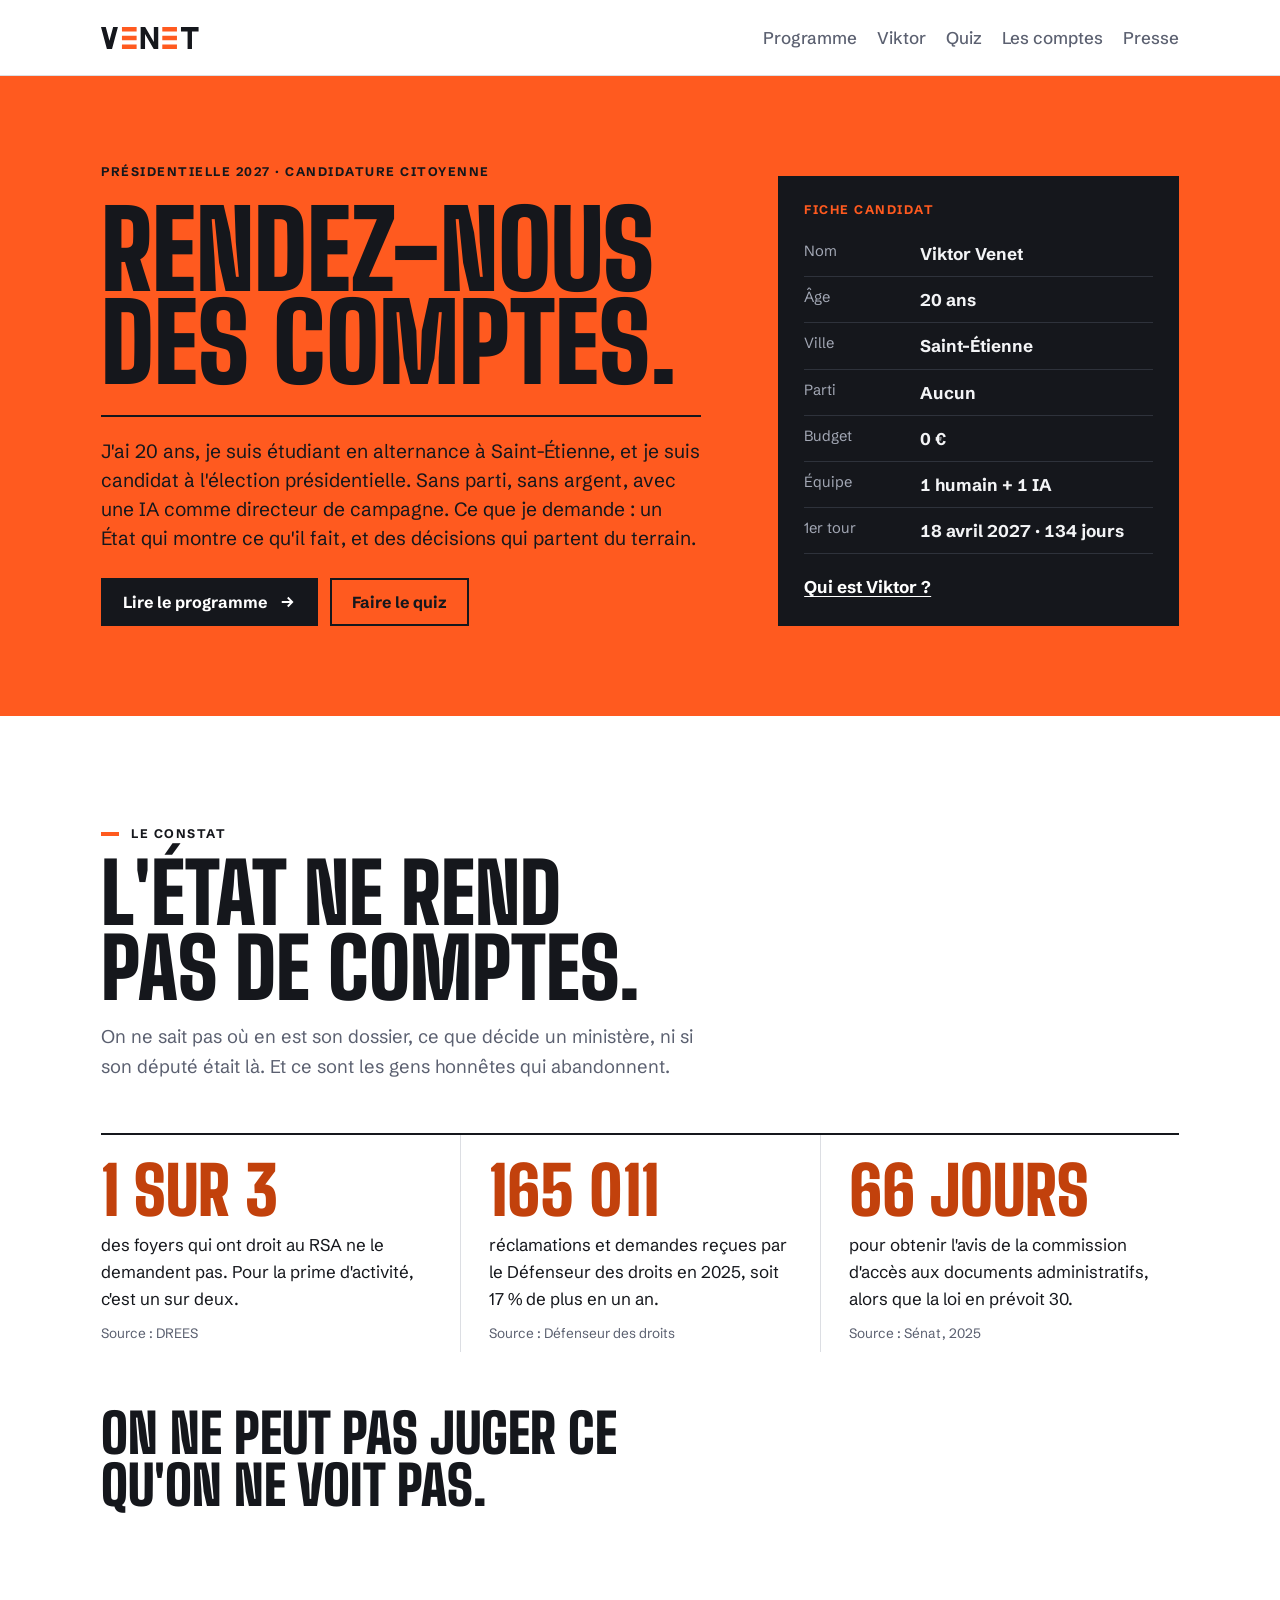
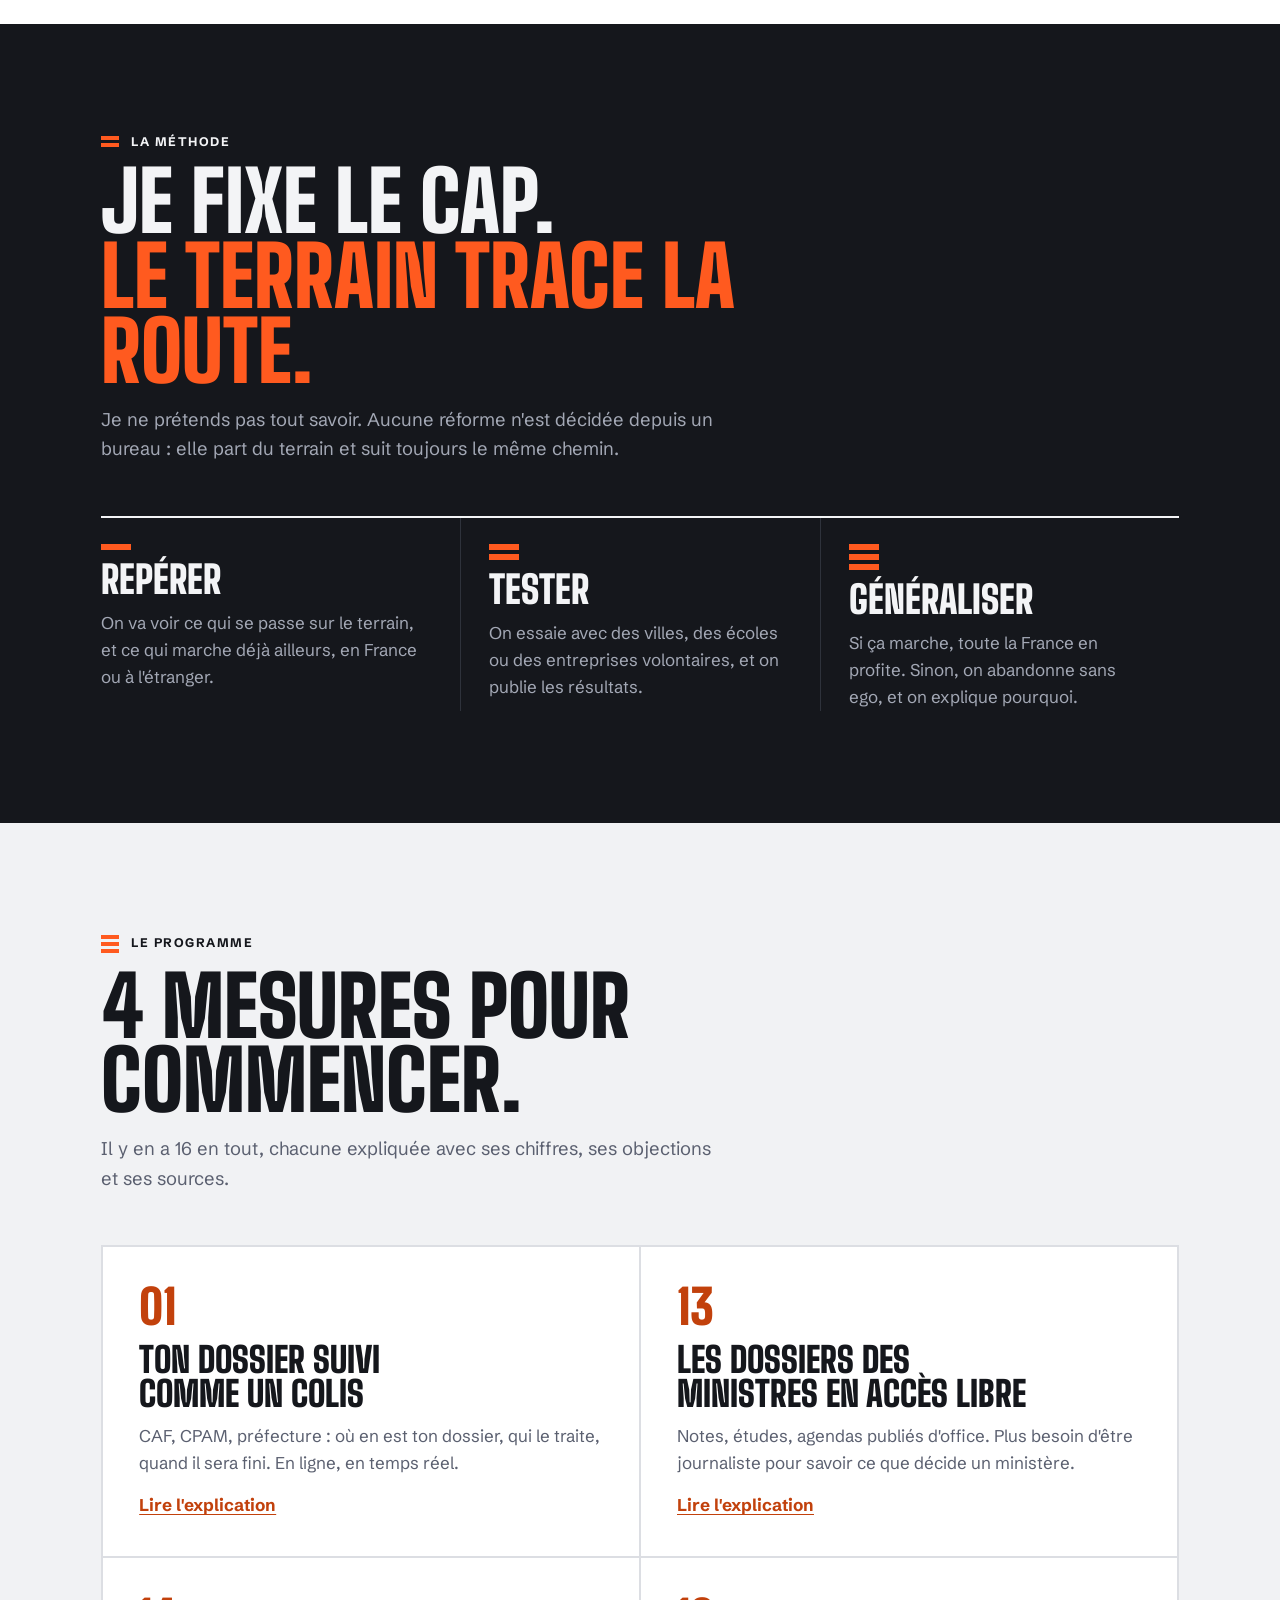
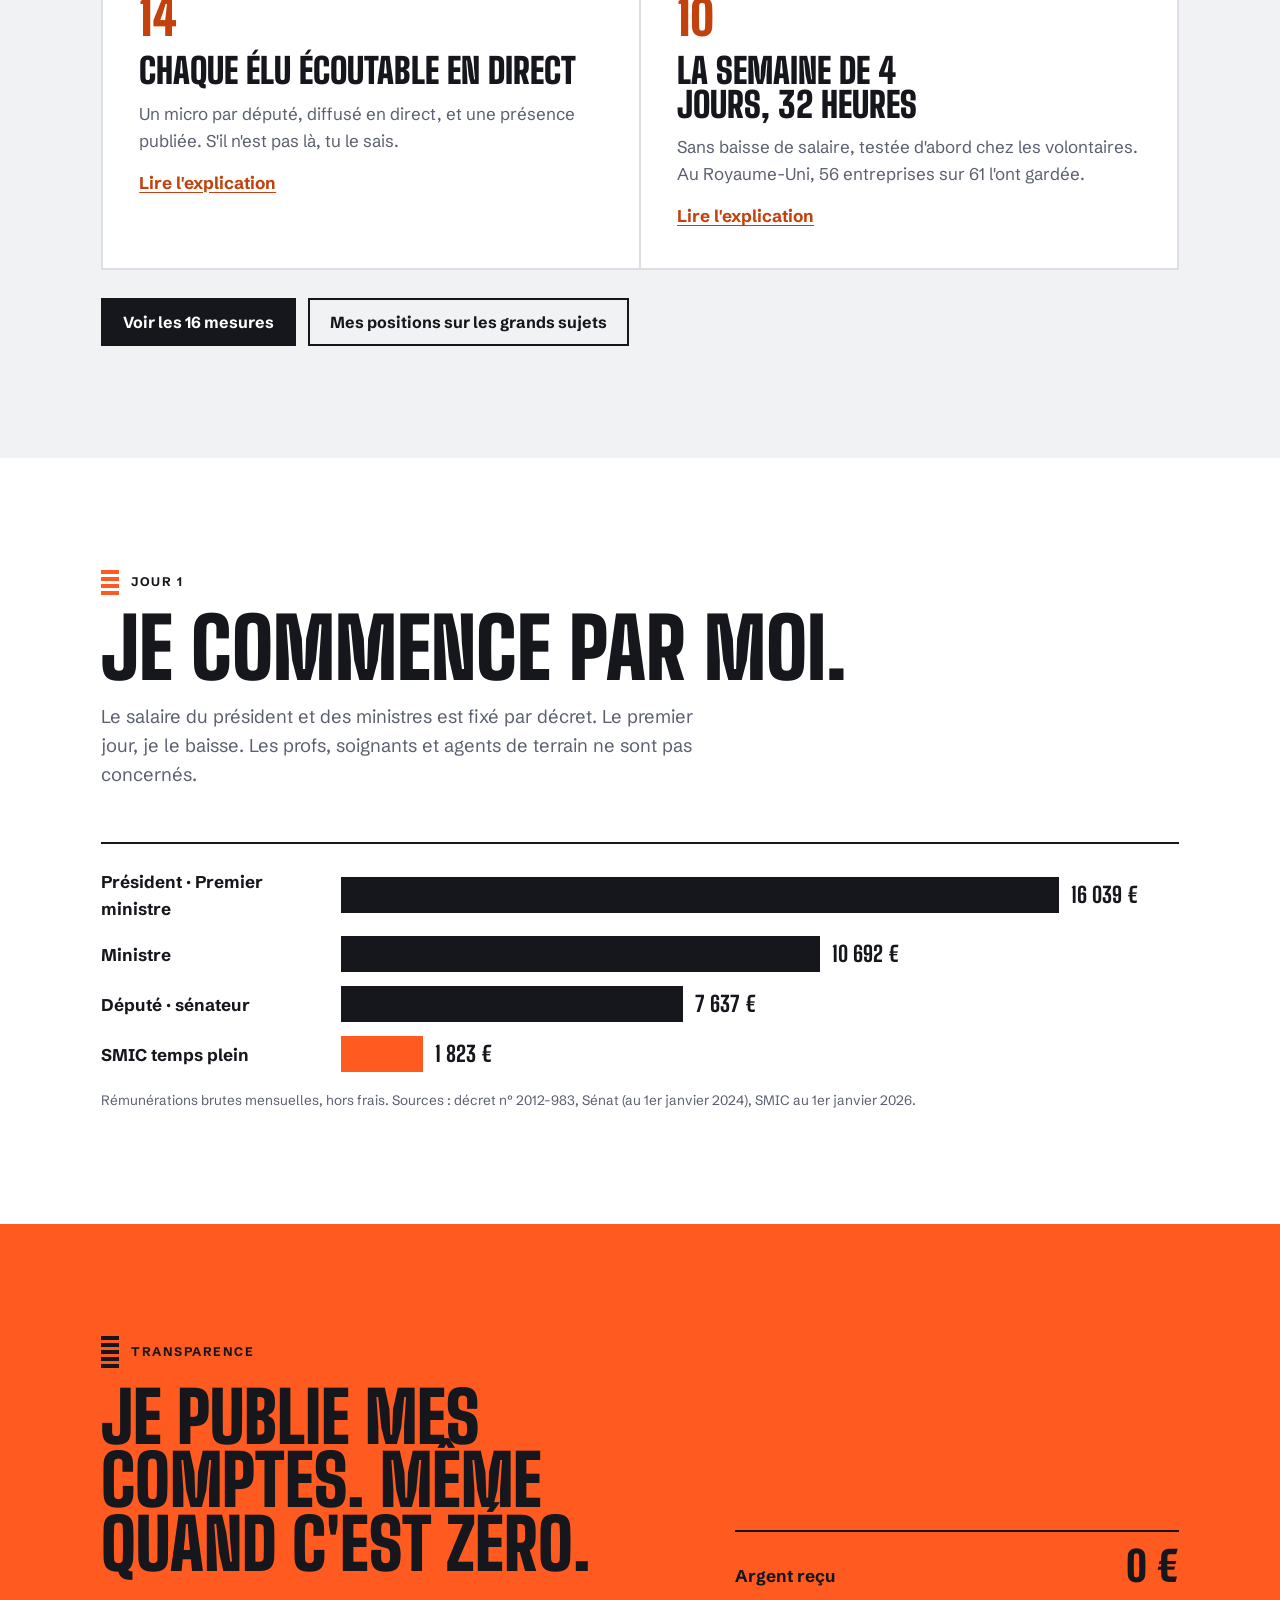
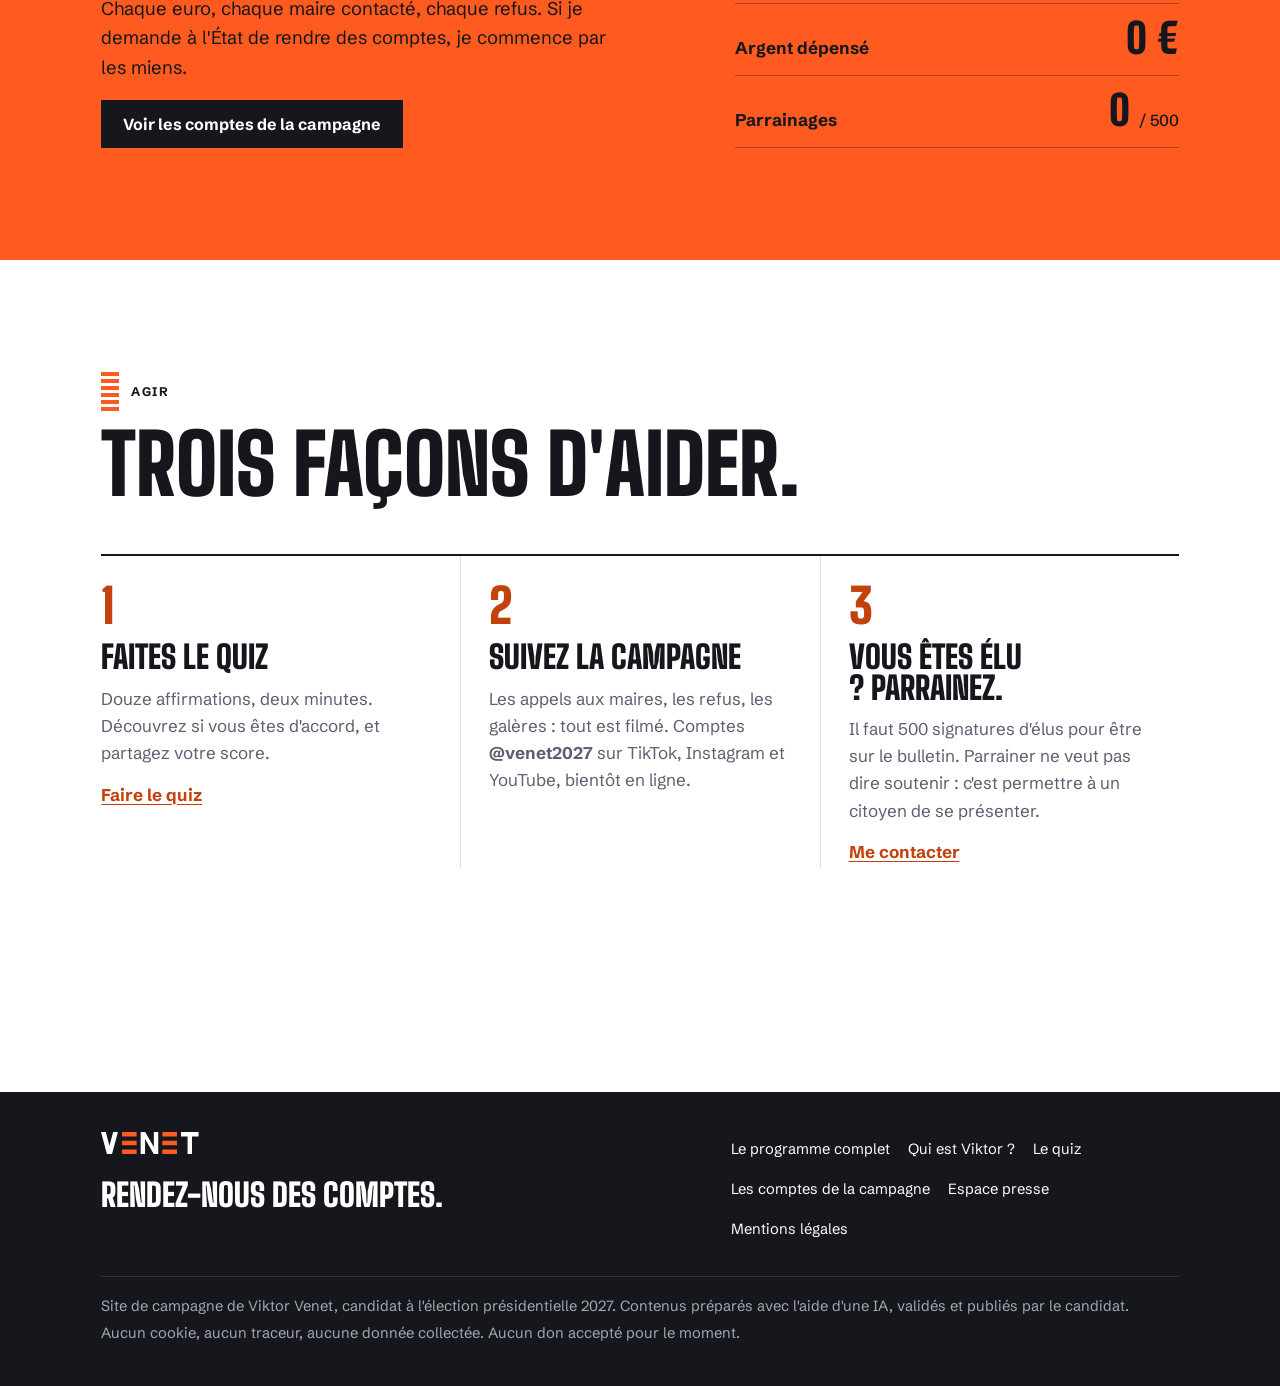
<file: index.html>
<!doctype html>
<html lang="fr">
<head>
<meta charset="utf-8">
<meta name="viewport" content="width=device-width, initial-scale=1, viewport-fit=cover">
<title>Viktor Venet 2027 · Rendez-nous des comptes</title>
<meta name="description" content="Viktor Venet, 20 ans, étudiant stéphanois sans parti, candidat à la présidentielle 2027. Un programme de 16 mesures pour un État qui rend des comptes.">
<link rel="canonical" href="https://viktor59000.github.io/Presidentielle/">

<meta property="og:type" content="website">
<meta property="og:locale" content="fr_FR">
<meta property="og:site_name" content="Venet 2027">
<meta property="og:url" content="https://viktor59000.github.io/Presidentielle/">
<meta property="og:title" content="Viktor Venet 2027 · Rendez-nous des comptes">
<meta property="og:description" content="Viktor Venet, 20 ans, étudiant stéphanois sans parti, candidat à la présidentielle 2027. Un programme de 16 mesures pour un État qui rend des comptes.">
<meta property="og:image" content="https://viktor59000.github.io/Presidentielle/img/og-index.png">
<meta property="og:image:width" content="1200">
<meta property="og:image:height" content="630">
<meta name="twitter:card" content="summary_large_image">
<link rel="icon" href="favicon.ico" sizes="48x48">
<link rel="icon" href="favicon.svg" type="image/svg+xml">
<link rel="apple-touch-icon" href="apple-touch-icon.png">
<link rel="manifest" href="site.webmanifest">
<meta name="theme-color" content="#FF5A1F">
<link rel="preload" href="fonts/BigShouldersDisplay-normal-latin.woff2" as="font" type="font/woff2" crossorigin>
<link rel="preload" href="fonts/SchibstedGrotesk-normal-latin.woff2" as="font" type="font/woff2" crossorigin>
<style>@font-face{font-family:'Big Shoulders Display';font-style:normal;font-weight:700;font-display:swap;src:url(fonts/BigShouldersDisplay-normal-latin-ext.woff2) format('woff2');unicode-range:U+0100-02BA, U+02BD-02C5, U+02C7-02CC, U+02CE-02D7, U+02DD-02FF, U+0304, U+0308, U+0329, U+1D00-1DBF, U+1E00-1E9F, U+1EF2-1EFF, U+2020, U+20A0-20AB, U+20AD-20C4, U+2113, U+2C60-2C7F, U+A720-A7FF;}
@font-face{font-family:'Big Shoulders Display';font-style:normal;font-weight:700;font-display:swap;src:url(fonts/BigShouldersDisplay-normal-latin.woff2) format('woff2');unicode-range:U+0000-00FF, U+0131, U+0152-0153, U+02BB-02BC, U+02C6, U+02DA, U+02DC, U+0304, U+0308, U+0329, U+2000-206F, U+20AC, U+2122, U+2191, U+2193, U+2212, U+2215, U+FEFF, U+FFFD;}
@font-face{font-family:'Big Shoulders Display';font-style:normal;font-weight:800;font-display:swap;src:url(fonts/BigShouldersDisplay-normal-latin-ext.woff2) format('woff2');unicode-range:U+0100-02BA, U+02BD-02C5, U+02C7-02CC, U+02CE-02D7, U+02DD-02FF, U+0304, U+0308, U+0329, U+1D00-1DBF, U+1E00-1E9F, U+1EF2-1EFF, U+2020, U+20A0-20AB, U+20AD-20C4, U+2113, U+2C60-2C7F, U+A720-A7FF;}
@font-face{font-family:'Big Shoulders Display';font-style:normal;font-weight:800;font-display:swap;src:url(fonts/BigShouldersDisplay-normal-latin.woff2) format('woff2');unicode-range:U+0000-00FF, U+0131, U+0152-0153, U+02BB-02BC, U+02C6, U+02DA, U+02DC, U+0304, U+0308, U+0329, U+2000-206F, U+20AC, U+2122, U+2191, U+2193, U+2212, U+2215, U+FEFF, U+FFFD;}
@font-face{font-family:'Big Shoulders Display';font-style:normal;font-weight:900;font-display:swap;src:url(fonts/BigShouldersDisplay-normal-latin-ext.woff2) format('woff2');unicode-range:U+0100-02BA, U+02BD-02C5, U+02C7-02CC, U+02CE-02D7, U+02DD-02FF, U+0304, U+0308, U+0329, U+1D00-1DBF, U+1E00-1E9F, U+1EF2-1EFF, U+2020, U+20A0-20AB, U+20AD-20C4, U+2113, U+2C60-2C7F, U+A720-A7FF;}
@font-face{font-family:'Big Shoulders Display';font-style:normal;font-weight:900;font-display:swap;src:url(fonts/BigShouldersDisplay-normal-latin.woff2) format('woff2');unicode-range:U+0000-00FF, U+0131, U+0152-0153, U+02BB-02BC, U+02C6, U+02DA, U+02DC, U+0304, U+0308, U+0329, U+2000-206F, U+20AC, U+2122, U+2191, U+2193, U+2212, U+2215, U+FEFF, U+FFFD;}
@font-face{font-family:'Schibsted Grotesk';font-style:italic;font-weight:400;font-display:swap;src:url(fonts/SchibstedGrotesk-italic-latin-ext.woff2) format('woff2');unicode-range:U+0100-02BA, U+02BD-02C5, U+02C7-02CC, U+02CE-02D7, U+02DD-02FF, U+0304, U+0308, U+0329, U+1D00-1DBF, U+1E00-1E9F, U+1EF2-1EFF, U+2020, U+20A0-20AB, U+20AD-20C4, U+2113, U+2C60-2C7F, U+A720-A7FF;}
@font-face{font-family:'Schibsted Grotesk';font-style:italic;font-weight:400;font-display:swap;src:url(fonts/SchibstedGrotesk-italic-latin.woff2) format('woff2');unicode-range:U+0000-00FF, U+0131, U+0152-0153, U+02BB-02BC, U+02C6, U+02DA, U+02DC, U+0304, U+0308, U+0329, U+2000-206F, U+20AC, U+2122, U+2191, U+2193, U+2212, U+2215, U+FEFF, U+FFFD;}
@font-face{font-family:'Schibsted Grotesk';font-style:normal;font-weight:400;font-display:swap;src:url(fonts/SchibstedGrotesk-normal-latin-ext.woff2) format('woff2');unicode-range:U+0100-02BA, U+02BD-02C5, U+02C7-02CC, U+02CE-02D7, U+02DD-02FF, U+0304, U+0308, U+0329, U+1D00-1DBF, U+1E00-1E9F, U+1EF2-1EFF, U+2020, U+20A0-20AB, U+20AD-20C4, U+2113, U+2C60-2C7F, U+A720-A7FF;}
@font-face{font-family:'Schibsted Grotesk';font-style:normal;font-weight:400;font-display:swap;src:url(fonts/SchibstedGrotesk-normal-latin.woff2) format('woff2');unicode-range:U+0000-00FF, U+0131, U+0152-0153, U+02BB-02BC, U+02C6, U+02DA, U+02DC, U+0304, U+0308, U+0329, U+2000-206F, U+20AC, U+2122, U+2191, U+2193, U+2212, U+2215, U+FEFF, U+FFFD;}
@font-face{font-family:'Schibsted Grotesk';font-style:normal;font-weight:500;font-display:swap;src:url(fonts/SchibstedGrotesk-normal-latin-ext.woff2) format('woff2');unicode-range:U+0100-02BA, U+02BD-02C5, U+02C7-02CC, U+02CE-02D7, U+02DD-02FF, U+0304, U+0308, U+0329, U+1D00-1DBF, U+1E00-1E9F, U+1EF2-1EFF, U+2020, U+20A0-20AB, U+20AD-20C4, U+2113, U+2C60-2C7F, U+A720-A7FF;}
@font-face{font-family:'Schibsted Grotesk';font-style:normal;font-weight:500;font-display:swap;src:url(fonts/SchibstedGrotesk-normal-latin.woff2) format('woff2');unicode-range:U+0000-00FF, U+0131, U+0152-0153, U+02BB-02BC, U+02C6, U+02DA, U+02DC, U+0304, U+0308, U+0329, U+2000-206F, U+20AC, U+2122, U+2191, U+2193, U+2212, U+2215, U+FEFF, U+FFFD;}
@font-face{font-family:'Schibsted Grotesk';font-style:normal;font-weight:700;font-display:swap;src:url(fonts/SchibstedGrotesk-normal-latin-ext.woff2) format('woff2');unicode-range:U+0100-02BA, U+02BD-02C5, U+02C7-02CC, U+02CE-02D7, U+02DD-02FF, U+0304, U+0308, U+0329, U+1D00-1DBF, U+1E00-1E9F, U+1EF2-1EFF, U+2020, U+20A0-20AB, U+20AD-20C4, U+2113, U+2C60-2C7F, U+A720-A7FF;}
@font-face{font-family:'Schibsted Grotesk';font-style:normal;font-weight:700;font-display:swap;src:url(fonts/SchibstedGrotesk-normal-latin.woff2) format('woff2');unicode-range:U+0000-00FF, U+0131, U+0152-0153, U+02BB-02BC, U+02C6, U+02DA, U+02DC, U+0304, U+0308, U+0329, U+2000-206F, U+20AC, U+2122, U+2191, U+2193, U+2212, U+2215, U+FEFF, U+FFFD;}

:root {
  --paper: #ffffff; --paper-2: #f1f2f4; --ink: #15171c; --muted: #5b6070; --rule: #dcdee3;
  --orange: #ff5a1f; --orange-text: #c2410c; --ok: #1f7a4d;
  --ff-display: "Big Shoulders Display", "Arial Narrow", Impact, sans-serif;
  --ff-body: "Schibsted Grotesk", system-ui, -apple-system, "Segoe UI", sans-serif;
}
@media (prefers-color-scheme: dark) {
  :root:not([data-theme="light"]) { --paper: #15171c; --paper-2: #1e2128; --ink: #f3f4f6; --muted: #a3a8b5; --rule: #2e323b; --orange-text: #ff7a45; --ok: #4ccf8f; color-scheme: dark; }
}
:root[data-theme="dark"] { --paper: #15171c; --paper-2: #1e2128; --ink: #f3f4f6; --muted: #a3a8b5; --rule: #2e323b; --orange-text: #ff7a45; --ok: #4ccf8f; color-scheme: dark; }
*, *::before, *::after { box-sizing: border-box; }
html { scroll-behavior: smooth; scroll-padding-top: 80px; }
@media (prefers-reduced-motion: reduce) { html { scroll-behavior: auto; } }
body { margin: 0; background: var(--paper); color: var(--ink); font: 400 1.0625rem/1.6 var(--ff-body); -webkit-font-smoothing: antialiased; padding: env(safe-area-inset-top, 0px) 0 env(safe-area-inset-bottom, 0px); }
a { color: var(--orange-text); text-underline-offset: 3px; }
:focus-visible { outline: 3px solid var(--orange); outline-offset: 3px; }
h1, h2, h3, h4, p { margin: 0; }
h1, h2, h3 { font-family: var(--ff-display); font-weight: 900; text-transform: uppercase; line-height: .92; text-wrap: balance; }
.wrap { max-width: 1180px; margin: 0 auto; padding-inline: max(16px, 4vw); }
.top { position: sticky; top: env(safe-area-inset-top, 0px); z-index: 10; background: var(--paper); border-bottom: 1px solid var(--rule); }
.top .wrap { display: flex; flex-wrap: wrap; align-items: center; justify-content: space-between; gap: 6px 24px; padding-block: 14px; }
.logo { display: inline-flex; }
.logo svg { height: 22px; width: auto; display: block; }
.logo .l { fill: var(--ink); } .logo .b { fill: var(--orange); }
.top nav { display: flex; flex-wrap: wrap; margin-inline: -10px; }
.top nav a { color: var(--muted); text-decoration: none; font-weight: 500; padding: 10px; min-height: 44px; display: inline-flex; align-items: center; }
.top nav a:hover, .top nav a[aria-current] { color: var(--ink); }
.cover { background: var(--orange); color: #15171c; }
.cover .wrap { padding-block: clamp(40px, 6vw, 72px); display: grid; gap: 18px; }
.cover .k { font: 700 .78rem var(--ff-body); letter-spacing: .12em; text-transform: uppercase; }
.cover h1 { font-size: clamp(3rem, 10vw, 7.5rem); line-height: .86; }
.cover p { font-size: 1.15rem; max-width: 56ch; border-top: 2px solid #15171c; padding-top: 16px; }
section.sec { padding-block: clamp(48px, 7vw, 88px) 0; }
.sec h2 { font-size: clamp(2.2rem, 5vw, 3.6rem); margin-bottom: 8px; }
.sec .intro { color: var(--muted); max-width: 60ch; margin-bottom: 28px; }
.rule { border-top: 2px solid var(--ink); }
.btn { display: inline-flex; align-items: center; gap: 10px; min-height: 48px; padding: 0 20px; font: 700 1rem var(--ff-body); text-decoration: none; border: 2px solid var(--ink); color: var(--ink); background: transparent; cursor: pointer; transition: background-color .2s, color .2s; }
.btn:hover { background: var(--ink); color: var(--paper); }
.btn.solid { background: var(--ink); color: var(--paper); }
.btn.solid:hover { background: transparent; color: var(--ink); }
footer { margin-top: clamp(72px, 10vw, 112px); background: #15171c; color: #a3a8b5; }
footer .wrap { padding-block: 40px; font-size: .92rem; display: grid; gap: 8px; }
footer strong { color: #fff; }
footer .logo .l { fill: #fff; }

.skip { position: absolute; left: -9999px; }
.skip:focus { left: 16px; top: 16px; background: var(--ink); color: var(--paper); padding: 10px 14px; z-index: 20; }
footer .wrap { grid-template-columns: minmax(0, 1.3fr) minmax(0, 1fr); gap: 28px 48px; }
footer .slogan { font: 900 2rem/1 var(--ff-display); text-transform: uppercase; color: #fff; margin-top: 18px; }
footer .liens { display: flex; flex-wrap: wrap; gap: 4px 18px; margin: 0; padding: 0; list-style: none; }
footer .liens a { color: #fff; text-decoration: none; display: inline-flex; min-height: 36px; align-items: center; }
footer .liens a:hover { color: var(--orange); }
footer .legal { grid-column: 1 / -1; border-top: 1px solid #2e323b; padding-top: 18px; display: grid; gap: 4px; }
@media (max-width: 860px) { footer .wrap { grid-template-columns: minmax(0, 1fr); } }
:root { --on-orange: #15171c; }
.label { display: inline-flex; align-items: center; gap: 12px; font: 700 .78rem/1 var(--ff-body); letter-spacing: .12em; text-transform: uppercase; }
.bars { display: inline-grid; gap: 3px; width: 18px; flex: none; }
.bars i { display: block; height: 4px; background: var(--orange); }
.band { padding-block: clamp(64px, 9vw, 112px); }
.head { display: grid; gap: 16px; max-width: 760px; margin-bottom: clamp(32px, 5vw, 52px); }
.head h2 { font-size: clamp(2.6rem, 7vw, 5.2rem); line-height: .9; }
.head p { color: var(--muted); font-size: 1.15rem; max-width: 56ch; }

/* Bandeau d'ouverture */
.hero { background: var(--orange); color: var(--on-orange); }
.hero .label .bars i { background: var(--on-orange); }
.hero-grid { display: grid; grid-template-columns: minmax(0, 1.55fr) minmax(0, 1fr); gap: 40px 56px; align-items: end; padding-block: clamp(44px, 7vw, 92px); }
.hero-text { display: grid; gap: 26px; }
.hero h1 { font-size: clamp(3.4rem, 8.4vw, 7.6rem); line-height: .86; }
@media (max-width: 900px) { .hero h1 { font-size: clamp(3.4rem, 15vw, 7.6rem); } }
.hero-lead { font-size: 1.2rem; line-height: 1.5; max-width: 50ch; border-top: 2px solid var(--on-orange); padding-top: 20px; }
.cta { display: flex; flex-wrap: wrap; gap: 12px; }
.hero .btn { border-color: #15171c; color: #15171c; }
.hero .btn.solid { background: #15171c; color: #fff; }
.hero .btn.solid:hover { background: transparent; color: #15171c; }
.hero .btn.line:hover { background: #15171c; color: #fff; }
.btn svg { width: 18px; height: 18px; }
.fiche { background: #15171c; color: #f3f4f6; padding: 26px 26px 22px; display: grid; gap: 14px; }
.fiche-titre { font: 700 .78rem var(--ff-body); letter-spacing: .12em; text-transform: uppercase; color: var(--orange); }
.fiche dl { margin: 0; display: grid; }
.fiche dl div { display: grid; grid-template-columns: 6.5rem minmax(0, 1fr); gap: 12px; padding-block: 9px; border-bottom: 1px solid #2e323b; }
.fiche dt { color: #a3a8b5; font-size: .92rem; }
.fiche dd { margin: 0; font-weight: 700; font-variant-numeric: tabular-nums; }
.fiche-lien { color: #fff; font-weight: 700; justify-self: start; min-height: 36px; display: inline-flex; align-items: center; }
.fiche-lien:hover { color: var(--orange); }

/* Le constat : trois chiffres */
.constat { background: var(--paper); }
.chiffres { display: grid; grid-template-columns: repeat(3, minmax(0, 1fr)); border-top: 2px solid var(--ink); }
.chiffre { padding: 26px 28px 8px 0; display: grid; gap: 10px; align-content: start; }
.chiffre + .chiffre { padding-left: 28px; border-left: 1px solid var(--rule); }
.chiffre .big { white-space: nowrap; font: 900 clamp(3rem, 5.2vw, 4.6rem)/.9 var(--ff-display); color: var(--orange-text); text-transform: uppercase; font-variant-numeric: tabular-nums; }
.chiffre .src, .jour1 .src { color: var(--muted); font-size: .85rem; }
.punch { margin-top: clamp(36px, 5vw, 56px); font: 900 clamp(2rem, 4.6vw, 3.4rem)/.95 var(--ff-display); text-transform: uppercase; max-width: 22ch; }

/* La méthode : bande encre */
.methode { background: #15171c; color: #f3f4f6; }
.methode .head p { color: #a3a8b5; }
.methode h2 span { color: var(--orange); }
.etapes { list-style: none; margin: 0; padding: 0; display: grid; grid-template-columns: repeat(3, minmax(0, 1fr)); border-top: 2px solid #f3f4f6; }
.etapes li { padding: 26px 28px 0 0; display: grid; gap: 12px; align-content: start; }
.etapes li + li { padding-left: 28px; border-left: 1px solid #2e323b; }
.etapes .bars { width: 30px; gap: 4px; }
.etapes .bars i { height: 6px; }
.etapes h3 { font-size: 2.4rem; }
.etapes p { color: #a3a8b5; }

/* Mesures phares */
.phares { background: var(--paper-2); }
.cartes { display: grid; grid-template-columns: repeat(2, minmax(0, 1fr)); gap: 2px; background: var(--rule); border: 2px solid var(--rule); }
.carte { background: var(--paper); padding: clamp(24px, 3.5vw, 36px); display: grid; gap: 12px; align-content: start; }
.carte .no { font: 900 3rem/1 var(--ff-display); color: var(--orange-text); }
.carte h3 { font-size: clamp(1.7rem, 3vw, 2.2rem); line-height: .95; }
.carte p { color: var(--muted); }
.carte a { font-weight: 700; justify-self: start; min-height: 32px; display: inline-flex; align-items: center; }
.suite { display: flex; flex-wrap: wrap; gap: 12px; margin-top: 28px; }

/* Jour 1 */
.jour1 { background: var(--paper); }
.chart { display: grid; gap: 14px; border-top: 2px solid var(--ink); padding-top: 24px; margin-bottom: 18px; }
.barrow { display: grid; grid-template-columns: minmax(0, 14rem) minmax(0, 1fr); gap: 16px; align-items: center; }
.barrow .who { font-weight: 700; }
.track { display: flex; align-items: center; gap: 12px; min-width: 0; }
.fill { height: 36px; background: var(--ink); flex: none; }
.barrow.smic .fill { background: var(--orange); }
.amt { font: 800 1.35rem var(--ff-display); font-variant-numeric: tabular-nums; white-space: nowrap; }

/* Les comptes : bande orange */
.comptes { background: var(--orange); color: var(--on-orange); }
.comptes .bars i { background: var(--on-orange); }
.comptes-grid { display: grid; grid-template-columns: minmax(0, 1.3fr) minmax(0, 1fr); gap: 32px 56px; align-items: end; }
.comptes-grid > div { display: grid; gap: 18px; justify-items: start; }
.comptes h2 { font-size: clamp(2.4rem, 6vw, 4.4rem); line-height: .9; }
.comptes p { font-size: 1.15rem; max-width: 46ch; }
.comptes .btn { border-color: #15171c; background: #15171c; color: #fff; }
.comptes .btn:hover { background: transparent; color: #15171c; }
.mini { margin: 0; display: grid; border-top: 2px solid #15171c; }
.mini div { display: flex; justify-content: space-between; align-items: baseline; gap: 16px; padding-block: 14px; border-bottom: 1px solid rgba(21, 23, 28, .35); }
.mini dt { font-weight: 700; }
.mini dd { margin: 0; font: 900 2.6rem/1 var(--ff-display); font-variant-numeric: tabular-nums; }
.mini small { font: 500 1rem var(--ff-body); }

/* Agir */
.agir { background: var(--paper); }
.actions { display: grid; grid-template-columns: repeat(3, minmax(0, 1fr)); border-top: 2px solid var(--ink); }
.action { padding: 26px 28px 0 0; display: grid; gap: 12px; align-content: start; }
.action + .action { padding-left: 28px; border-left: 1px solid var(--rule); }
.action .no { font: 900 3rem/1 var(--ff-display); color: var(--orange-text); }
.action h3 { font-size: 2rem; line-height: .95; }
.action p { color: var(--muted); }
.action a { font-weight: 700; justify-self: start; min-height: 32px; display: inline-flex; align-items: center; }

@media (max-width: 900px) {
  .hero-grid, .comptes-grid { grid-template-columns: minmax(0, 1fr); }
  .chiffres, .etapes, .actions { grid-template-columns: minmax(0, 1fr); }
  .chiffre + .chiffre, .etapes li + li, .action + .action { padding-left: 0; border-left: 0; border-top: 1px solid var(--rule); }
  .etapes li + li { border-top-color: #2e323b; }
  .chiffre, .etapes li, .action { padding-right: 0; padding-bottom: 22px; }
  .cartes { grid-template-columns: minmax(0, 1fr); }
}
@media (max-width: 600px) {
  .barrow { grid-template-columns: minmax(0, 1fr); gap: 6px; }
  .fill { height: 26px; }
}

.more { display: inline-flex; margin-top: 10px; font: 700 .9rem var(--ff-body); color: var(--orange-text); text-decoration: underline; text-underline-offset: 3px; min-height: 32px; align-items: center; }
.more:hover { color: var(--ink); }
.ligne .modele + .more { margin-left: 14px; }
</style>
</head>
<body>
<a class="skip" href="#contenu">Aller au contenu</a>
<header class="top"><div class="wrap">
  <a class="logo" href="index.html" aria-label="Venet 2027, accueil"><svg viewBox="24 68 532.3 120" aria-hidden="true"><path class="l" d="M24 68 L50 68 L70.15 143.2 L90.3 68 L116.3 68 L84.15 188 L56.15 188 Z M240.3 68 L264.96 68 L312.3 150 L312.3 68 L336.3 68 L336.3 188 L311.64 188 L264.3 106 L264.3 188 L240.3 188 Z M460.3 68 L556.3 68 L556.3 92 L520.3 92 L520.3 188 L496.3 188 L496.3 92 L460.3 92 Z"/><path class="b" d="M138.3 68 L218.3 68 L218.3 92 L138.3 92 Z M138.3 116 L218.3 116 L218.3 140 L138.3 140 Z M138.3 164 L218.3 164 L218.3 188 L138.3 188 Z M358.3 68 L438.3 68 L438.3 92 L358.3 92 Z M358.3 116 L438.3 116 L438.3 140 L358.3 140 Z M358.3 164 L438.3 164 L438.3 188 L358.3 188 Z"/></svg></a>
  <nav aria-label="Navigation principale"><a href="programme.html">Programme</a><a href="viktor.html">Viktor</a><a href="quiz.html">Quiz</a><a href="comptes.html">Les comptes</a><a href="presse.html">Presse</a></nav>
</div></header>
<main id="contenu">

<section class="hero">
  <div class="wrap hero-grid">
    <div class="hero-text">
      <span class="label">Présidentielle 2027 · candidature citoyenne</span>
      <h1>Rendez-nous<br>des comptes.</h1>
      <p class="hero-lead">J'ai 20 ans, je suis étudiant en alternance à Saint-Étienne, et je suis candidat à l'élection présidentielle. Sans parti, sans argent, avec une IA comme directeur de campagne. Ce que je demande : un État qui montre ce qu'il fait, et des décisions qui partent du terrain.</p>
      <div class="cta">
        <a class="btn solid" href="programme.html">Lire le programme
          <svg viewBox="0 0 24 24" fill="none" stroke="currentColor" stroke-width="2.4" aria-hidden="true"><path d="M5 12h14M13 6l6 6-6 6"/></svg></a>
        <a class="btn line" href="quiz.html">Faire le quiz</a>
      </div>
    </div>
    <aside class="fiche" aria-label="Fiche du candidat">
      <p class="fiche-titre">Fiche candidat</p>
      <dl>
        <div><dt>Nom</dt><dd>Viktor Venet</dd></div>
        <div><dt>Âge</dt><dd>20 ans</dd></div>
        <div><dt>Ville</dt><dd>Saint-Étienne</dd></div>
        <div><dt>Parti</dt><dd>Aucun</dd></div>
        <div><dt>Budget</dt><dd>0 €</dd></div>
        <div><dt>Équipe</dt><dd>1 humain + 1 IA</dd></div>
        <div><dt>1er tour</dt><dd>18 avril 2027 · <span id="jours">185</span> jours</dd></div>
      </dl>
      <a class="fiche-lien" href="viktor.html">Qui est Viktor ?</a>
    </aside>
  </div>
</section>

<section class="band constat" aria-labelledby="t-constat">
  <div class="wrap">
    <div class="head">
      <span class="label"><span class="bars" aria-hidden="true"><i></i></span>Le constat</span>
      <h2 id="t-constat">L'État ne rend pas de comptes.</h2>
      <p>On ne sait pas où en est son dossier, ce que décide un ministère, ni si son député était là. Et ce sont les gens honnêtes qui abandonnent.</p>
    </div>
    <div class="chiffres">
      <div class="chiffre"><p class="big">1 sur 3</p><p>des foyers qui ont droit au RSA ne le demandent pas. Pour la prime d'activité, c'est un sur deux.</p><p class="src">Source : DREES</p></div>
      <div class="chiffre"><p class="big">165 011</p><p>réclamations et demandes reçues par le Défenseur des droits en 2025, soit 17 % de plus en un an.</p><p class="src">Source : Défenseur des droits</p></div>
      <div class="chiffre"><p class="big">66 jours</p><p>pour obtenir l'avis de la commission d'accès aux documents administratifs, alors que la loi en prévoit 30.</p><p class="src">Source : Sénat, 2025</p></div>
    </div>
    <p class="punch">On ne peut pas juger ce qu'on ne voit pas.</p>
  </div>
</section>

<section class="band methode" aria-labelledby="t-methode">
  <div class="wrap">
    <div class="head">
      <span class="label"><span class="bars" aria-hidden="true"><i></i><i></i></span>La méthode</span>
      <h2 id="t-methode">Je fixe le cap.<br><span>Le terrain trace la route.</span></h2>
      <p>Je ne prétends pas tout savoir. Aucune réforme n'est décidée depuis un bureau : elle part du terrain et suit toujours le même chemin.</p>
    </div>
    <ol class="etapes">
      <li><span class="bars" aria-hidden="true"><i></i></span><h3>Repérer</h3><p>On va voir ce qui se passe sur le terrain, et ce qui marche déjà ailleurs, en France ou à l'étranger.</p></li>
      <li><span class="bars" aria-hidden="true"><i></i><i></i></span><h3>Tester</h3><p>On essaie avec des villes, des écoles ou des entreprises volontaires, et on publie les résultats.</p></li>
      <li><span class="bars" aria-hidden="true"><i></i><i></i><i></i></span><h3>Généraliser</h3><p>Si ça marche, toute la France en profite. Sinon, on abandonne sans ego, et on explique pourquoi.</p></li>
    </ol>
  </div>
</section>

<section class="band phares" aria-labelledby="t-phares">
  <div class="wrap">
    <div class="head">
      <span class="label"><span class="bars" aria-hidden="true"><i></i><i></i><i></i></span>Le programme</span>
      <h2 id="t-phares">4 mesures pour commencer.</h2>
      <p>Il y en a 16 en tout, chacune expliquée avec ses chiffres, ses objections et ses sources.</p>
    </div>
    <div class="cartes">
      <article class="carte"><span class="no">01</span><h3>Ton dossier suivi comme un colis</h3><p>CAF, CPAM, préfecture : où en est ton dossier, qui le traite, quand il sera fini. En ligne, en temps réel.</p><a href="programme.html#mesure-1-ton-dossier-suivi-comme-un-colis">Lire l'explication</a></article>
      <article class="carte"><span class="no">13</span><h3>Les dossiers des ministres en accès libre</h3><p>Notes, études, agendas publiés d'office. Plus besoin d'être journaliste pour savoir ce que décide un ministère.</p><a href="programme.html#mesure-13-les-dossiers-des-ministres-en-acces-libre">Lire l'explication</a></article>
      <article class="carte"><span class="no">14</span><h3>Chaque élu écoutable en direct</h3><p>Un micro par député, diffusé en direct, et une présence publiée. S'il n'est pas là, tu le sais.</p><a href="programme.html#mesure-14-chaque-elu-ecoutable-en-direct-et-sa-presence-publ">Lire l'explication</a></article>
      <article class="carte"><span class="no">10</span><h3>La semaine de 4 jours, 32 heures</h3><p>Sans baisse de salaire, testée d'abord chez les volontaires. Au Royaume-Uni, 56 entreprises sur 61 l'ont gardée.</p><a href="programme.html#mesure-10-la-semaine-de-4-jours-32-heures">Lire l'explication</a></article>
    </div>
    <div class="suite">
      <a class="btn solid" href="programme.html#partie-3-les-16-mesures">Voir les 16 mesures</a>
      <a class="btn line" href="programme.html#partie-4-mes-positions-sur-les-grands-sujets">Mes positions sur les grands sujets</a>
    </div>
  </div>
</section>

<section class="band jour1" aria-labelledby="t-jour1">
  <div class="wrap">
    <div class="head">
      <span class="label"><span class="bars" aria-hidden="true"><i></i><i></i><i></i><i></i></span>Jour 1</span>
      <h2 id="t-jour1">Je commence par moi.</h2>
      <p>Le salaire du président et des ministres est fixé par décret. Le premier jour, je le baisse. Les profs, soignants et agents de terrain ne sont pas concernés.</p>
    </div>
    <div class="chart" role="img" aria-label="Rémunérations brutes mensuelles : président et Premier ministre 16 039 euros, ministre 10 692 euros, député ou sénateur 7 637 euros, SMIC 1 823 euros.">
      <div class="barrow"><span class="who">Président · Premier ministre</span><div class="track"><span class="fill" style="width:calc((100% - 7.5rem) * 1)"></span><span class="amt">16 039 €</span></div></div>
      <div class="barrow"><span class="who">Ministre</span><div class="track"><span class="fill" style="width:calc((100% - 7.5rem) * .6666)"></span><span class="amt">10 692 €</span></div></div>
      <div class="barrow"><span class="who">Député · sénateur</span><div class="track"><span class="fill" style="width:calc((100% - 7.5rem) * .4762)"></span><span class="amt">7 637 €</span></div></div>
      <div class="barrow smic"><span class="who">SMIC temps plein</span><div class="track"><span class="fill" style="width:calc((100% - 7.5rem) * .1137)"></span><span class="amt">1 823 €</span></div></div>
    </div>
    <p class="src">Rémunérations brutes mensuelles, hors frais. Sources : décret n° 2012-983, Sénat (au 1er janvier 2024), SMIC au 1er janvier 2026.</p>
  </div>
</section>

<section class="band comptes" aria-labelledby="t-comptes">
  <div class="wrap comptes-grid">
    <div>
      <span class="label"><span class="bars" aria-hidden="true"><i></i><i></i><i></i><i></i><i></i></span>Transparence</span>
      <h2 id="t-comptes">Je publie mes comptes. Même quand c'est zéro.</h2>
      <p>Chaque euro, chaque maire contacté, chaque refus. Si je demande à l'État de rendre des comptes, je commence par les miens.</p>
      <a class="btn solid" href="comptes.html">Voir les comptes de la campagne</a>
    </div>
    <dl class="mini">
      <div><dt>Argent reçu</dt><dd>0 €</dd></div>
      <div><dt>Argent dépensé</dt><dd>0 €</dd></div>
      <div><dt>Parrainages</dt><dd>0 <small>/ 500</small></dd></div>
    </dl>
  </div>
</section>

<section class="band agir" id="rejoindre" aria-labelledby="t-agir">
  <div class="wrap">
    <div class="head">
      <span class="label"><span class="bars" aria-hidden="true"><i></i><i></i><i></i><i></i><i></i><i></i></span>Agir</span>
      <h2 id="t-agir">Trois façons d'aider.</h2>
    </div>
    <div class="actions">
      <div class="action"><span class="no">1</span><h3>Faites le quiz</h3><p>Douze affirmations, deux minutes. Découvrez si vous êtes d'accord, et partagez votre score.</p><a href="quiz.html">Faire le quiz</a></div>
      <div class="action"><span class="no">2</span><h3>Suivez la campagne</h3><p>Les appels aux maires, les refus, les galères : tout est filmé. Comptes <strong>@venet2027</strong> sur TikTok, Instagram et YouTube, bientôt en ligne.</p></div>
      <div class="action maire"><span class="no">3</span><h3>Vous êtes élu ? Parrainez.</h3><p>Il faut 500 signatures d'élus pour être sur le bulletin. Parrainer ne veut pas dire soutenir : c'est permettre à un citoyen de se présenter.</p><a href="presse.html#contact">Me contacter</a></div>
    </div>
  </div>
</section>

</main>
<footer><div class="wrap">
  <div>
    <a class="logo" href="index.html" aria-label="Venet 2027, accueil"><svg viewBox="24 68 532.3 120" aria-hidden="true"><path class="l" d="M24 68 L50 68 L70.15 143.2 L90.3 68 L116.3 68 L84.15 188 L56.15 188 Z M240.3 68 L264.96 68 L312.3 150 L312.3 68 L336.3 68 L336.3 188 L311.64 188 L264.3 106 L264.3 188 L240.3 188 Z M460.3 68 L556.3 68 L556.3 92 L520.3 92 L520.3 188 L496.3 188 L496.3 92 L460.3 92 Z"/><path class="b" d="M138.3 68 L218.3 68 L218.3 92 L138.3 92 Z M138.3 116 L218.3 116 L218.3 140 L138.3 140 Z M138.3 164 L218.3 164 L218.3 188 L138.3 188 Z M358.3 68 L438.3 68 L438.3 92 L358.3 92 Z M358.3 116 L438.3 116 L438.3 140 L358.3 140 Z M358.3 164 L438.3 164 L438.3 188 L358.3 188 Z"/></svg></a>
    <p class="slogan">Rendez-nous des comptes.</p>
  </div>
  <ul class="liens">
    <li><a href="programme.html">Le programme complet</a></li>
    <li><a href="viktor.html">Qui est Viktor ?</a></li>
    <li><a href="quiz.html">Le quiz</a></li>
    <li><a href="comptes.html">Les comptes de la campagne</a></li>
    <li><a href="presse.html">Espace presse</a></li>
    <li><a href="mentions-legales.html">Mentions légales</a></li>
  </ul>
  <div class="legal">
    <p>Site de campagne de Viktor Venet, candidat à l'élection présidentielle 2027. Contenus préparés avec l'aide d'une IA, validés et publiés par le candidat.</p>
    <p>Aucun cookie, aucun traceur, aucune donnée collectée. Aucun don accepté pour le moment.</p>
  </div>
</div></footer>
<script>
(function () {
  var el = document.getElementById('jours'); if (!el) return;
  var auj = new Date(); auj.setHours(0, 0, 0, 0);
  var j = Math.round((new Date(2027, 3, 18) - auj) / 86400000);
  if (j >= 0) el.textContent = j;
})();
</script>
</body>
</html>
</file>
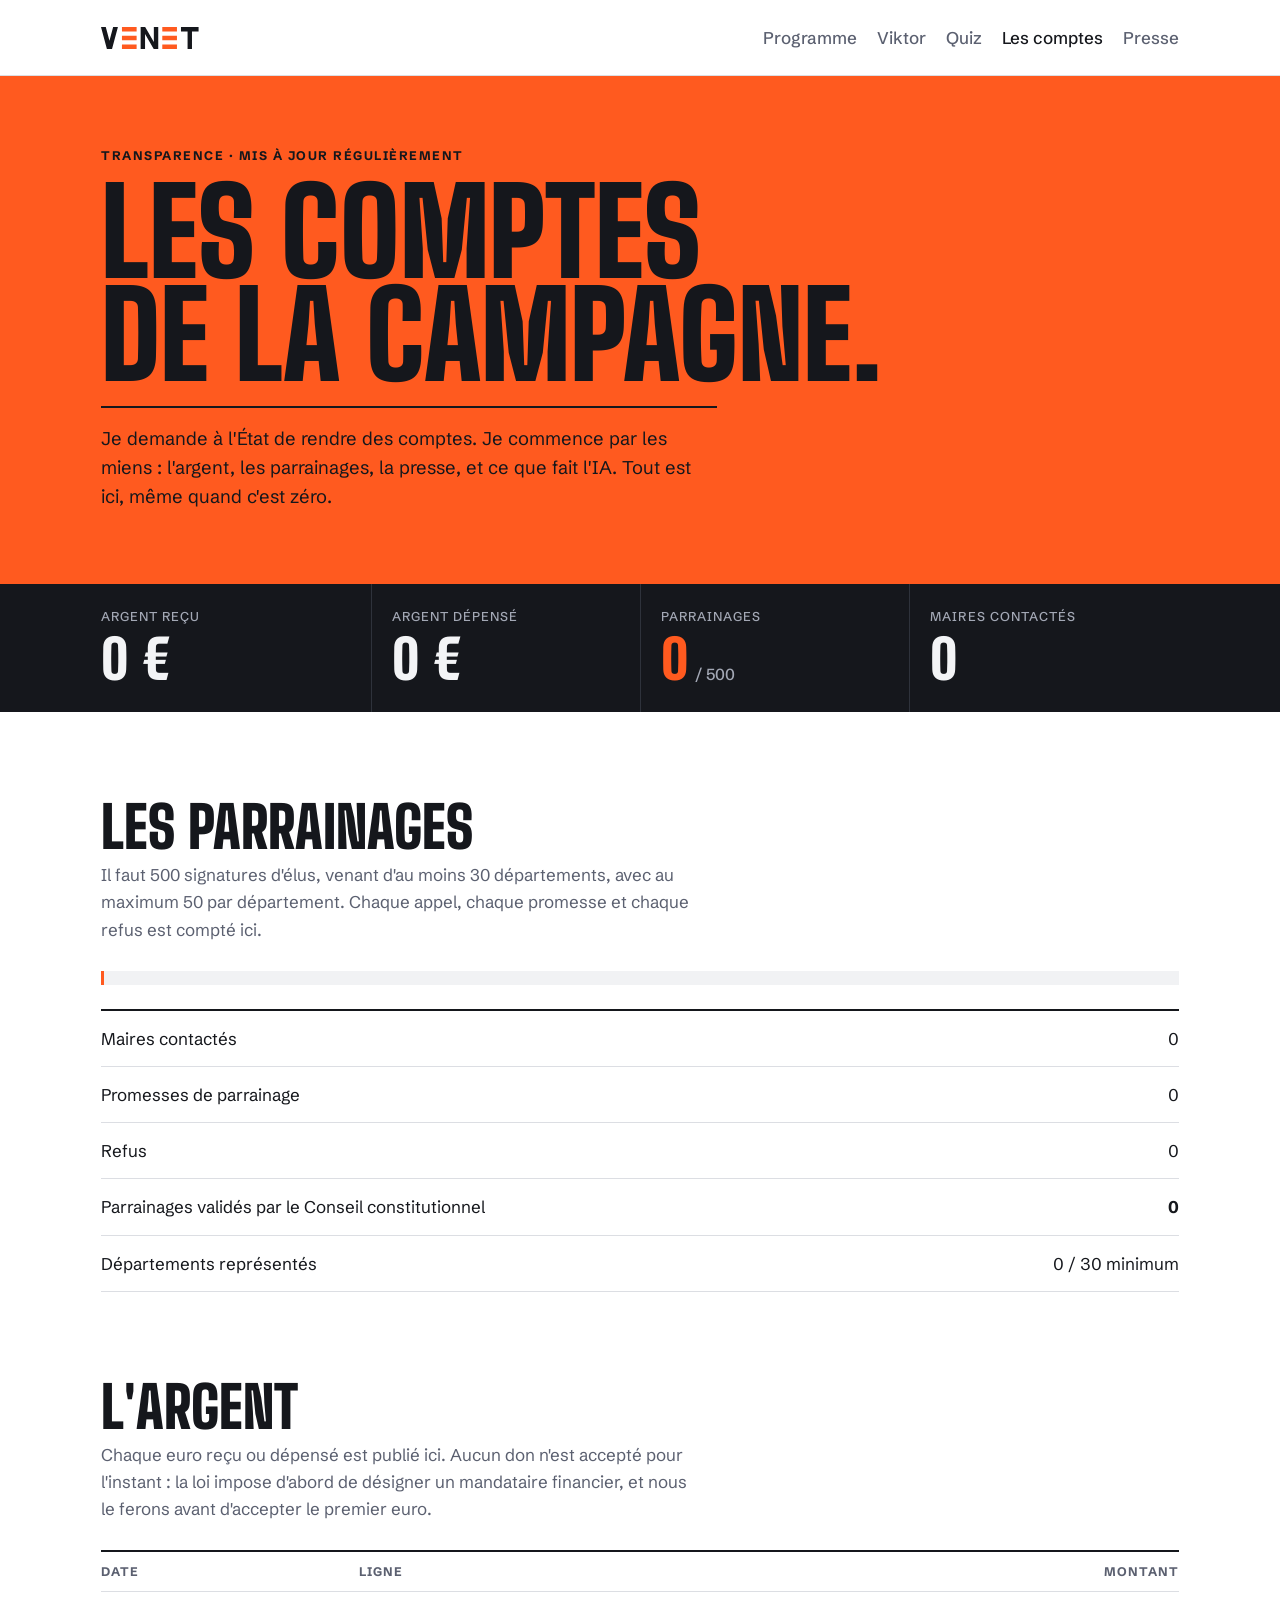
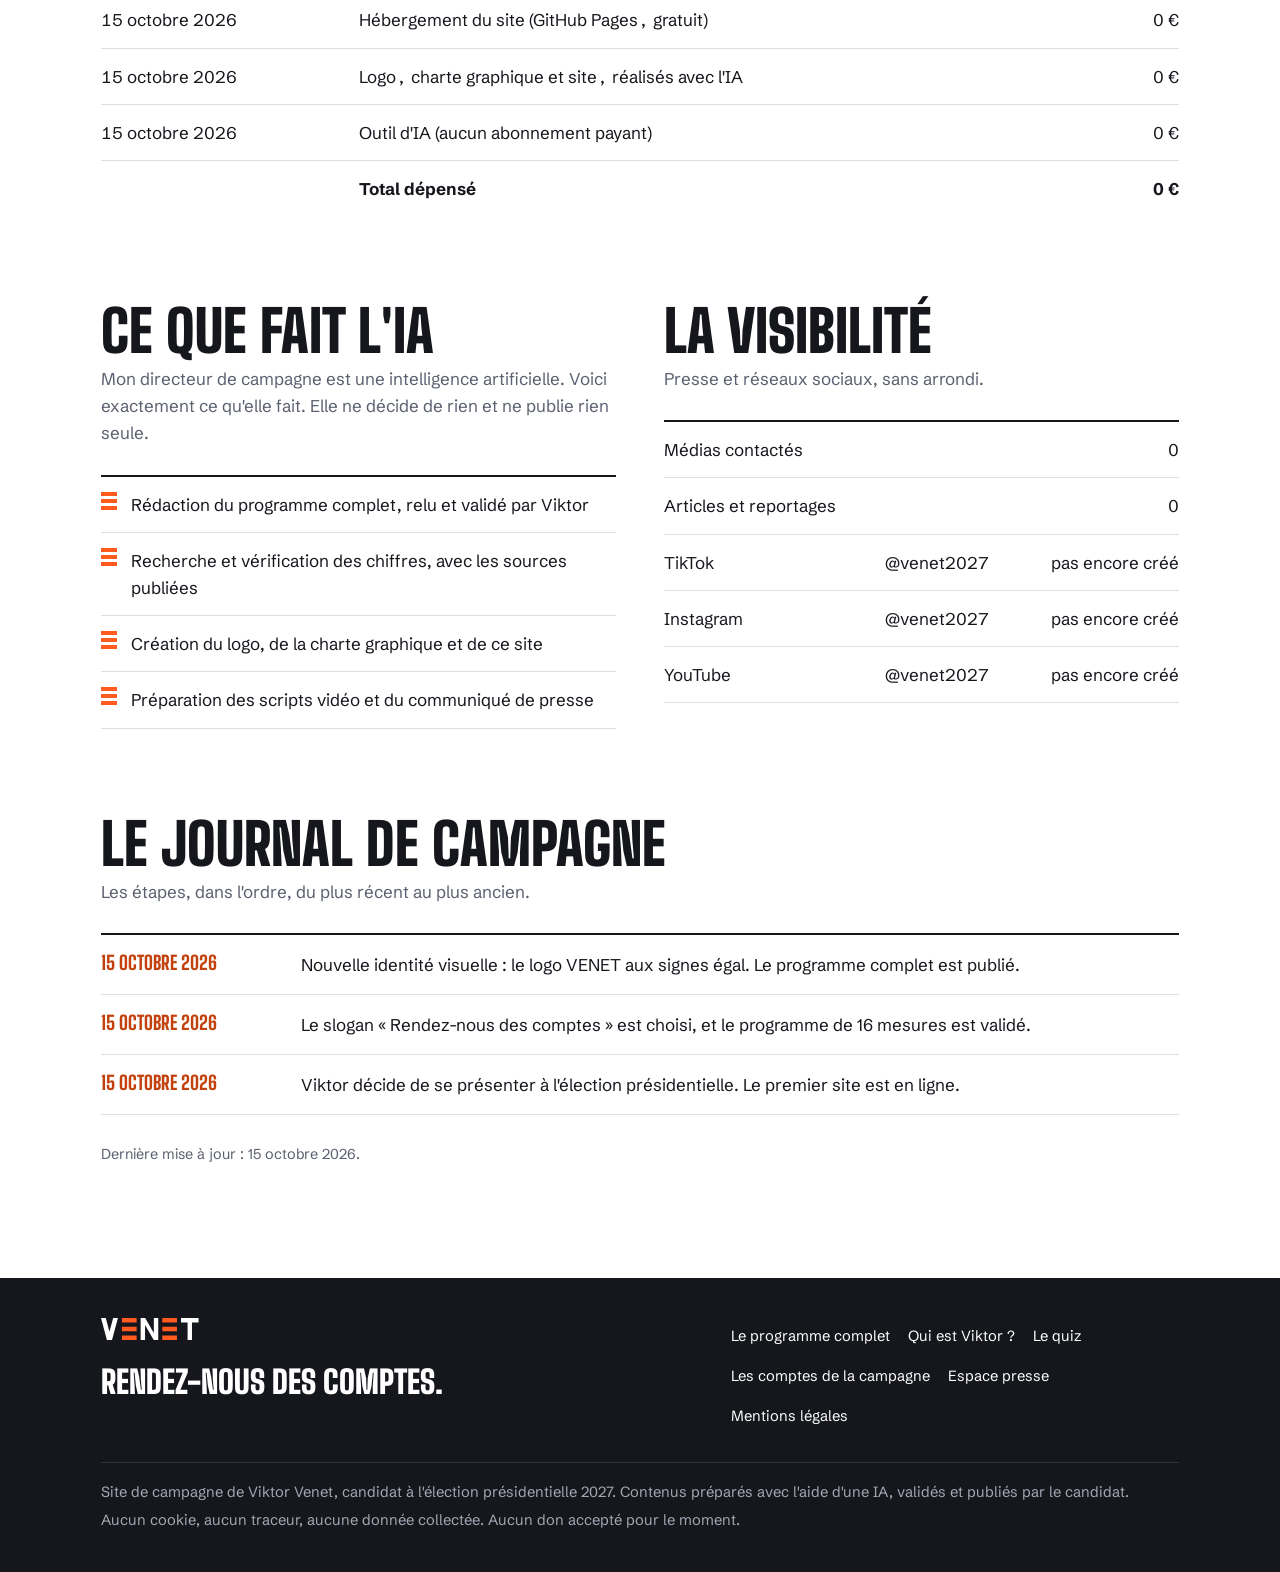
<file: comptes.html>
<!doctype html>
<html lang="fr">
<head>
<meta charset="utf-8">
<meta name="viewport" content="width=device-width, initial-scale=1, viewport-fit=cover">
<title>Les comptes de la campagne · Venet 2027</title>
<meta name="description" content="Argent, parrainages, presse, IA : tous les comptes de la campagne de Viktor Venet, publiés et mis à jour.">
<link rel="canonical" href="https://viktor59000.github.io/Presidentielle/comptes.html">

<meta property="og:type" content="website">
<meta property="og:locale" content="fr_FR">
<meta property="og:site_name" content="Venet 2027">
<meta property="og:url" content="https://viktor59000.github.io/Presidentielle/comptes.html">
<meta property="og:title" content="Les comptes de la campagne · Venet 2027">
<meta property="og:description" content="Argent, parrainages, presse, IA : tous les comptes de la campagne de Viktor Venet, publiés et mis à jour.">
<meta property="og:image" content="https://viktor59000.github.io/Presidentielle/img/og-comptes.png">
<meta property="og:image:width" content="1200">
<meta property="og:image:height" content="630">
<meta name="twitter:card" content="summary_large_image">
<link rel="icon" href="favicon.ico" sizes="48x48">
<link rel="icon" href="favicon.svg" type="image/svg+xml">
<link rel="apple-touch-icon" href="apple-touch-icon.png">
<link rel="manifest" href="site.webmanifest">
<meta name="theme-color" content="#FF5A1F">
<link rel="preload" href="fonts/BigShouldersDisplay-normal-latin.woff2" as="font" type="font/woff2" crossorigin>
<link rel="preload" href="fonts/SchibstedGrotesk-normal-latin.woff2" as="font" type="font/woff2" crossorigin>
<style>@font-face{font-family:'Big Shoulders Display';font-style:normal;font-weight:700;font-display:swap;src:url(fonts/BigShouldersDisplay-normal-latin-ext.woff2) format('woff2');unicode-range:U+0100-02BA, U+02BD-02C5, U+02C7-02CC, U+02CE-02D7, U+02DD-02FF, U+0304, U+0308, U+0329, U+1D00-1DBF, U+1E00-1E9F, U+1EF2-1EFF, U+2020, U+20A0-20AB, U+20AD-20C4, U+2113, U+2C60-2C7F, U+A720-A7FF;}
@font-face{font-family:'Big Shoulders Display';font-style:normal;font-weight:700;font-display:swap;src:url(fonts/BigShouldersDisplay-normal-latin.woff2) format('woff2');unicode-range:U+0000-00FF, U+0131, U+0152-0153, U+02BB-02BC, U+02C6, U+02DA, U+02DC, U+0304, U+0308, U+0329, U+2000-206F, U+20AC, U+2122, U+2191, U+2193, U+2212, U+2215, U+FEFF, U+FFFD;}
@font-face{font-family:'Big Shoulders Display';font-style:normal;font-weight:800;font-display:swap;src:url(fonts/BigShouldersDisplay-normal-latin-ext.woff2) format('woff2');unicode-range:U+0100-02BA, U+02BD-02C5, U+02C7-02CC, U+02CE-02D7, U+02DD-02FF, U+0304, U+0308, U+0329, U+1D00-1DBF, U+1E00-1E9F, U+1EF2-1EFF, U+2020, U+20A0-20AB, U+20AD-20C4, U+2113, U+2C60-2C7F, U+A720-A7FF;}
@font-face{font-family:'Big Shoulders Display';font-style:normal;font-weight:800;font-display:swap;src:url(fonts/BigShouldersDisplay-normal-latin.woff2) format('woff2');unicode-range:U+0000-00FF, U+0131, U+0152-0153, U+02BB-02BC, U+02C6, U+02DA, U+02DC, U+0304, U+0308, U+0329, U+2000-206F, U+20AC, U+2122, U+2191, U+2193, U+2212, U+2215, U+FEFF, U+FFFD;}
@font-face{font-family:'Big Shoulders Display';font-style:normal;font-weight:900;font-display:swap;src:url(fonts/BigShouldersDisplay-normal-latin-ext.woff2) format('woff2');unicode-range:U+0100-02BA, U+02BD-02C5, U+02C7-02CC, U+02CE-02D7, U+02DD-02FF, U+0304, U+0308, U+0329, U+1D00-1DBF, U+1E00-1E9F, U+1EF2-1EFF, U+2020, U+20A0-20AB, U+20AD-20C4, U+2113, U+2C60-2C7F, U+A720-A7FF;}
@font-face{font-family:'Big Shoulders Display';font-style:normal;font-weight:900;font-display:swap;src:url(fonts/BigShouldersDisplay-normal-latin.woff2) format('woff2');unicode-range:U+0000-00FF, U+0131, U+0152-0153, U+02BB-02BC, U+02C6, U+02DA, U+02DC, U+0304, U+0308, U+0329, U+2000-206F, U+20AC, U+2122, U+2191, U+2193, U+2212, U+2215, U+FEFF, U+FFFD;}
@font-face{font-family:'Schibsted Grotesk';font-style:italic;font-weight:400;font-display:swap;src:url(fonts/SchibstedGrotesk-italic-latin-ext.woff2) format('woff2');unicode-range:U+0100-02BA, U+02BD-02C5, U+02C7-02CC, U+02CE-02D7, U+02DD-02FF, U+0304, U+0308, U+0329, U+1D00-1DBF, U+1E00-1E9F, U+1EF2-1EFF, U+2020, U+20A0-20AB, U+20AD-20C4, U+2113, U+2C60-2C7F, U+A720-A7FF;}
@font-face{font-family:'Schibsted Grotesk';font-style:italic;font-weight:400;font-display:swap;src:url(fonts/SchibstedGrotesk-italic-latin.woff2) format('woff2');unicode-range:U+0000-00FF, U+0131, U+0152-0153, U+02BB-02BC, U+02C6, U+02DA, U+02DC, U+0304, U+0308, U+0329, U+2000-206F, U+20AC, U+2122, U+2191, U+2193, U+2212, U+2215, U+FEFF, U+FFFD;}
@font-face{font-family:'Schibsted Grotesk';font-style:normal;font-weight:400;font-display:swap;src:url(fonts/SchibstedGrotesk-normal-latin-ext.woff2) format('woff2');unicode-range:U+0100-02BA, U+02BD-02C5, U+02C7-02CC, U+02CE-02D7, U+02DD-02FF, U+0304, U+0308, U+0329, U+1D00-1DBF, U+1E00-1E9F, U+1EF2-1EFF, U+2020, U+20A0-20AB, U+20AD-20C4, U+2113, U+2C60-2C7F, U+A720-A7FF;}
@font-face{font-family:'Schibsted Grotesk';font-style:normal;font-weight:400;font-display:swap;src:url(fonts/SchibstedGrotesk-normal-latin.woff2) format('woff2');unicode-range:U+0000-00FF, U+0131, U+0152-0153, U+02BB-02BC, U+02C6, U+02DA, U+02DC, U+0304, U+0308, U+0329, U+2000-206F, U+20AC, U+2122, U+2191, U+2193, U+2212, U+2215, U+FEFF, U+FFFD;}
@font-face{font-family:'Schibsted Grotesk';font-style:normal;font-weight:500;font-display:swap;src:url(fonts/SchibstedGrotesk-normal-latin-ext.woff2) format('woff2');unicode-range:U+0100-02BA, U+02BD-02C5, U+02C7-02CC, U+02CE-02D7, U+02DD-02FF, U+0304, U+0308, U+0329, U+1D00-1DBF, U+1E00-1E9F, U+1EF2-1EFF, U+2020, U+20A0-20AB, U+20AD-20C4, U+2113, U+2C60-2C7F, U+A720-A7FF;}
@font-face{font-family:'Schibsted Grotesk';font-style:normal;font-weight:500;font-display:swap;src:url(fonts/SchibstedGrotesk-normal-latin.woff2) format('woff2');unicode-range:U+0000-00FF, U+0131, U+0152-0153, U+02BB-02BC, U+02C6, U+02DA, U+02DC, U+0304, U+0308, U+0329, U+2000-206F, U+20AC, U+2122, U+2191, U+2193, U+2212, U+2215, U+FEFF, U+FFFD;}
@font-face{font-family:'Schibsted Grotesk';font-style:normal;font-weight:700;font-display:swap;src:url(fonts/SchibstedGrotesk-normal-latin-ext.woff2) format('woff2');unicode-range:U+0100-02BA, U+02BD-02C5, U+02C7-02CC, U+02CE-02D7, U+02DD-02FF, U+0304, U+0308, U+0329, U+1D00-1DBF, U+1E00-1E9F, U+1EF2-1EFF, U+2020, U+20A0-20AB, U+20AD-20C4, U+2113, U+2C60-2C7F, U+A720-A7FF;}
@font-face{font-family:'Schibsted Grotesk';font-style:normal;font-weight:700;font-display:swap;src:url(fonts/SchibstedGrotesk-normal-latin.woff2) format('woff2');unicode-range:U+0000-00FF, U+0131, U+0152-0153, U+02BB-02BC, U+02C6, U+02DA, U+02DC, U+0304, U+0308, U+0329, U+2000-206F, U+20AC, U+2122, U+2191, U+2193, U+2212, U+2215, U+FEFF, U+FFFD;}

:root {
  --paper: #ffffff; --paper-2: #f1f2f4; --ink: #15171c; --muted: #5b6070; --rule: #dcdee3;
  --orange: #ff5a1f; --orange-text: #c2410c; --ok: #1f7a4d;
  --ff-display: "Big Shoulders Display", "Arial Narrow", Impact, sans-serif;
  --ff-body: "Schibsted Grotesk", system-ui, -apple-system, "Segoe UI", sans-serif;
}
@media (prefers-color-scheme: dark) {
  :root:not([data-theme="light"]) { --paper: #15171c; --paper-2: #1e2128; --ink: #f3f4f6; --muted: #a3a8b5; --rule: #2e323b; --orange-text: #ff7a45; --ok: #4ccf8f; color-scheme: dark; }
}
:root[data-theme="dark"] { --paper: #15171c; --paper-2: #1e2128; --ink: #f3f4f6; --muted: #a3a8b5; --rule: #2e323b; --orange-text: #ff7a45; --ok: #4ccf8f; color-scheme: dark; }
*, *::before, *::after { box-sizing: border-box; }
html { scroll-behavior: smooth; scroll-padding-top: 80px; }
@media (prefers-reduced-motion: reduce) { html { scroll-behavior: auto; } }
body { margin: 0; background: var(--paper); color: var(--ink); font: 400 1.0625rem/1.6 var(--ff-body); -webkit-font-smoothing: antialiased; padding: env(safe-area-inset-top, 0px) 0 env(safe-area-inset-bottom, 0px); }
a { color: var(--orange-text); text-underline-offset: 3px; }
:focus-visible { outline: 3px solid var(--orange); outline-offset: 3px; }
h1, h2, h3, h4, p { margin: 0; }
h1, h2, h3 { font-family: var(--ff-display); font-weight: 900; text-transform: uppercase; line-height: .92; text-wrap: balance; }
.wrap { max-width: 1180px; margin: 0 auto; padding-inline: max(16px, 4vw); }
.top { position: sticky; top: env(safe-area-inset-top, 0px); z-index: 10; background: var(--paper); border-bottom: 1px solid var(--rule); }
.top .wrap { display: flex; flex-wrap: wrap; align-items: center; justify-content: space-between; gap: 6px 24px; padding-block: 14px; }
.logo { display: inline-flex; }
.logo svg { height: 22px; width: auto; display: block; }
.logo .l { fill: var(--ink); } .logo .b { fill: var(--orange); }
.top nav { display: flex; flex-wrap: wrap; margin-inline: -10px; }
.top nav a { color: var(--muted); text-decoration: none; font-weight: 500; padding: 10px; min-height: 44px; display: inline-flex; align-items: center; }
.top nav a:hover, .top nav a[aria-current] { color: var(--ink); }
.cover { background: var(--orange); color: #15171c; }
.cover .wrap { padding-block: clamp(40px, 6vw, 72px); display: grid; gap: 18px; }
.cover .k { font: 700 .78rem var(--ff-body); letter-spacing: .12em; text-transform: uppercase; }
.cover h1 { font-size: clamp(3rem, 10vw, 7.5rem); line-height: .86; }
.cover p { font-size: 1.15rem; max-width: 56ch; border-top: 2px solid #15171c; padding-top: 16px; }
section.sec { padding-block: clamp(48px, 7vw, 88px) 0; }
.sec h2 { font-size: clamp(2.2rem, 5vw, 3.6rem); margin-bottom: 8px; }
.sec .intro { color: var(--muted); max-width: 60ch; margin-bottom: 28px; }
.rule { border-top: 2px solid var(--ink); }
.btn { display: inline-flex; align-items: center; gap: 10px; min-height: 48px; padding: 0 20px; font: 700 1rem var(--ff-body); text-decoration: none; border: 2px solid var(--ink); color: var(--ink); background: transparent; cursor: pointer; transition: background-color .2s, color .2s; }
.btn:hover { background: var(--ink); color: var(--paper); }
.btn.solid { background: var(--ink); color: var(--paper); }
.btn.solid:hover { background: transparent; color: var(--ink); }
footer { margin-top: clamp(72px, 10vw, 112px); background: #15171c; color: #a3a8b5; }
footer .wrap { padding-block: 40px; font-size: .92rem; display: grid; gap: 8px; }
footer strong { color: #fff; }
footer .logo .l { fill: #fff; }

.skip { position: absolute; left: -9999px; }
.skip:focus { left: 16px; top: 16px; background: var(--ink); color: var(--paper); padding: 10px 14px; z-index: 20; }
footer .wrap { grid-template-columns: minmax(0, 1.3fr) minmax(0, 1fr); gap: 28px 48px; }
footer .slogan { font: 900 2rem/1 var(--ff-display); text-transform: uppercase; color: #fff; margin-top: 18px; }
footer .liens { display: flex; flex-wrap: wrap; gap: 4px 18px; margin: 0; padding: 0; list-style: none; }
footer .liens a { color: #fff; text-decoration: none; display: inline-flex; min-height: 36px; align-items: center; }
footer .liens a:hover { color: var(--orange); }
footer .legal { grid-column: 1 / -1; border-top: 1px solid #2e323b; padding-top: 18px; display: grid; gap: 4px; }
@media (max-width: 860px) { footer .wrap { grid-template-columns: minmax(0, 1fr); } }

.tiles { background: #15171c; color: #f3f4f6; }
.tiles .wrap { display: grid; grid-template-columns: repeat(4, minmax(0, 1fr)); }
.tile { padding: 24px 20px 26px 0; }
.tile + .tile { border-left: 1px solid #2e323b; padding-left: 20px; }
.tile .k { font: 500 .8rem var(--ff-body); letter-spacing: .08em; text-transform: uppercase; color: #a3a8b5; }
.tile .n { font: 900 clamp(2.2rem, 5vw, 3.4rem)/1 var(--ff-display); font-variant-numeric: tabular-nums; margin-top: 8px; }
.tile .n small { font: 500 1rem var(--ff-body); color: #a3a8b5; margin-left: 6px; }
.tile .o { color: var(--orange); }
.meter { height: 14px; background: var(--paper-2); margin-bottom: 24px; }
.meter i { display: block; height: 100%; background: var(--orange); min-width: 3px; }
.table { overflow-x: auto; }
table { width: 100%; border-collapse: collapse; font-variant-numeric: tabular-nums; }
th { text-align: left; font: 700 .78rem var(--ff-body); letter-spacing: .08em; text-transform: uppercase; color: var(--muted); padding: 12px 12px 12px 0; border-bottom: 1px solid var(--rule); }
td { padding: 14px 12px 14px 0; border-bottom: 1px solid var(--rule); vertical-align: top; }
td.num, th.num { text-align: right; white-space: nowrap; padding-right: 0; }
tfoot td { font-weight: 700; border-bottom: 0; }
.two { display: grid; grid-template-columns: repeat(2, minmax(0, 1fr)); gap: 48px; }
.two > * { min-width: 0; }
.list { list-style: none; margin: 0; padding: 0; }
.list li { padding: 14px 0 14px 30px; border-bottom: 1px solid var(--rule); position: relative; }
.list li::before { content: ""; position: absolute; left: 0; top: 22px; width: 16px; height: 4px; background: var(--orange); box-shadow: 0 7px 0 var(--orange), 0 -7px 0 var(--orange); }
.journal { list-style: none; margin: 0; padding: 0; }
.journal li { display: grid; grid-template-columns: 11rem minmax(0, 1fr); gap: 4px 24px; padding-block: 16px; border-bottom: 1px solid var(--rule); }
.journal time { font: 800 1.2rem var(--ff-display); text-transform: uppercase; color: var(--orange-text); }
.maj { color: var(--muted); font-size: .9rem; margin-top: 28px; }
@media (max-width: 860px) { .two { grid-template-columns: minmax(0, 1fr); } .tiles .wrap { grid-template-columns: repeat(2, minmax(0, 1fr)); } .tile:nth-child(3) { border-left: 0; padding-left: 0; } .tile:nth-child(n+3) { border-top: 1px solid #2e323b; } }
@media (max-width: 600px) { .journal li { grid-template-columns: minmax(0, 1fr); } }
</style>
</head>
<body>
<a class="skip" href="#contenu">Aller au contenu</a>
<header class="top"><div class="wrap">
  <a class="logo" href="index.html" aria-label="Venet 2027, accueil"><svg viewBox="24 68 532.3 120" aria-hidden="true"><path class="l" d="M24 68 L50 68 L70.15 143.2 L90.3 68 L116.3 68 L84.15 188 L56.15 188 Z M240.3 68 L264.96 68 L312.3 150 L312.3 68 L336.3 68 L336.3 188 L311.64 188 L264.3 106 L264.3 188 L240.3 188 Z M460.3 68 L556.3 68 L556.3 92 L520.3 92 L520.3 188 L496.3 188 L496.3 92 L460.3 92 Z"/><path class="b" d="M138.3 68 L218.3 68 L218.3 92 L138.3 92 Z M138.3 116 L218.3 116 L218.3 140 L138.3 140 Z M138.3 164 L218.3 164 L218.3 188 L138.3 188 Z M358.3 68 L438.3 68 L438.3 92 L358.3 92 Z M358.3 116 L438.3 116 L438.3 140 L358.3 140 Z M358.3 164 L438.3 164 L438.3 188 L358.3 188 Z"/></svg></a>
  <nav aria-label="Navigation principale"><a href="programme.html">Programme</a><a href="viktor.html">Viktor</a><a href="quiz.html">Quiz</a><a href="comptes.html" aria-current=page>Les comptes</a><a href="presse.html">Presse</a></nav>
</div></header>
<main id="contenu">
<section class="cover"><div class="wrap">
  <span class="k">Transparence · mis à jour régulièrement</span>
  <h1>Les comptes<br>de la campagne.</h1>
  <p>Je demande à l'État de rendre des comptes. Je commence par les miens : l'argent, les parrainages, la presse, et ce que fait l'IA. Tout est ici, même quand c'est zéro.</p>
</div></section>

<div class="tiles"><div class="wrap">
  <div class="tile"><p class="k">Argent reçu</p><p class="n">0 €</p></div>
  <div class="tile"><p class="k">Argent dépensé</p><p class="n">0 €</p></div>
  <div class="tile"><p class="k">Parrainages</p><p class="n"><span class="o">0</span><small>/ 500</small></p></div>
  <div class="tile"><p class="k">Maires contactés</p><p class="n">0</p></div>
</div></div>

<section class="sec"><div class="wrap">
  <h2>Les parrainages</h2>
  <p class="intro">Il faut 500 signatures d'élus, venant d'au moins 30 départements, avec au maximum 50 par département. Chaque appel, chaque promesse et chaque refus est compté ici.</p>
  <div class="meter" role="img" aria-label="0 parrainages sur 500"><i style="width:0.0%"></i></div>
  <div class="table rule"><table>
    <tr><td>Maires contactés</td><td class="num">0</td></tr>
    <tr><td>Promesses de parrainage</td><td class="num">0</td></tr>
    <tr><td>Refus</td><td class="num">0</td></tr>
    <tr><td>Parrainages validés par le Conseil constitutionnel</td><td class="num"><strong>0</strong></td></tr>
    <tr><td>Départements représentés</td><td class="num">0 / 30 minimum</td></tr>
  </table></div>
</div></section>

<section class="sec"><div class="wrap">
  <h2>L'argent</h2>
  <p class="intro">Chaque euro reçu ou dépensé est publié ici. Aucun don n'est accepté pour l'instant : la loi impose d'abord de désigner un mandataire financier, et nous le ferons avant d'accepter le premier euro.</p>
  <div class="table rule"><table>
    <thead><tr><th>Date</th><th>Ligne</th><th class="num">Montant</th></tr></thead>
    <tbody><tr><td>15 octobre 2026</td><td>Hébergement du site (GitHub Pages, gratuit)</td><td class="num">0 €</td></tr><tr><td>15 octobre 2026</td><td>Logo, charte graphique et site, réalisés avec l&#x27;IA</td><td class="num">0 €</td></tr><tr><td>15 octobre 2026</td><td>Outil d&#x27;IA (aucun abonnement payant)</td><td class="num">0 €</td></tr></tbody>
    <tfoot><tr><td></td><td>Total dépensé</td><td class="num">0 €</td></tr></tfoot>
  </table></div>
</div></section>

<section class="sec"><div class="wrap two">
  <div>
    <h2>Ce que fait l'IA</h2>
    <p class="intro">Mon directeur de campagne est une intelligence artificielle. Voici exactement ce qu'elle fait. Elle ne décide de rien et ne publie rien seule.</p>
    <ul class="list rule"><li>Rédaction du programme complet, relu et validé par Viktor</li><li>Recherche et vérification des chiffres, avec les sources publiées</li><li>Création du logo, de la charte graphique et de ce site</li><li>Préparation des scripts vidéo et du communiqué de presse</li></ul>
  </div>
  <div>
    <h2>La visibilité</h2>
    <p class="intro">Presse et réseaux sociaux, sans arrondi.</p>
    <div class="table rule"><table>
      <tr><td>Médias contactés</td><td></td><td class="num">0</td></tr>
      <tr><td>Articles et reportages</td><td></td><td class="num">0</td></tr>
      <tr><td>TikTok</td><td>@venet2027</td><td class="num">pas encore créé</td></tr><tr><td>Instagram</td><td>@venet2027</td><td class="num">pas encore créé</td></tr><tr><td>YouTube</td><td>@venet2027</td><td class="num">pas encore créé</td></tr>
    </table></div>
  </div>
</div></section>

<section class="sec"><div class="wrap">
  <h2>Le journal de campagne</h2>
  <p class="intro">Les étapes, dans l'ordre, du plus récent au plus ancien.</p>
  <ol class="journal rule"><li><time datetime="2026-10-15">15 octobre 2026</time><p>Nouvelle identité visuelle : le logo VENET aux signes égal. Le programme complet est publié.</p></li><li><time datetime="2026-10-15">15 octobre 2026</time><p>Le slogan « Rendez-nous des comptes » est choisi, et le programme de 16 mesures est validé.</p></li><li><time datetime="2026-10-15">15 octobre 2026</time><p>Viktor décide de se présenter à l&#x27;élection présidentielle. Le premier site est en ligne.</p></li></ol>
</div></section>
<div class="wrap"><p class="maj">Dernière mise à jour : 15 octobre 2026.</p></div>
</main>
<footer><div class="wrap">
  <div>
    <a class="logo" href="index.html" aria-label="Venet 2027, accueil"><svg viewBox="24 68 532.3 120" aria-hidden="true"><path class="l" d="M24 68 L50 68 L70.15 143.2 L90.3 68 L116.3 68 L84.15 188 L56.15 188 Z M240.3 68 L264.96 68 L312.3 150 L312.3 68 L336.3 68 L336.3 188 L311.64 188 L264.3 106 L264.3 188 L240.3 188 Z M460.3 68 L556.3 68 L556.3 92 L520.3 92 L520.3 188 L496.3 188 L496.3 92 L460.3 92 Z"/><path class="b" d="M138.3 68 L218.3 68 L218.3 92 L138.3 92 Z M138.3 116 L218.3 116 L218.3 140 L138.3 140 Z M138.3 164 L218.3 164 L218.3 188 L138.3 188 Z M358.3 68 L438.3 68 L438.3 92 L358.3 92 Z M358.3 116 L438.3 116 L438.3 140 L358.3 140 Z M358.3 164 L438.3 164 L438.3 188 L358.3 188 Z"/></svg></a>
    <p class="slogan">Rendez-nous des comptes.</p>
  </div>
  <ul class="liens">
    <li><a href="programme.html">Le programme complet</a></li>
    <li><a href="viktor.html">Qui est Viktor ?</a></li>
    <li><a href="quiz.html">Le quiz</a></li>
    <li><a href="comptes.html">Les comptes de la campagne</a></li>
    <li><a href="presse.html">Espace presse</a></li>
    <li><a href="mentions-legales.html">Mentions légales</a></li>
  </ul>
  <div class="legal">
    <p>Site de campagne de Viktor Venet, candidat à l'élection présidentielle 2027. Contenus préparés avec l'aide d'une IA, validés et publiés par le candidat.</p>
    <p>Aucun cookie, aucun traceur, aucune donnée collectée. Aucun don accepté pour le moment.</p>
  </div>
</div></footer>

</body>
</html>
</file>
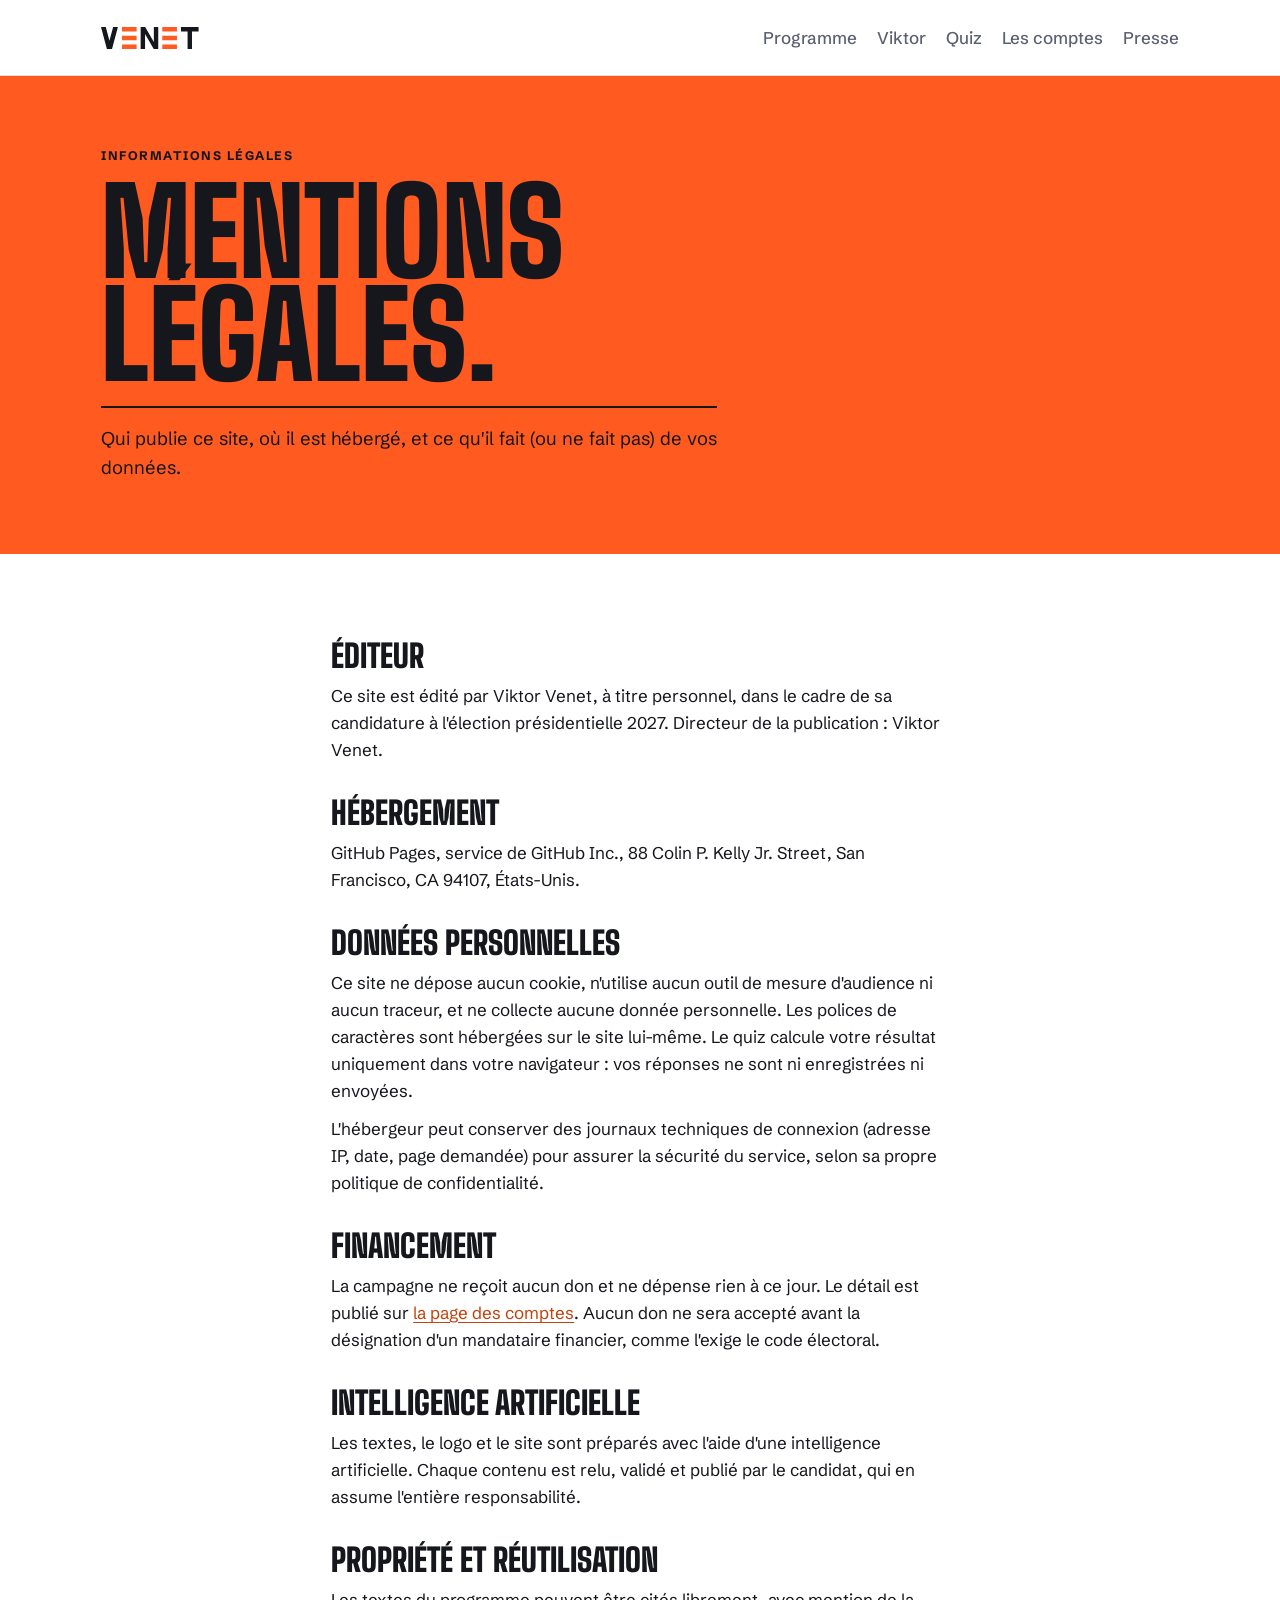
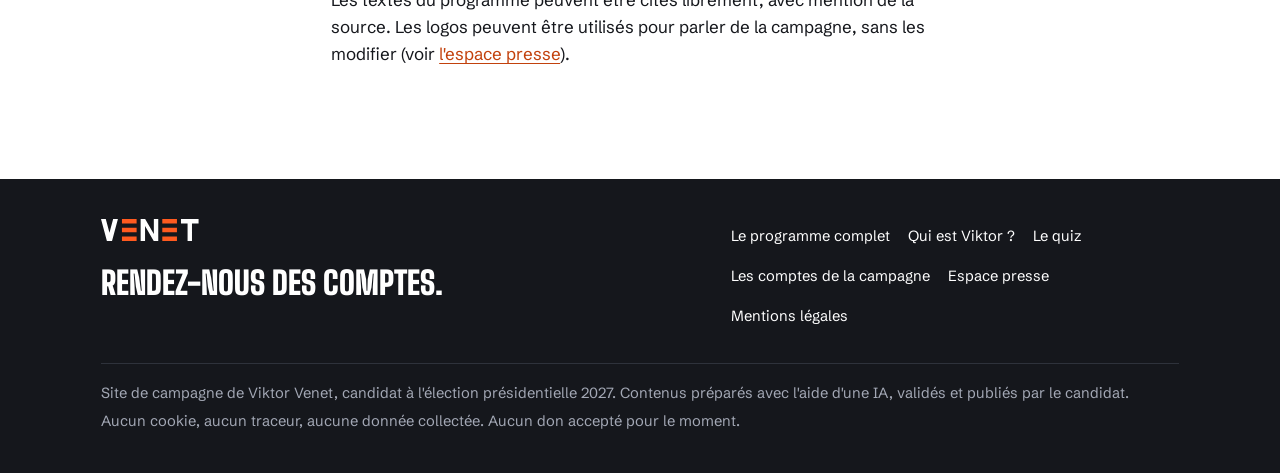
<file: mentions-legales.html>
<!doctype html>
<html lang="fr">
<head>
<meta charset="utf-8">
<meta name="viewport" content="width=device-width, initial-scale=1, viewport-fit=cover">
<title>Mentions légales · Venet 2027</title>
<meta name="description" content="Éditeur, hébergement, données personnelles et financement du site de campagne de Viktor Venet.">
<link rel="canonical" href="https://viktor59000.github.io/Presidentielle/mentions-legales.html">

<meta property="og:type" content="website">
<meta property="og:locale" content="fr_FR">
<meta property="og:site_name" content="Venet 2027">
<meta property="og:url" content="https://viktor59000.github.io/Presidentielle/mentions-legales.html">
<meta property="og:title" content="Mentions légales · Venet 2027">
<meta property="og:description" content="Éditeur, hébergement, données personnelles et financement du site de campagne de Viktor Venet.">
<meta property="og:image" content="https://viktor59000.github.io/Presidentielle/img/og-index.png">
<meta property="og:image:width" content="1200">
<meta property="og:image:height" content="630">
<meta name="twitter:card" content="summary_large_image">
<link rel="icon" href="favicon.ico" sizes="48x48">
<link rel="icon" href="favicon.svg" type="image/svg+xml">
<link rel="apple-touch-icon" href="apple-touch-icon.png">
<link rel="manifest" href="site.webmanifest">
<meta name="theme-color" content="#FF5A1F">
<link rel="preload" href="fonts/BigShouldersDisplay-normal-latin.woff2" as="font" type="font/woff2" crossorigin>
<link rel="preload" href="fonts/SchibstedGrotesk-normal-latin.woff2" as="font" type="font/woff2" crossorigin>
<style>@font-face{font-family:'Big Shoulders Display';font-style:normal;font-weight:700;font-display:swap;src:url(fonts/BigShouldersDisplay-normal-latin-ext.woff2) format('woff2');unicode-range:U+0100-02BA, U+02BD-02C5, U+02C7-02CC, U+02CE-02D7, U+02DD-02FF, U+0304, U+0308, U+0329, U+1D00-1DBF, U+1E00-1E9F, U+1EF2-1EFF, U+2020, U+20A0-20AB, U+20AD-20C4, U+2113, U+2C60-2C7F, U+A720-A7FF;}
@font-face{font-family:'Big Shoulders Display';font-style:normal;font-weight:700;font-display:swap;src:url(fonts/BigShouldersDisplay-normal-latin.woff2) format('woff2');unicode-range:U+0000-00FF, U+0131, U+0152-0153, U+02BB-02BC, U+02C6, U+02DA, U+02DC, U+0304, U+0308, U+0329, U+2000-206F, U+20AC, U+2122, U+2191, U+2193, U+2212, U+2215, U+FEFF, U+FFFD;}
@font-face{font-family:'Big Shoulders Display';font-style:normal;font-weight:800;font-display:swap;src:url(fonts/BigShouldersDisplay-normal-latin-ext.woff2) format('woff2');unicode-range:U+0100-02BA, U+02BD-02C5, U+02C7-02CC, U+02CE-02D7, U+02DD-02FF, U+0304, U+0308, U+0329, U+1D00-1DBF, U+1E00-1E9F, U+1EF2-1EFF, U+2020, U+20A0-20AB, U+20AD-20C4, U+2113, U+2C60-2C7F, U+A720-A7FF;}
@font-face{font-family:'Big Shoulders Display';font-style:normal;font-weight:800;font-display:swap;src:url(fonts/BigShouldersDisplay-normal-latin.woff2) format('woff2');unicode-range:U+0000-00FF, U+0131, U+0152-0153, U+02BB-02BC, U+02C6, U+02DA, U+02DC, U+0304, U+0308, U+0329, U+2000-206F, U+20AC, U+2122, U+2191, U+2193, U+2212, U+2215, U+FEFF, U+FFFD;}
@font-face{font-family:'Big Shoulders Display';font-style:normal;font-weight:900;font-display:swap;src:url(fonts/BigShouldersDisplay-normal-latin-ext.woff2) format('woff2');unicode-range:U+0100-02BA, U+02BD-02C5, U+02C7-02CC, U+02CE-02D7, U+02DD-02FF, U+0304, U+0308, U+0329, U+1D00-1DBF, U+1E00-1E9F, U+1EF2-1EFF, U+2020, U+20A0-20AB, U+20AD-20C4, U+2113, U+2C60-2C7F, U+A720-A7FF;}
@font-face{font-family:'Big Shoulders Display';font-style:normal;font-weight:900;font-display:swap;src:url(fonts/BigShouldersDisplay-normal-latin.woff2) format('woff2');unicode-range:U+0000-00FF, U+0131, U+0152-0153, U+02BB-02BC, U+02C6, U+02DA, U+02DC, U+0304, U+0308, U+0329, U+2000-206F, U+20AC, U+2122, U+2191, U+2193, U+2212, U+2215, U+FEFF, U+FFFD;}
@font-face{font-family:'Schibsted Grotesk';font-style:italic;font-weight:400;font-display:swap;src:url(fonts/SchibstedGrotesk-italic-latin-ext.woff2) format('woff2');unicode-range:U+0100-02BA, U+02BD-02C5, U+02C7-02CC, U+02CE-02D7, U+02DD-02FF, U+0304, U+0308, U+0329, U+1D00-1DBF, U+1E00-1E9F, U+1EF2-1EFF, U+2020, U+20A0-20AB, U+20AD-20C4, U+2113, U+2C60-2C7F, U+A720-A7FF;}
@font-face{font-family:'Schibsted Grotesk';font-style:italic;font-weight:400;font-display:swap;src:url(fonts/SchibstedGrotesk-italic-latin.woff2) format('woff2');unicode-range:U+0000-00FF, U+0131, U+0152-0153, U+02BB-02BC, U+02C6, U+02DA, U+02DC, U+0304, U+0308, U+0329, U+2000-206F, U+20AC, U+2122, U+2191, U+2193, U+2212, U+2215, U+FEFF, U+FFFD;}
@font-face{font-family:'Schibsted Grotesk';font-style:normal;font-weight:400;font-display:swap;src:url(fonts/SchibstedGrotesk-normal-latin-ext.woff2) format('woff2');unicode-range:U+0100-02BA, U+02BD-02C5, U+02C7-02CC, U+02CE-02D7, U+02DD-02FF, U+0304, U+0308, U+0329, U+1D00-1DBF, U+1E00-1E9F, U+1EF2-1EFF, U+2020, U+20A0-20AB, U+20AD-20C4, U+2113, U+2C60-2C7F, U+A720-A7FF;}
@font-face{font-family:'Schibsted Grotesk';font-style:normal;font-weight:400;font-display:swap;src:url(fonts/SchibstedGrotesk-normal-latin.woff2) format('woff2');unicode-range:U+0000-00FF, U+0131, U+0152-0153, U+02BB-02BC, U+02C6, U+02DA, U+02DC, U+0304, U+0308, U+0329, U+2000-206F, U+20AC, U+2122, U+2191, U+2193, U+2212, U+2215, U+FEFF, U+FFFD;}
@font-face{font-family:'Schibsted Grotesk';font-style:normal;font-weight:500;font-display:swap;src:url(fonts/SchibstedGrotesk-normal-latin-ext.woff2) format('woff2');unicode-range:U+0100-02BA, U+02BD-02C5, U+02C7-02CC, U+02CE-02D7, U+02DD-02FF, U+0304, U+0308, U+0329, U+1D00-1DBF, U+1E00-1E9F, U+1EF2-1EFF, U+2020, U+20A0-20AB, U+20AD-20C4, U+2113, U+2C60-2C7F, U+A720-A7FF;}
@font-face{font-family:'Schibsted Grotesk';font-style:normal;font-weight:500;font-display:swap;src:url(fonts/SchibstedGrotesk-normal-latin.woff2) format('woff2');unicode-range:U+0000-00FF, U+0131, U+0152-0153, U+02BB-02BC, U+02C6, U+02DA, U+02DC, U+0304, U+0308, U+0329, U+2000-206F, U+20AC, U+2122, U+2191, U+2193, U+2212, U+2215, U+FEFF, U+FFFD;}
@font-face{font-family:'Schibsted Grotesk';font-style:normal;font-weight:700;font-display:swap;src:url(fonts/SchibstedGrotesk-normal-latin-ext.woff2) format('woff2');unicode-range:U+0100-02BA, U+02BD-02C5, U+02C7-02CC, U+02CE-02D7, U+02DD-02FF, U+0304, U+0308, U+0329, U+1D00-1DBF, U+1E00-1E9F, U+1EF2-1EFF, U+2020, U+20A0-20AB, U+20AD-20C4, U+2113, U+2C60-2C7F, U+A720-A7FF;}
@font-face{font-family:'Schibsted Grotesk';font-style:normal;font-weight:700;font-display:swap;src:url(fonts/SchibstedGrotesk-normal-latin.woff2) format('woff2');unicode-range:U+0000-00FF, U+0131, U+0152-0153, U+02BB-02BC, U+02C6, U+02DA, U+02DC, U+0304, U+0308, U+0329, U+2000-206F, U+20AC, U+2122, U+2191, U+2193, U+2212, U+2215, U+FEFF, U+FFFD;}

:root {
  --paper: #ffffff; --paper-2: #f1f2f4; --ink: #15171c; --muted: #5b6070; --rule: #dcdee3;
  --orange: #ff5a1f; --orange-text: #c2410c; --ok: #1f7a4d;
  --ff-display: "Big Shoulders Display", "Arial Narrow", Impact, sans-serif;
  --ff-body: "Schibsted Grotesk", system-ui, -apple-system, "Segoe UI", sans-serif;
}
@media (prefers-color-scheme: dark) {
  :root:not([data-theme="light"]) { --paper: #15171c; --paper-2: #1e2128; --ink: #f3f4f6; --muted: #a3a8b5; --rule: #2e323b; --orange-text: #ff7a45; --ok: #4ccf8f; color-scheme: dark; }
}
:root[data-theme="dark"] { --paper: #15171c; --paper-2: #1e2128; --ink: #f3f4f6; --muted: #a3a8b5; --rule: #2e323b; --orange-text: #ff7a45; --ok: #4ccf8f; color-scheme: dark; }
*, *::before, *::after { box-sizing: border-box; }
html { scroll-behavior: smooth; scroll-padding-top: 80px; }
@media (prefers-reduced-motion: reduce) { html { scroll-behavior: auto; } }
body { margin: 0; background: var(--paper); color: var(--ink); font: 400 1.0625rem/1.6 var(--ff-body); -webkit-font-smoothing: antialiased; padding: env(safe-area-inset-top, 0px) 0 env(safe-area-inset-bottom, 0px); }
a { color: var(--orange-text); text-underline-offset: 3px; }
:focus-visible { outline: 3px solid var(--orange); outline-offset: 3px; }
h1, h2, h3, h4, p { margin: 0; }
h1, h2, h3 { font-family: var(--ff-display); font-weight: 900; text-transform: uppercase; line-height: .92; text-wrap: balance; }
.wrap { max-width: 1180px; margin: 0 auto; padding-inline: max(16px, 4vw); }
.top { position: sticky; top: env(safe-area-inset-top, 0px); z-index: 10; background: var(--paper); border-bottom: 1px solid var(--rule); }
.top .wrap { display: flex; flex-wrap: wrap; align-items: center; justify-content: space-between; gap: 6px 24px; padding-block: 14px; }
.logo { display: inline-flex; }
.logo svg { height: 22px; width: auto; display: block; }
.logo .l { fill: var(--ink); } .logo .b { fill: var(--orange); }
.top nav { display: flex; flex-wrap: wrap; margin-inline: -10px; }
.top nav a { color: var(--muted); text-decoration: none; font-weight: 500; padding: 10px; min-height: 44px; display: inline-flex; align-items: center; }
.top nav a:hover, .top nav a[aria-current] { color: var(--ink); }
.cover { background: var(--orange); color: #15171c; }
.cover .wrap { padding-block: clamp(40px, 6vw, 72px); display: grid; gap: 18px; }
.cover .k { font: 700 .78rem var(--ff-body); letter-spacing: .12em; text-transform: uppercase; }
.cover h1 { font-size: clamp(3rem, 10vw, 7.5rem); line-height: .86; }
.cover p { font-size: 1.15rem; max-width: 56ch; border-top: 2px solid #15171c; padding-top: 16px; }
section.sec { padding-block: clamp(48px, 7vw, 88px) 0; }
.sec h2 { font-size: clamp(2.2rem, 5vw, 3.6rem); margin-bottom: 8px; }
.sec .intro { color: var(--muted); max-width: 60ch; margin-bottom: 28px; }
.rule { border-top: 2px solid var(--ink); }
.btn { display: inline-flex; align-items: center; gap: 10px; min-height: 48px; padding: 0 20px; font: 700 1rem var(--ff-body); text-decoration: none; border: 2px solid var(--ink); color: var(--ink); background: transparent; cursor: pointer; transition: background-color .2s, color .2s; }
.btn:hover { background: var(--ink); color: var(--paper); }
.btn.solid { background: var(--ink); color: var(--paper); }
.btn.solid:hover { background: transparent; color: var(--ink); }
footer { margin-top: clamp(72px, 10vw, 112px); background: #15171c; color: #a3a8b5; }
footer .wrap { padding-block: 40px; font-size: .92rem; display: grid; gap: 8px; }
footer strong { color: #fff; }
footer .logo .l { fill: #fff; }

.skip { position: absolute; left: -9999px; }
.skip:focus { left: 16px; top: 16px; background: var(--ink); color: var(--paper); padding: 10px 14px; z-index: 20; }
footer .wrap { grid-template-columns: minmax(0, 1.3fr) minmax(0, 1fr); gap: 28px 48px; }
footer .slogan { font: 900 2rem/1 var(--ff-display); text-transform: uppercase; color: #fff; margin-top: 18px; }
footer .liens { display: flex; flex-wrap: wrap; gap: 4px 18px; margin: 0; padding: 0; list-style: none; }
footer .liens a { color: #fff; text-decoration: none; display: inline-flex; min-height: 36px; align-items: center; }
footer .liens a:hover { color: var(--orange); }
footer .legal { grid-column: 1 / -1; border-top: 1px solid #2e323b; padding-top: 18px; display: grid; gap: 4px; }
@media (max-width: 860px) { footer .wrap { grid-template-columns: minmax(0, 1fr); } }
.legal-page { max-width: 72ch; } .legal-page h2 { font-size: 2rem; margin: 36px 0 10px; } .legal-page h2:first-child { margin-top: 0; } .legal-page p + p { margin-top: 10px; }</style>
</head>
<body>
<a class="skip" href="#contenu">Aller au contenu</a>
<header class="top"><div class="wrap">
  <a class="logo" href="index.html" aria-label="Venet 2027, accueil"><svg viewBox="24 68 532.3 120" aria-hidden="true"><path class="l" d="M24 68 L50 68 L70.15 143.2 L90.3 68 L116.3 68 L84.15 188 L56.15 188 Z M240.3 68 L264.96 68 L312.3 150 L312.3 68 L336.3 68 L336.3 188 L311.64 188 L264.3 106 L264.3 188 L240.3 188 Z M460.3 68 L556.3 68 L556.3 92 L520.3 92 L520.3 188 L496.3 188 L496.3 92 L460.3 92 Z"/><path class="b" d="M138.3 68 L218.3 68 L218.3 92 L138.3 92 Z M138.3 116 L218.3 116 L218.3 140 L138.3 140 Z M138.3 164 L218.3 164 L218.3 188 L138.3 188 Z M358.3 68 L438.3 68 L438.3 92 L358.3 92 Z M358.3 116 L438.3 116 L438.3 140 L358.3 140 Z M358.3 164 L438.3 164 L438.3 188 L358.3 188 Z"/></svg></a>
  <nav aria-label="Navigation principale"><a href="programme.html">Programme</a><a href="viktor.html">Viktor</a><a href="quiz.html">Quiz</a><a href="comptes.html">Les comptes</a><a href="presse.html">Presse</a></nav>
</div></header>
<main id="contenu">
<section class="cover"><div class="wrap">
  <span class="k">Informations légales</span>
  <h1>Mentions<br>légales.</h1>
  <p>Qui publie ce site, où il est hébergé, et ce qu'il fait (ou ne fait pas) de vos données.</p>
</div></section>
<section class="sec"><div class="wrap legal-page">
  <h2>Éditeur</h2>
  <p>Ce site est édité par Viktor Venet, à titre personnel, dans le cadre de sa candidature à l'élection présidentielle 2027. Directeur de la publication : Viktor Venet.</p>
  <h2>Hébergement</h2>
  <p>GitHub Pages, service de GitHub Inc., 88 Colin P. Kelly Jr. Street, San Francisco, CA 94107, États-Unis.</p>
  <h2>Données personnelles</h2>
  <p>Ce site ne dépose aucun cookie, n'utilise aucun outil de mesure d'audience ni aucun traceur, et ne collecte aucune donnée personnelle. Les polices de caractères sont hébergées sur le site lui-même. Le quiz calcule votre résultat uniquement dans votre navigateur : vos réponses ne sont ni enregistrées ni envoyées.</p>
  <p>L'hébergeur peut conserver des journaux techniques de connexion (adresse IP, date, page demandée) pour assurer la sécurité du service, selon sa propre politique de confidentialité.</p>
  <h2>Financement</h2>
  <p>La campagne ne reçoit aucun don et ne dépense rien à ce jour. Le détail est publié sur <a href="comptes.html">la page des comptes</a>. Aucun don ne sera accepté avant la désignation d'un mandataire financier, comme l'exige le code électoral.</p>
  <h2>Intelligence artificielle</h2>
  <p>Les textes, le logo et le site sont préparés avec l'aide d'une intelligence artificielle. Chaque contenu est relu, validé et publié par le candidat, qui en assume l'entière responsabilité.</p>
  <h2>Propriété et réutilisation</h2>
  <p>Les textes du programme peuvent être cités librement, avec mention de la source. Les logos peuvent être utilisés pour parler de la campagne, sans les modifier (voir <a href="presse.html">l'espace presse</a>).</p>
</div></section>
</main>
<footer><div class="wrap">
  <div>
    <a class="logo" href="index.html" aria-label="Venet 2027, accueil"><svg viewBox="24 68 532.3 120" aria-hidden="true"><path class="l" d="M24 68 L50 68 L70.15 143.2 L90.3 68 L116.3 68 L84.15 188 L56.15 188 Z M240.3 68 L264.96 68 L312.3 150 L312.3 68 L336.3 68 L336.3 188 L311.64 188 L264.3 106 L264.3 188 L240.3 188 Z M460.3 68 L556.3 68 L556.3 92 L520.3 92 L520.3 188 L496.3 188 L496.3 92 L460.3 92 Z"/><path class="b" d="M138.3 68 L218.3 68 L218.3 92 L138.3 92 Z M138.3 116 L218.3 116 L218.3 140 L138.3 140 Z M138.3 164 L218.3 164 L218.3 188 L138.3 188 Z M358.3 68 L438.3 68 L438.3 92 L358.3 92 Z M358.3 116 L438.3 116 L438.3 140 L358.3 140 Z M358.3 164 L438.3 164 L438.3 188 L358.3 188 Z"/></svg></a>
    <p class="slogan">Rendez-nous des comptes.</p>
  </div>
  <ul class="liens">
    <li><a href="programme.html">Le programme complet</a></li>
    <li><a href="viktor.html">Qui est Viktor ?</a></li>
    <li><a href="quiz.html">Le quiz</a></li>
    <li><a href="comptes.html">Les comptes de la campagne</a></li>
    <li><a href="presse.html">Espace presse</a></li>
    <li><a href="mentions-legales.html">Mentions légales</a></li>
  </ul>
  <div class="legal">
    <p>Site de campagne de Viktor Venet, candidat à l'élection présidentielle 2027. Contenus préparés avec l'aide d'une IA, validés et publiés par le candidat.</p>
    <p>Aucun cookie, aucun traceur, aucune donnée collectée. Aucun don accepté pour le moment.</p>
  </div>
</div></footer>

</body>
</html>
</file>
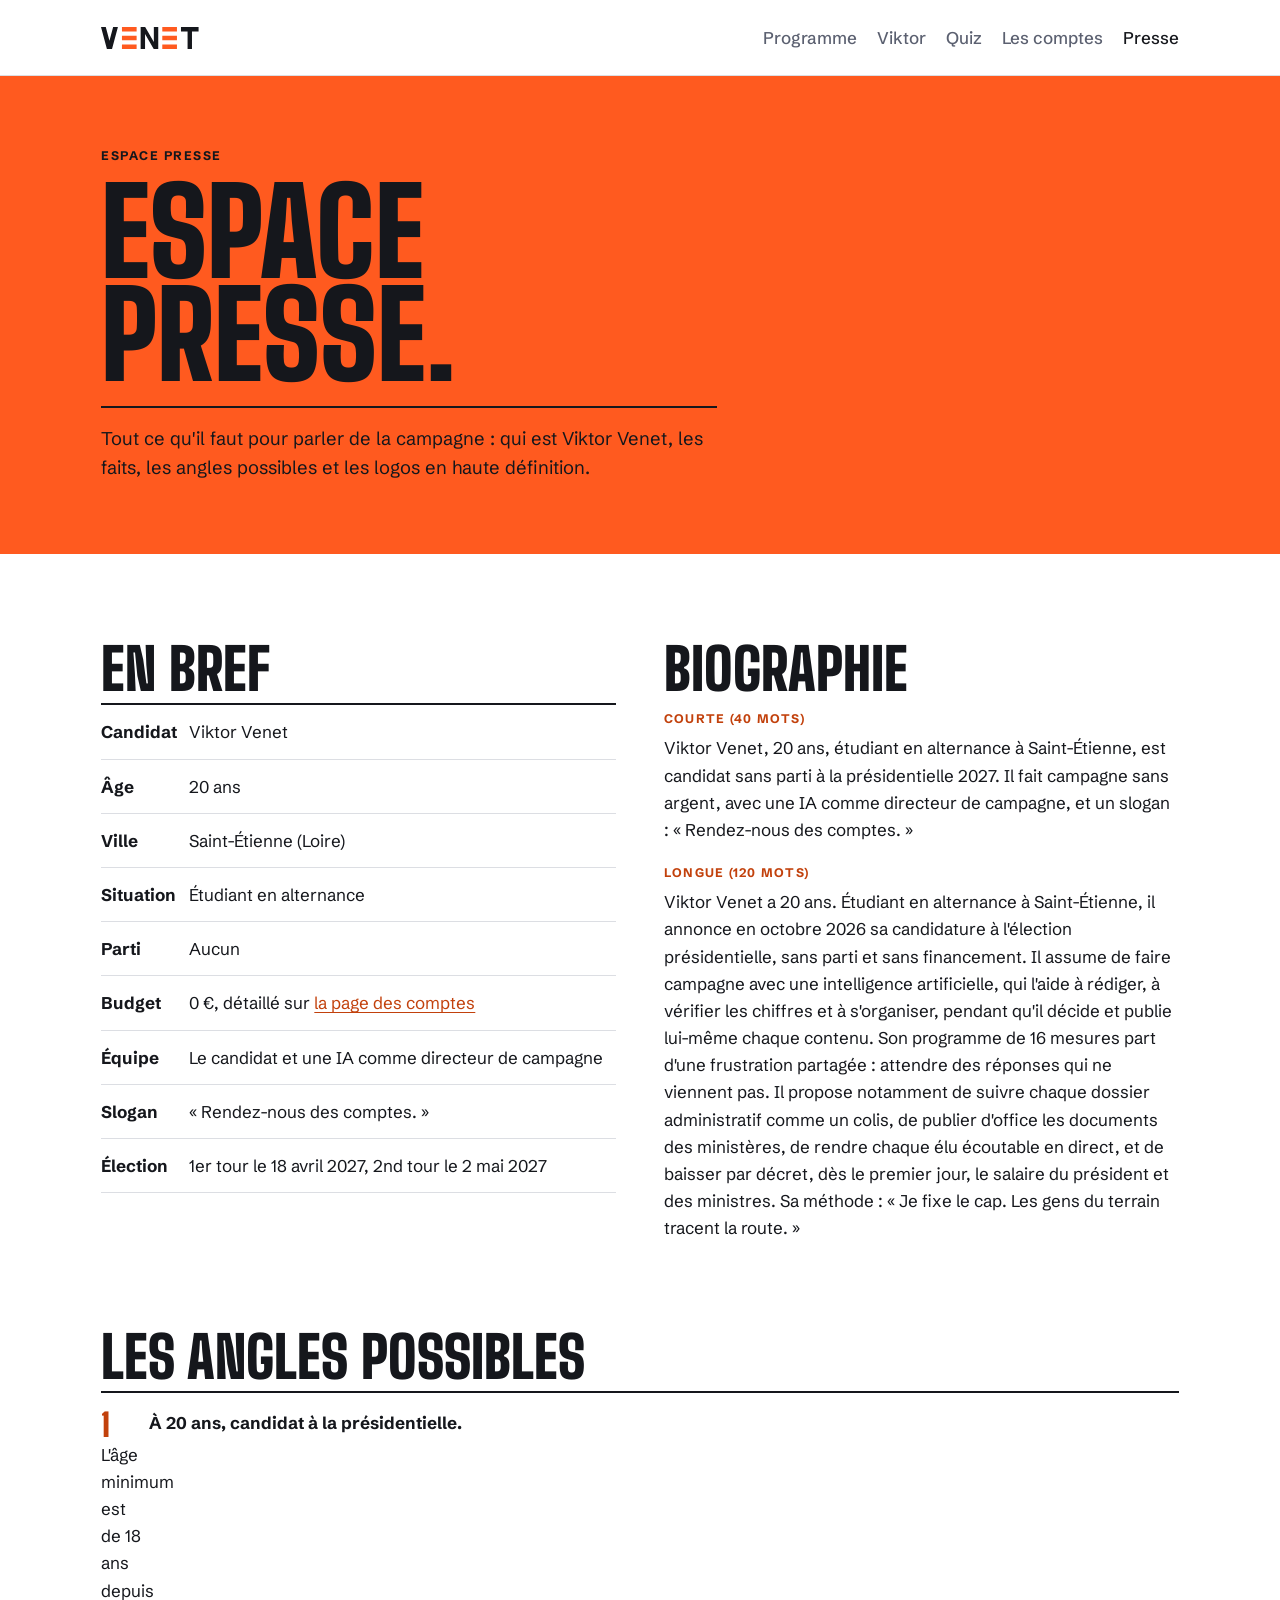
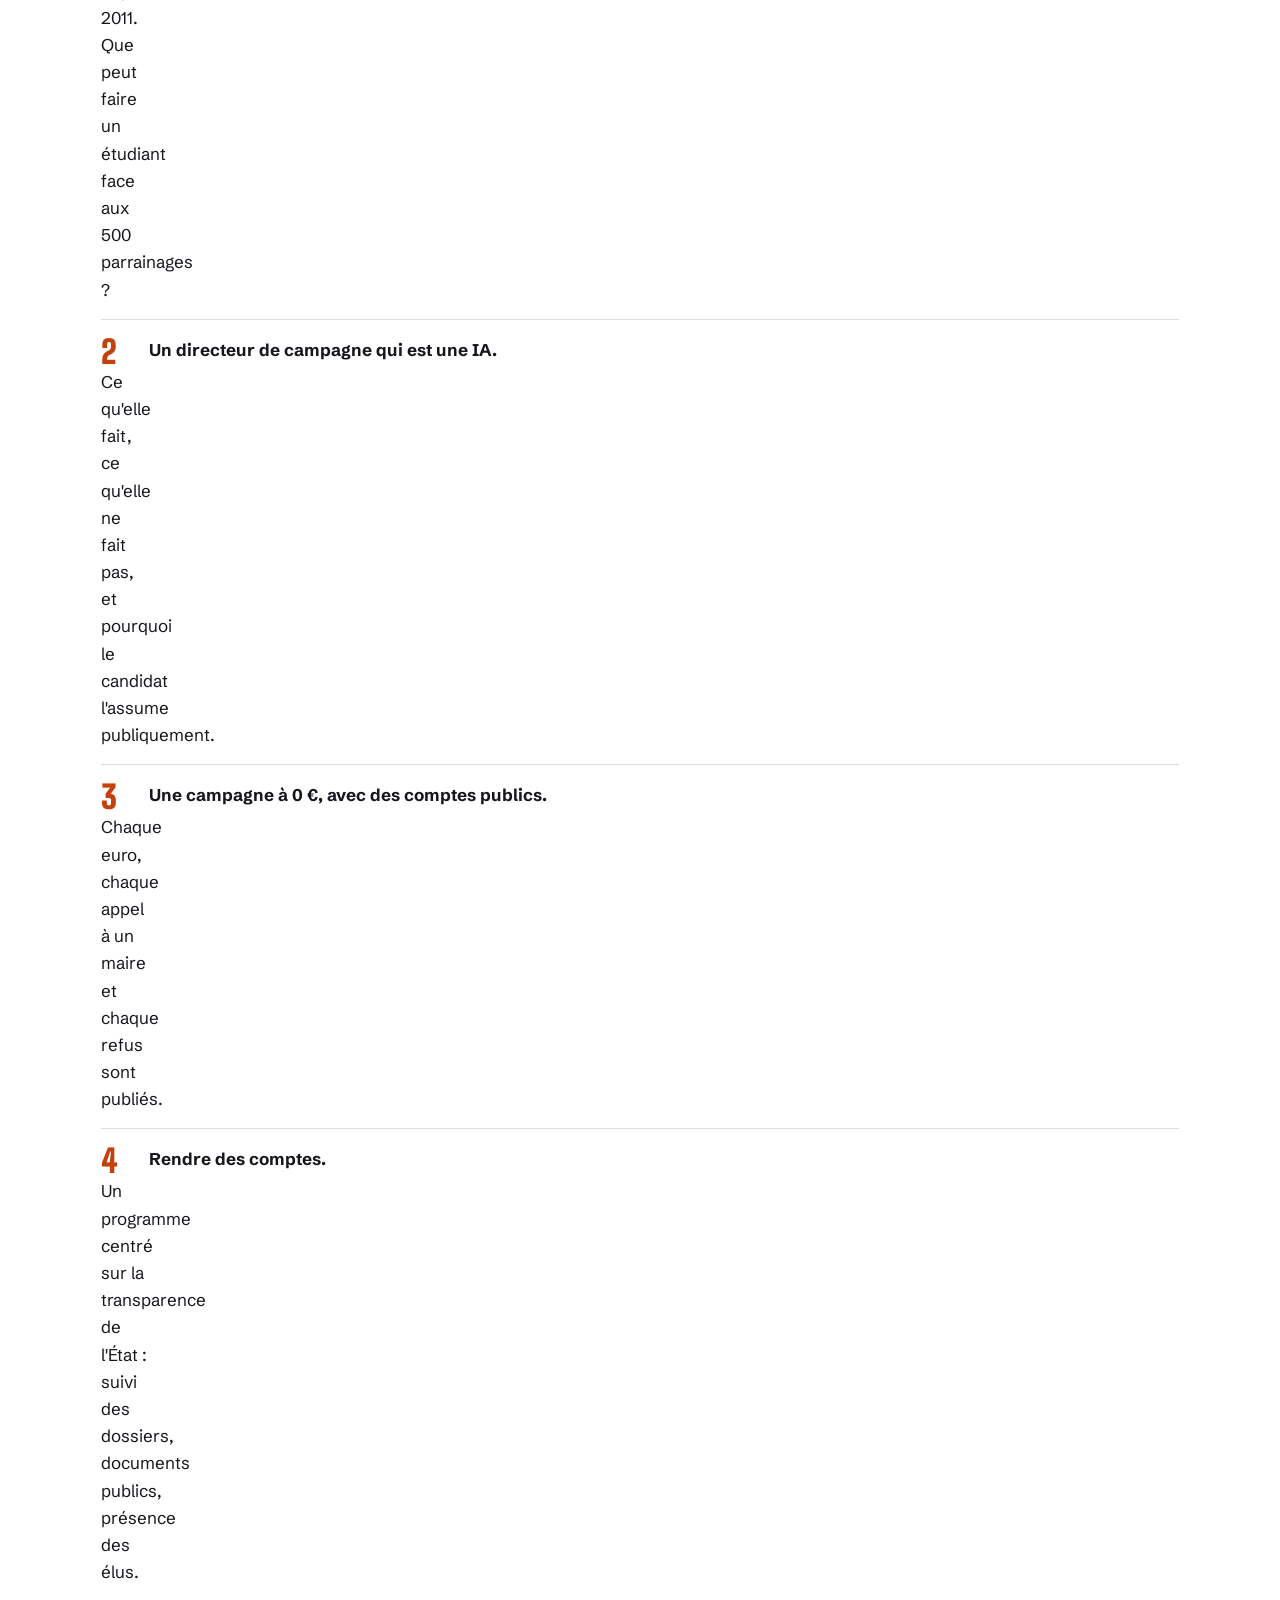
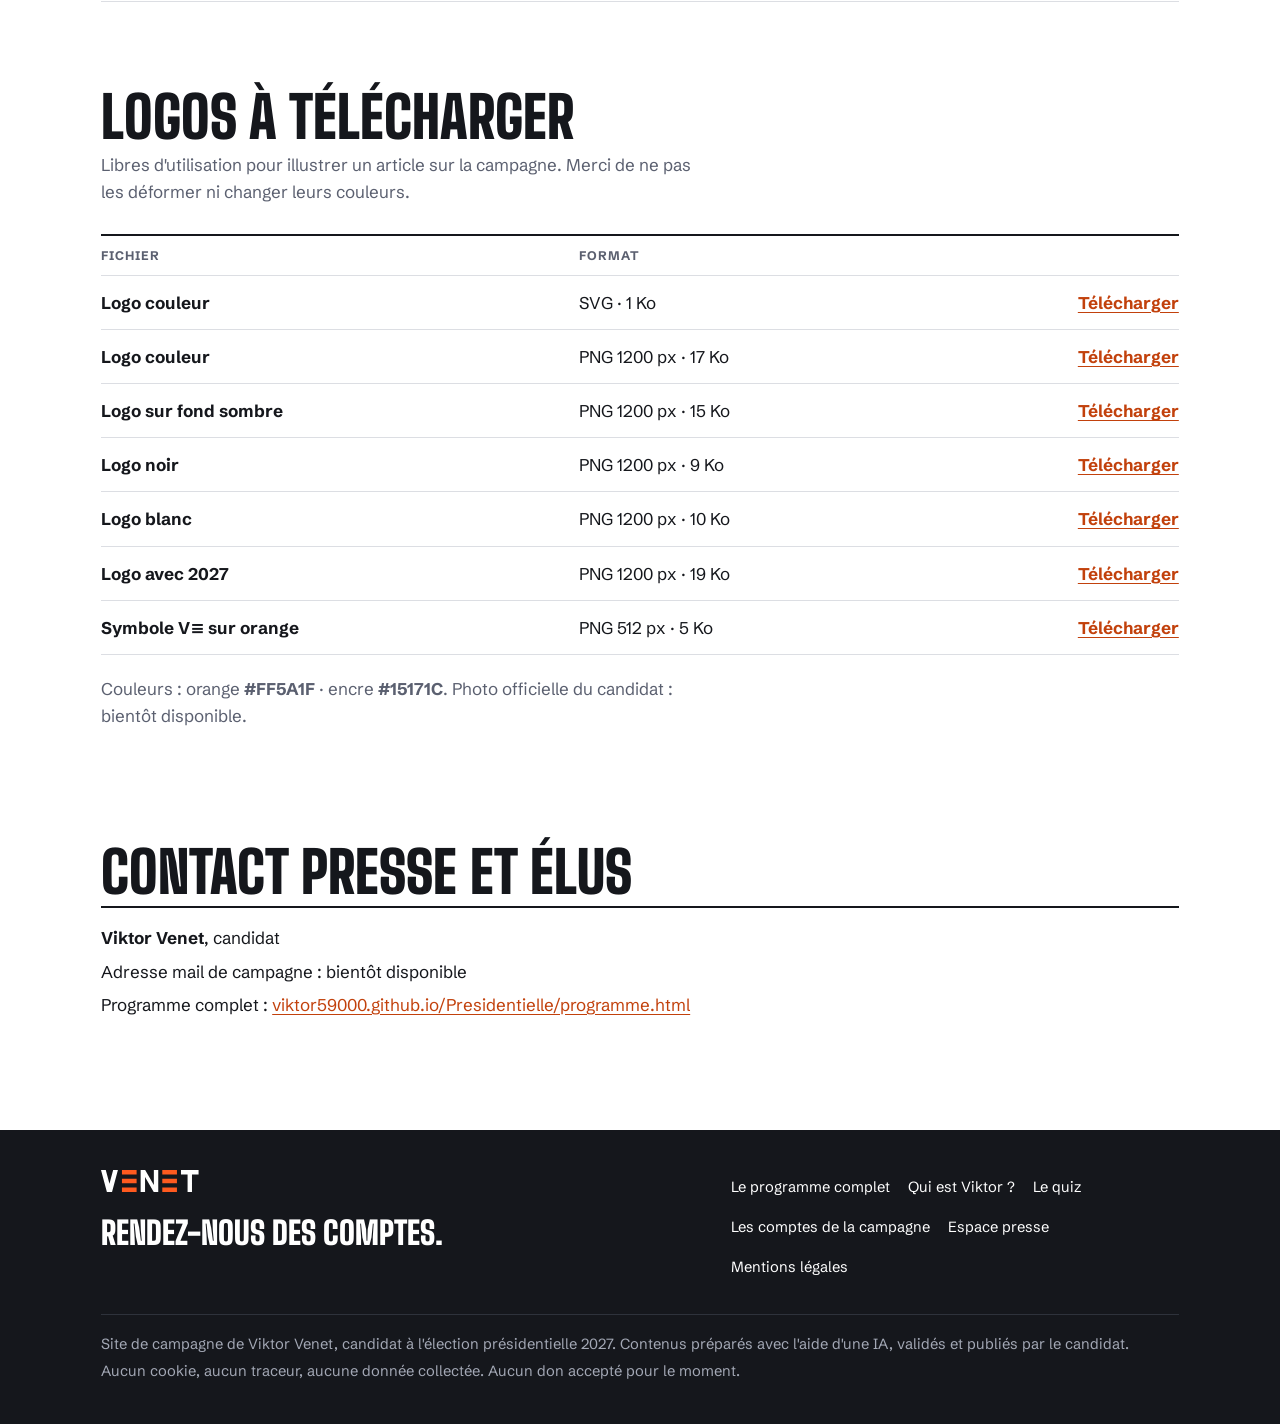
<file: presse.html>
<!doctype html>
<html lang="fr">
<head>
<meta charset="utf-8">
<meta name="viewport" content="width=device-width, initial-scale=1, viewport-fit=cover">
<title>Espace presse · Venet 2027</title>
<meta name="description" content="Biographie, chiffres clés, angles et logos à télécharger pour les journalistes qui couvrent la campagne de Viktor Venet.">
<link rel="canonical" href="https://viktor59000.github.io/Presidentielle/presse.html">

<meta property="og:type" content="website">
<meta property="og:locale" content="fr_FR">
<meta property="og:site_name" content="Venet 2027">
<meta property="og:url" content="https://viktor59000.github.io/Presidentielle/presse.html">
<meta property="og:title" content="Espace presse · Venet 2027">
<meta property="og:description" content="Biographie, chiffres clés, angles et logos à télécharger pour les journalistes qui couvrent la campagne de Viktor Venet.">
<meta property="og:image" content="https://viktor59000.github.io/Presidentielle/img/og-presse.png">
<meta property="og:image:width" content="1200">
<meta property="og:image:height" content="630">
<meta name="twitter:card" content="summary_large_image">
<link rel="icon" href="favicon.ico" sizes="48x48">
<link rel="icon" href="favicon.svg" type="image/svg+xml">
<link rel="apple-touch-icon" href="apple-touch-icon.png">
<link rel="manifest" href="site.webmanifest">
<meta name="theme-color" content="#FF5A1F">
<link rel="preload" href="fonts/BigShouldersDisplay-normal-latin.woff2" as="font" type="font/woff2" crossorigin>
<link rel="preload" href="fonts/SchibstedGrotesk-normal-latin.woff2" as="font" type="font/woff2" crossorigin>
<style>@font-face{font-family:'Big Shoulders Display';font-style:normal;font-weight:700;font-display:swap;src:url(fonts/BigShouldersDisplay-normal-latin-ext.woff2) format('woff2');unicode-range:U+0100-02BA, U+02BD-02C5, U+02C7-02CC, U+02CE-02D7, U+02DD-02FF, U+0304, U+0308, U+0329, U+1D00-1DBF, U+1E00-1E9F, U+1EF2-1EFF, U+2020, U+20A0-20AB, U+20AD-20C4, U+2113, U+2C60-2C7F, U+A720-A7FF;}
@font-face{font-family:'Big Shoulders Display';font-style:normal;font-weight:700;font-display:swap;src:url(fonts/BigShouldersDisplay-normal-latin.woff2) format('woff2');unicode-range:U+0000-00FF, U+0131, U+0152-0153, U+02BB-02BC, U+02C6, U+02DA, U+02DC, U+0304, U+0308, U+0329, U+2000-206F, U+20AC, U+2122, U+2191, U+2193, U+2212, U+2215, U+FEFF, U+FFFD;}
@font-face{font-family:'Big Shoulders Display';font-style:normal;font-weight:800;font-display:swap;src:url(fonts/BigShouldersDisplay-normal-latin-ext.woff2) format('woff2');unicode-range:U+0100-02BA, U+02BD-02C5, U+02C7-02CC, U+02CE-02D7, U+02DD-02FF, U+0304, U+0308, U+0329, U+1D00-1DBF, U+1E00-1E9F, U+1EF2-1EFF, U+2020, U+20A0-20AB, U+20AD-20C4, U+2113, U+2C60-2C7F, U+A720-A7FF;}
@font-face{font-family:'Big Shoulders Display';font-style:normal;font-weight:800;font-display:swap;src:url(fonts/BigShouldersDisplay-normal-latin.woff2) format('woff2');unicode-range:U+0000-00FF, U+0131, U+0152-0153, U+02BB-02BC, U+02C6, U+02DA, U+02DC, U+0304, U+0308, U+0329, U+2000-206F, U+20AC, U+2122, U+2191, U+2193, U+2212, U+2215, U+FEFF, U+FFFD;}
@font-face{font-family:'Big Shoulders Display';font-style:normal;font-weight:900;font-display:swap;src:url(fonts/BigShouldersDisplay-normal-latin-ext.woff2) format('woff2');unicode-range:U+0100-02BA, U+02BD-02C5, U+02C7-02CC, U+02CE-02D7, U+02DD-02FF, U+0304, U+0308, U+0329, U+1D00-1DBF, U+1E00-1E9F, U+1EF2-1EFF, U+2020, U+20A0-20AB, U+20AD-20C4, U+2113, U+2C60-2C7F, U+A720-A7FF;}
@font-face{font-family:'Big Shoulders Display';font-style:normal;font-weight:900;font-display:swap;src:url(fonts/BigShouldersDisplay-normal-latin.woff2) format('woff2');unicode-range:U+0000-00FF, U+0131, U+0152-0153, U+02BB-02BC, U+02C6, U+02DA, U+02DC, U+0304, U+0308, U+0329, U+2000-206F, U+20AC, U+2122, U+2191, U+2193, U+2212, U+2215, U+FEFF, U+FFFD;}
@font-face{font-family:'Schibsted Grotesk';font-style:italic;font-weight:400;font-display:swap;src:url(fonts/SchibstedGrotesk-italic-latin-ext.woff2) format('woff2');unicode-range:U+0100-02BA, U+02BD-02C5, U+02C7-02CC, U+02CE-02D7, U+02DD-02FF, U+0304, U+0308, U+0329, U+1D00-1DBF, U+1E00-1E9F, U+1EF2-1EFF, U+2020, U+20A0-20AB, U+20AD-20C4, U+2113, U+2C60-2C7F, U+A720-A7FF;}
@font-face{font-family:'Schibsted Grotesk';font-style:italic;font-weight:400;font-display:swap;src:url(fonts/SchibstedGrotesk-italic-latin.woff2) format('woff2');unicode-range:U+0000-00FF, U+0131, U+0152-0153, U+02BB-02BC, U+02C6, U+02DA, U+02DC, U+0304, U+0308, U+0329, U+2000-206F, U+20AC, U+2122, U+2191, U+2193, U+2212, U+2215, U+FEFF, U+FFFD;}
@font-face{font-family:'Schibsted Grotesk';font-style:normal;font-weight:400;font-display:swap;src:url(fonts/SchibstedGrotesk-normal-latin-ext.woff2) format('woff2');unicode-range:U+0100-02BA, U+02BD-02C5, U+02C7-02CC, U+02CE-02D7, U+02DD-02FF, U+0304, U+0308, U+0329, U+1D00-1DBF, U+1E00-1E9F, U+1EF2-1EFF, U+2020, U+20A0-20AB, U+20AD-20C4, U+2113, U+2C60-2C7F, U+A720-A7FF;}
@font-face{font-family:'Schibsted Grotesk';font-style:normal;font-weight:400;font-display:swap;src:url(fonts/SchibstedGrotesk-normal-latin.woff2) format('woff2');unicode-range:U+0000-00FF, U+0131, U+0152-0153, U+02BB-02BC, U+02C6, U+02DA, U+02DC, U+0304, U+0308, U+0329, U+2000-206F, U+20AC, U+2122, U+2191, U+2193, U+2212, U+2215, U+FEFF, U+FFFD;}
@font-face{font-family:'Schibsted Grotesk';font-style:normal;font-weight:500;font-display:swap;src:url(fonts/SchibstedGrotesk-normal-latin-ext.woff2) format('woff2');unicode-range:U+0100-02BA, U+02BD-02C5, U+02C7-02CC, U+02CE-02D7, U+02DD-02FF, U+0304, U+0308, U+0329, U+1D00-1DBF, U+1E00-1E9F, U+1EF2-1EFF, U+2020, U+20A0-20AB, U+20AD-20C4, U+2113, U+2C60-2C7F, U+A720-A7FF;}
@font-face{font-family:'Schibsted Grotesk';font-style:normal;font-weight:500;font-display:swap;src:url(fonts/SchibstedGrotesk-normal-latin.woff2) format('woff2');unicode-range:U+0000-00FF, U+0131, U+0152-0153, U+02BB-02BC, U+02C6, U+02DA, U+02DC, U+0304, U+0308, U+0329, U+2000-206F, U+20AC, U+2122, U+2191, U+2193, U+2212, U+2215, U+FEFF, U+FFFD;}
@font-face{font-family:'Schibsted Grotesk';font-style:normal;font-weight:700;font-display:swap;src:url(fonts/SchibstedGrotesk-normal-latin-ext.woff2) format('woff2');unicode-range:U+0100-02BA, U+02BD-02C5, U+02C7-02CC, U+02CE-02D7, U+02DD-02FF, U+0304, U+0308, U+0329, U+1D00-1DBF, U+1E00-1E9F, U+1EF2-1EFF, U+2020, U+20A0-20AB, U+20AD-20C4, U+2113, U+2C60-2C7F, U+A720-A7FF;}
@font-face{font-family:'Schibsted Grotesk';font-style:normal;font-weight:700;font-display:swap;src:url(fonts/SchibstedGrotesk-normal-latin.woff2) format('woff2');unicode-range:U+0000-00FF, U+0131, U+0152-0153, U+02BB-02BC, U+02C6, U+02DA, U+02DC, U+0304, U+0308, U+0329, U+2000-206F, U+20AC, U+2122, U+2191, U+2193, U+2212, U+2215, U+FEFF, U+FFFD;}

:root {
  --paper: #ffffff; --paper-2: #f1f2f4; --ink: #15171c; --muted: #5b6070; --rule: #dcdee3;
  --orange: #ff5a1f; --orange-text: #c2410c; --ok: #1f7a4d;
  --ff-display: "Big Shoulders Display", "Arial Narrow", Impact, sans-serif;
  --ff-body: "Schibsted Grotesk", system-ui, -apple-system, "Segoe UI", sans-serif;
}
@media (prefers-color-scheme: dark) {
  :root:not([data-theme="light"]) { --paper: #15171c; --paper-2: #1e2128; --ink: #f3f4f6; --muted: #a3a8b5; --rule: #2e323b; --orange-text: #ff7a45; --ok: #4ccf8f; color-scheme: dark; }
}
:root[data-theme="dark"] { --paper: #15171c; --paper-2: #1e2128; --ink: #f3f4f6; --muted: #a3a8b5; --rule: #2e323b; --orange-text: #ff7a45; --ok: #4ccf8f; color-scheme: dark; }
*, *::before, *::after { box-sizing: border-box; }
html { scroll-behavior: smooth; scroll-padding-top: 80px; }
@media (prefers-reduced-motion: reduce) { html { scroll-behavior: auto; } }
body { margin: 0; background: var(--paper); color: var(--ink); font: 400 1.0625rem/1.6 var(--ff-body); -webkit-font-smoothing: antialiased; padding: env(safe-area-inset-top, 0px) 0 env(safe-area-inset-bottom, 0px); }
a { color: var(--orange-text); text-underline-offset: 3px; }
:focus-visible { outline: 3px solid var(--orange); outline-offset: 3px; }
h1, h2, h3, h4, p { margin: 0; }
h1, h2, h3 { font-family: var(--ff-display); font-weight: 900; text-transform: uppercase; line-height: .92; text-wrap: balance; }
.wrap { max-width: 1180px; margin: 0 auto; padding-inline: max(16px, 4vw); }
.top { position: sticky; top: env(safe-area-inset-top, 0px); z-index: 10; background: var(--paper); border-bottom: 1px solid var(--rule); }
.top .wrap { display: flex; flex-wrap: wrap; align-items: center; justify-content: space-between; gap: 6px 24px; padding-block: 14px; }
.logo { display: inline-flex; }
.logo svg { height: 22px; width: auto; display: block; }
.logo .l { fill: var(--ink); } .logo .b { fill: var(--orange); }
.top nav { display: flex; flex-wrap: wrap; margin-inline: -10px; }
.top nav a { color: var(--muted); text-decoration: none; font-weight: 500; padding: 10px; min-height: 44px; display: inline-flex; align-items: center; }
.top nav a:hover, .top nav a[aria-current] { color: var(--ink); }
.cover { background: var(--orange); color: #15171c; }
.cover .wrap { padding-block: clamp(40px, 6vw, 72px); display: grid; gap: 18px; }
.cover .k { font: 700 .78rem var(--ff-body); letter-spacing: .12em; text-transform: uppercase; }
.cover h1 { font-size: clamp(3rem, 10vw, 7.5rem); line-height: .86; }
.cover p { font-size: 1.15rem; max-width: 56ch; border-top: 2px solid #15171c; padding-top: 16px; }
section.sec { padding-block: clamp(48px, 7vw, 88px) 0; }
.sec h2 { font-size: clamp(2.2rem, 5vw, 3.6rem); margin-bottom: 8px; }
.sec .intro { color: var(--muted); max-width: 60ch; margin-bottom: 28px; }
.rule { border-top: 2px solid var(--ink); }
.btn { display: inline-flex; align-items: center; gap: 10px; min-height: 48px; padding: 0 20px; font: 700 1rem var(--ff-body); text-decoration: none; border: 2px solid var(--ink); color: var(--ink); background: transparent; cursor: pointer; transition: background-color .2s, color .2s; }
.btn:hover { background: var(--ink); color: var(--paper); }
.btn.solid { background: var(--ink); color: var(--paper); }
.btn.solid:hover { background: transparent; color: var(--ink); }
footer { margin-top: clamp(72px, 10vw, 112px); background: #15171c; color: #a3a8b5; }
footer .wrap { padding-block: 40px; font-size: .92rem; display: grid; gap: 8px; }
footer strong { color: #fff; }
footer .logo .l { fill: #fff; }

.skip { position: absolute; left: -9999px; }
.skip:focus { left: 16px; top: 16px; background: var(--ink); color: var(--paper); padding: 10px 14px; z-index: 20; }
footer .wrap { grid-template-columns: minmax(0, 1.3fr) minmax(0, 1fr); gap: 28px 48px; }
footer .slogan { font: 900 2rem/1 var(--ff-display); text-transform: uppercase; color: #fff; margin-top: 18px; }
footer .liens { display: flex; flex-wrap: wrap; gap: 4px 18px; margin: 0; padding: 0; list-style: none; }
footer .liens a { color: #fff; text-decoration: none; display: inline-flex; min-height: 36px; align-items: center; }
footer .liens a:hover { color: var(--orange); }
footer .legal { grid-column: 1 / -1; border-top: 1px solid #2e323b; padding-top: 18px; display: grid; gap: 4px; }
@media (max-width: 860px) { footer .wrap { grid-template-columns: minmax(0, 1fr); } }

.two { display: grid; grid-template-columns: repeat(2, minmax(0, 1fr)); gap: 48px; }
.table { overflow-x: auto; }
table { width: 100%; border-collapse: collapse; }
th { text-align: left; font: 700 .78rem var(--ff-body); letter-spacing: .08em; text-transform: uppercase; color: var(--muted); padding: 12px 12px 12px 0; border-bottom: 1px solid var(--rule); }
td { padding: 13px 12px 13px 0; border-bottom: 1px solid var(--rule); vertical-align: top; }
td:first-child { font-weight: 700; }
td.num { text-align: right; white-space: nowrap; padding-right: 0; }
td.num a { font-weight: 700; }
.sub { font: 700 .78rem var(--ff-body); letter-spacing: .1em; color: var(--orange-text); margin: 22px 0 8px; }
.sec h2 + .sub { margin-top: 16px; }
.bio { max-width: 62ch; }
.angles { margin: 0; padding: 0; list-style: none; counter-reset: a; }
.angles li { counter-increment: a; display: grid; grid-template-columns: 3rem minmax(0, 1fr); padding-block: 16px; border-bottom: 1px solid var(--rule); }
.angles li::before { content: counter(a); font: 900 2rem/1 var(--ff-display); color: var(--orange-text); }
.contact { padding-top: 16px; display: grid; gap: 6px; }
.contact a, .bio, td { overflow-wrap: anywhere; }
.two > * { min-width: 0; }
@media (max-width: 860px) { .two { grid-template-columns: minmax(0, 1fr); } }
</style>
</head>
<body>
<a class="skip" href="#contenu">Aller au contenu</a>
<header class="top"><div class="wrap">
  <a class="logo" href="index.html" aria-label="Venet 2027, accueil"><svg viewBox="24 68 532.3 120" aria-hidden="true"><path class="l" d="M24 68 L50 68 L70.15 143.2 L90.3 68 L116.3 68 L84.15 188 L56.15 188 Z M240.3 68 L264.96 68 L312.3 150 L312.3 68 L336.3 68 L336.3 188 L311.64 188 L264.3 106 L264.3 188 L240.3 188 Z M460.3 68 L556.3 68 L556.3 92 L520.3 92 L520.3 188 L496.3 188 L496.3 92 L460.3 92 Z"/><path class="b" d="M138.3 68 L218.3 68 L218.3 92 L138.3 92 Z M138.3 116 L218.3 116 L218.3 140 L138.3 140 Z M138.3 164 L218.3 164 L218.3 188 L138.3 188 Z M358.3 68 L438.3 68 L438.3 92 L358.3 92 Z M358.3 116 L438.3 116 L438.3 140 L358.3 140 Z M358.3 164 L438.3 164 L438.3 188 L358.3 188 Z"/></svg></a>
  <nav aria-label="Navigation principale"><a href="programme.html">Programme</a><a href="viktor.html">Viktor</a><a href="quiz.html">Quiz</a><a href="comptes.html">Les comptes</a><a href="presse.html" aria-current=page>Presse</a></nav>
</div></header>
<main id="contenu">
<section class="cover"><div class="wrap">
  <span class="k">Espace presse</span>
  <h1>Espace<br>presse.</h1>
  <p>Tout ce qu'il faut pour parler de la campagne : qui est Viktor Venet, les faits, les angles possibles et les logos en haute définition.</p>
</div></section>

<section class="sec"><div class="wrap two">
  <div>
    <h2>En bref</h2>
    <div class="table rule"><table>
      <tr><td>Candidat</td><td>Viktor Venet</td></tr>
      <tr><td>Âge</td><td>20 ans</td></tr>
      <tr><td>Ville</td><td>Saint-Étienne (Loire)</td></tr>
      <tr><td>Situation</td><td>Étudiant en alternance</td></tr>
      <tr><td>Parti</td><td>Aucun</td></tr>
      <tr><td>Budget</td><td>0 €, détaillé sur <a href="comptes.html">la page des comptes</a></td></tr>
      <tr><td>Équipe</td><td>Le candidat et une IA comme directeur de campagne</td></tr>
      <tr><td>Slogan</td><td>« Rendez-nous des comptes. »</td></tr>
      <tr><td>Élection</td><td>1er tour le 18 avril 2027, 2nd tour le 2 mai 2027</td></tr>
    </table></div>
  </div>
  <div>
    <h2>Biographie</h2>
    <h3 class="sub">Courte (40 mots)</h3>
    <p class="bio">Viktor Venet, 20 ans, étudiant en alternance à Saint-Étienne, est candidat sans parti à la présidentielle 2027. Il fait campagne sans argent, avec une IA comme directeur de campagne, et un slogan : « Rendez-nous des comptes. »</p>
    <h3 class="sub">Longue (120 mots)</h3>
    <p class="bio">Viktor Venet a 20 ans. Étudiant en alternance à Saint-Étienne, il annonce en octobre 2026 sa candidature à l'élection présidentielle, sans parti et sans financement. Il assume de faire campagne avec une intelligence artificielle, qui l'aide à rédiger, à vérifier les chiffres et à s'organiser, pendant qu'il décide et publie lui-même chaque contenu. Son programme de 16 mesures part d'une frustration partagée : attendre des réponses qui ne viennent pas. Il propose notamment de suivre chaque dossier administratif comme un colis, de publier d'office les documents des ministères, de rendre chaque élu écoutable en direct, et de baisser par décret, dès le premier jour, le salaire du président et des ministres. Sa méthode : « Je fixe le cap. Les gens du terrain tracent la route. »</p>
  </div>
</div></section>

<section class="sec"><div class="wrap">
  <h2>Les angles possibles</h2>
  <ol class="angles rule">
    <li><strong>À 20 ans, candidat à la présidentielle.</strong> L'âge minimum est de 18 ans depuis 2011. Que peut faire un étudiant face aux 500 parrainages ?</li>
    <li><strong>Un directeur de campagne qui est une IA.</strong> Ce qu'elle fait, ce qu'elle ne fait pas, et pourquoi le candidat l'assume publiquement.</li>
    <li><strong>Une campagne à 0 €, avec des comptes publics.</strong> Chaque euro, chaque appel à un maire et chaque refus sont publiés.</li>
    <li><strong>Rendre des comptes.</strong> Un programme centré sur la transparence de l'État : suivi des dossiers, documents publics, présence des élus.</li>
  </ol>
</div></section>

<section class="sec"><div class="wrap">
  <h2>Logos à télécharger</h2>
  <p class="intro">Libres d'utilisation pour illustrer un article sur la campagne. Merci de ne pas les déformer ni changer leurs couleurs.</p>
  <div class="table rule"><table>
    <thead><tr><th>Fichier</th><th>Format</th><th class="num"></th></tr></thead>
    <tbody><tr><td>Logo couleur</td><td>SVG · 1 Ko</td><td class="num"><a href="presse/venet-wordmark-color.svg" download>Télécharger</a></td></tr><tr><td>Logo couleur</td><td>PNG 1200 px · 17 Ko</td><td class="num"><a href="presse/venet-wordmark-color.png" download>Télécharger</a></td></tr><tr><td>Logo sur fond sombre</td><td>PNG 1200 px · 15 Ko</td><td class="num"><a href="presse/venet-wordmark-color-dark.png" download>Télécharger</a></td></tr><tr><td>Logo noir</td><td>PNG 1200 px · 9 Ko</td><td class="num"><a href="presse/venet-wordmark-black-1200.png" download>Télécharger</a></td></tr><tr><td>Logo blanc</td><td>PNG 1200 px · 10 Ko</td><td class="num"><a href="presse/venet-wordmark-white-1200.png" download>Télécharger</a></td></tr><tr><td>Logo avec 2027</td><td>PNG 1200 px · 19 Ko</td><td class="num"><a href="presse/venet-stacked-color.png" download>Télécharger</a></td></tr><tr><td>Symbole V≡ sur orange</td><td>PNG 512 px · 5 Ko</td><td class="num"><a href="presse/icon-512.png" download>Télécharger</a></td></tr></tbody>
  </table></div>
  <p class="intro" style="margin-top:20px">Couleurs : orange <strong>#FF5A1F</strong> · encre <strong>#15171C</strong>. Photo officielle du candidat : bientôt disponible.</p>
</div></section>

<section class="sec" id="contact"><div class="wrap">
  <h2>Contact presse et élus</h2>
  <div class="contact rule">
    <p><strong>Viktor Venet</strong>, candidat</p>
    <p>Adresse mail de campagne : bientôt disponible</p>
    <p>Programme complet : <a href="programme.html">viktor59000.github.io/Presidentielle/programme.html</a></p>
  </div>
</div></section>

</main>
<footer><div class="wrap">
  <div>
    <a class="logo" href="index.html" aria-label="Venet 2027, accueil"><svg viewBox="24 68 532.3 120" aria-hidden="true"><path class="l" d="M24 68 L50 68 L70.15 143.2 L90.3 68 L116.3 68 L84.15 188 L56.15 188 Z M240.3 68 L264.96 68 L312.3 150 L312.3 68 L336.3 68 L336.3 188 L311.64 188 L264.3 106 L264.3 188 L240.3 188 Z M460.3 68 L556.3 68 L556.3 92 L520.3 92 L520.3 188 L496.3 188 L496.3 92 L460.3 92 Z"/><path class="b" d="M138.3 68 L218.3 68 L218.3 92 L138.3 92 Z M138.3 116 L218.3 116 L218.3 140 L138.3 140 Z M138.3 164 L218.3 164 L218.3 188 L138.3 188 Z M358.3 68 L438.3 68 L438.3 92 L358.3 92 Z M358.3 116 L438.3 116 L438.3 140 L358.3 140 Z M358.3 164 L438.3 164 L438.3 188 L358.3 188 Z"/></svg></a>
    <p class="slogan">Rendez-nous des comptes.</p>
  </div>
  <ul class="liens">
    <li><a href="programme.html">Le programme complet</a></li>
    <li><a href="viktor.html">Qui est Viktor ?</a></li>
    <li><a href="quiz.html">Le quiz</a></li>
    <li><a href="comptes.html">Les comptes de la campagne</a></li>
    <li><a href="presse.html">Espace presse</a></li>
    <li><a href="mentions-legales.html">Mentions légales</a></li>
  </ul>
  <div class="legal">
    <p>Site de campagne de Viktor Venet, candidat à l'élection présidentielle 2027. Contenus préparés avec l'aide d'une IA, validés et publiés par le candidat.</p>
    <p>Aucun cookie, aucun traceur, aucune donnée collectée. Aucun don accepté pour le moment.</p>
  </div>
</div></footer>

</body>
</html>
</file>
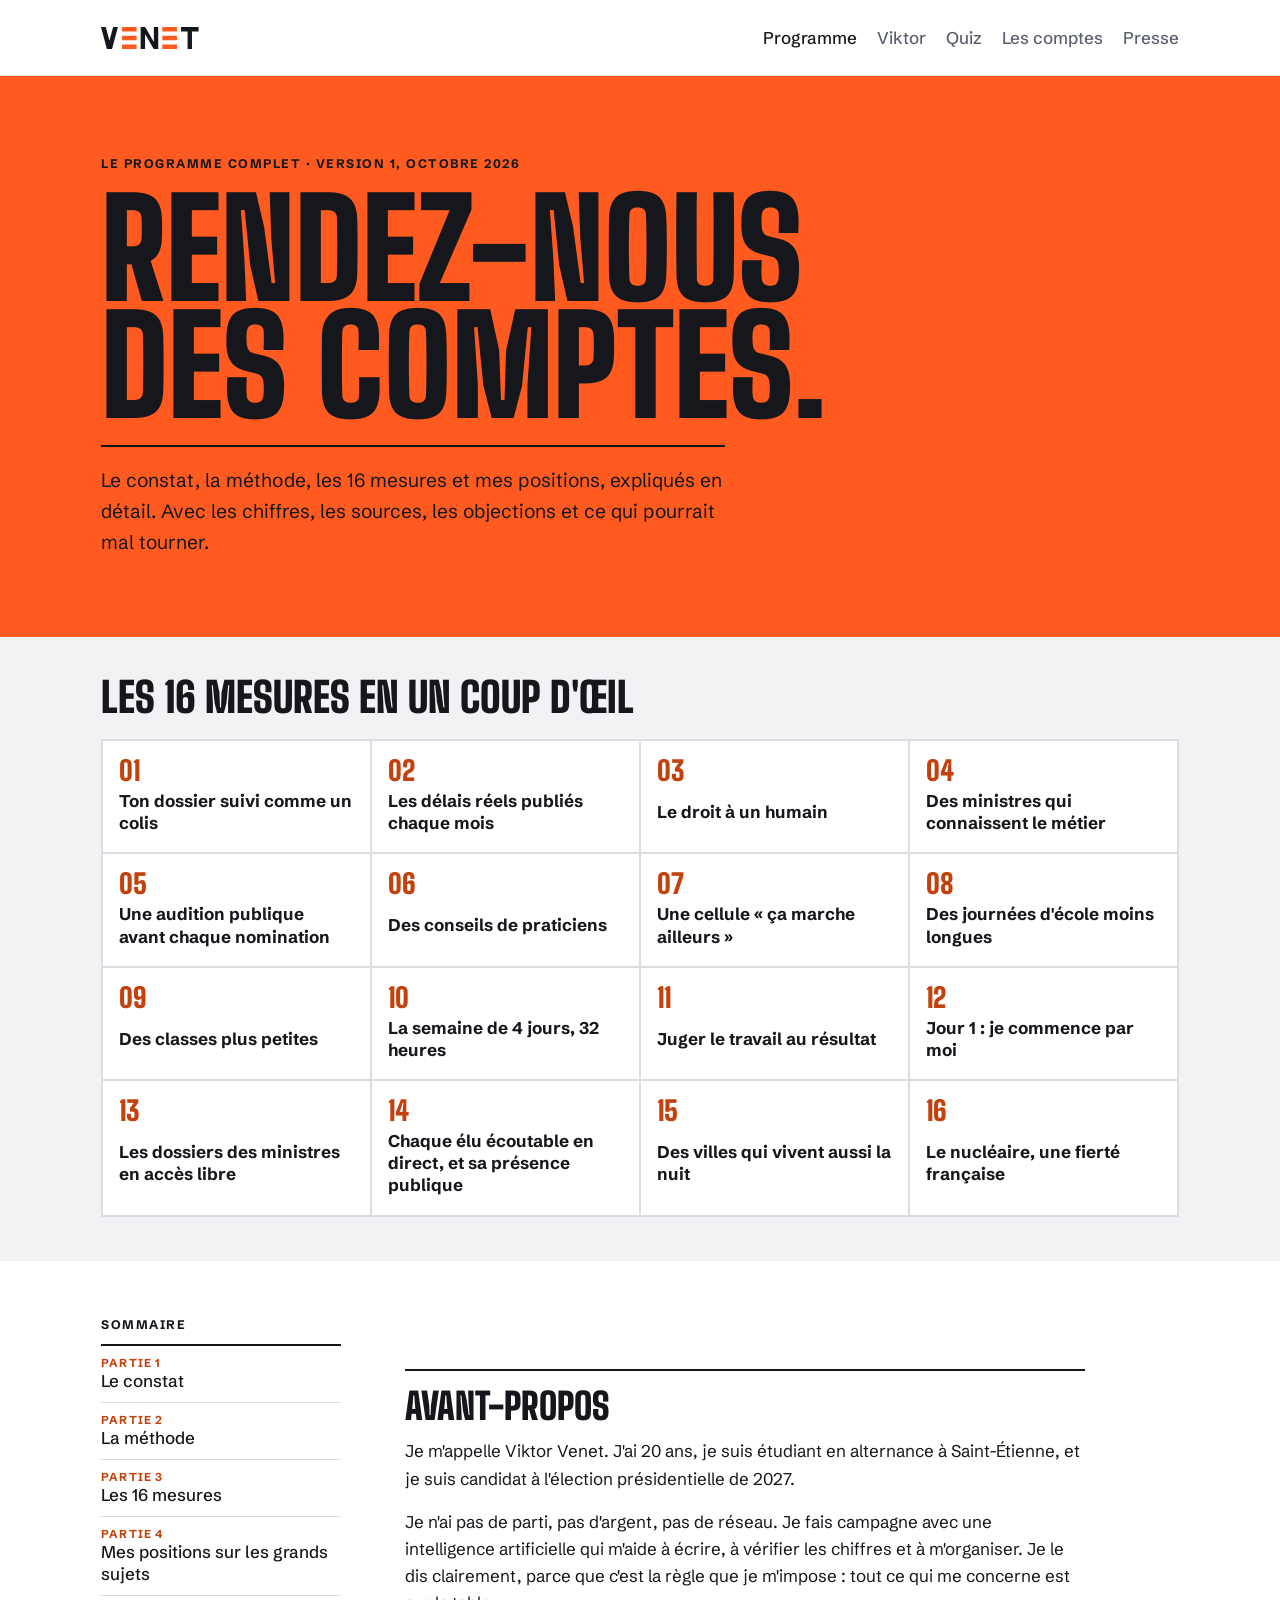
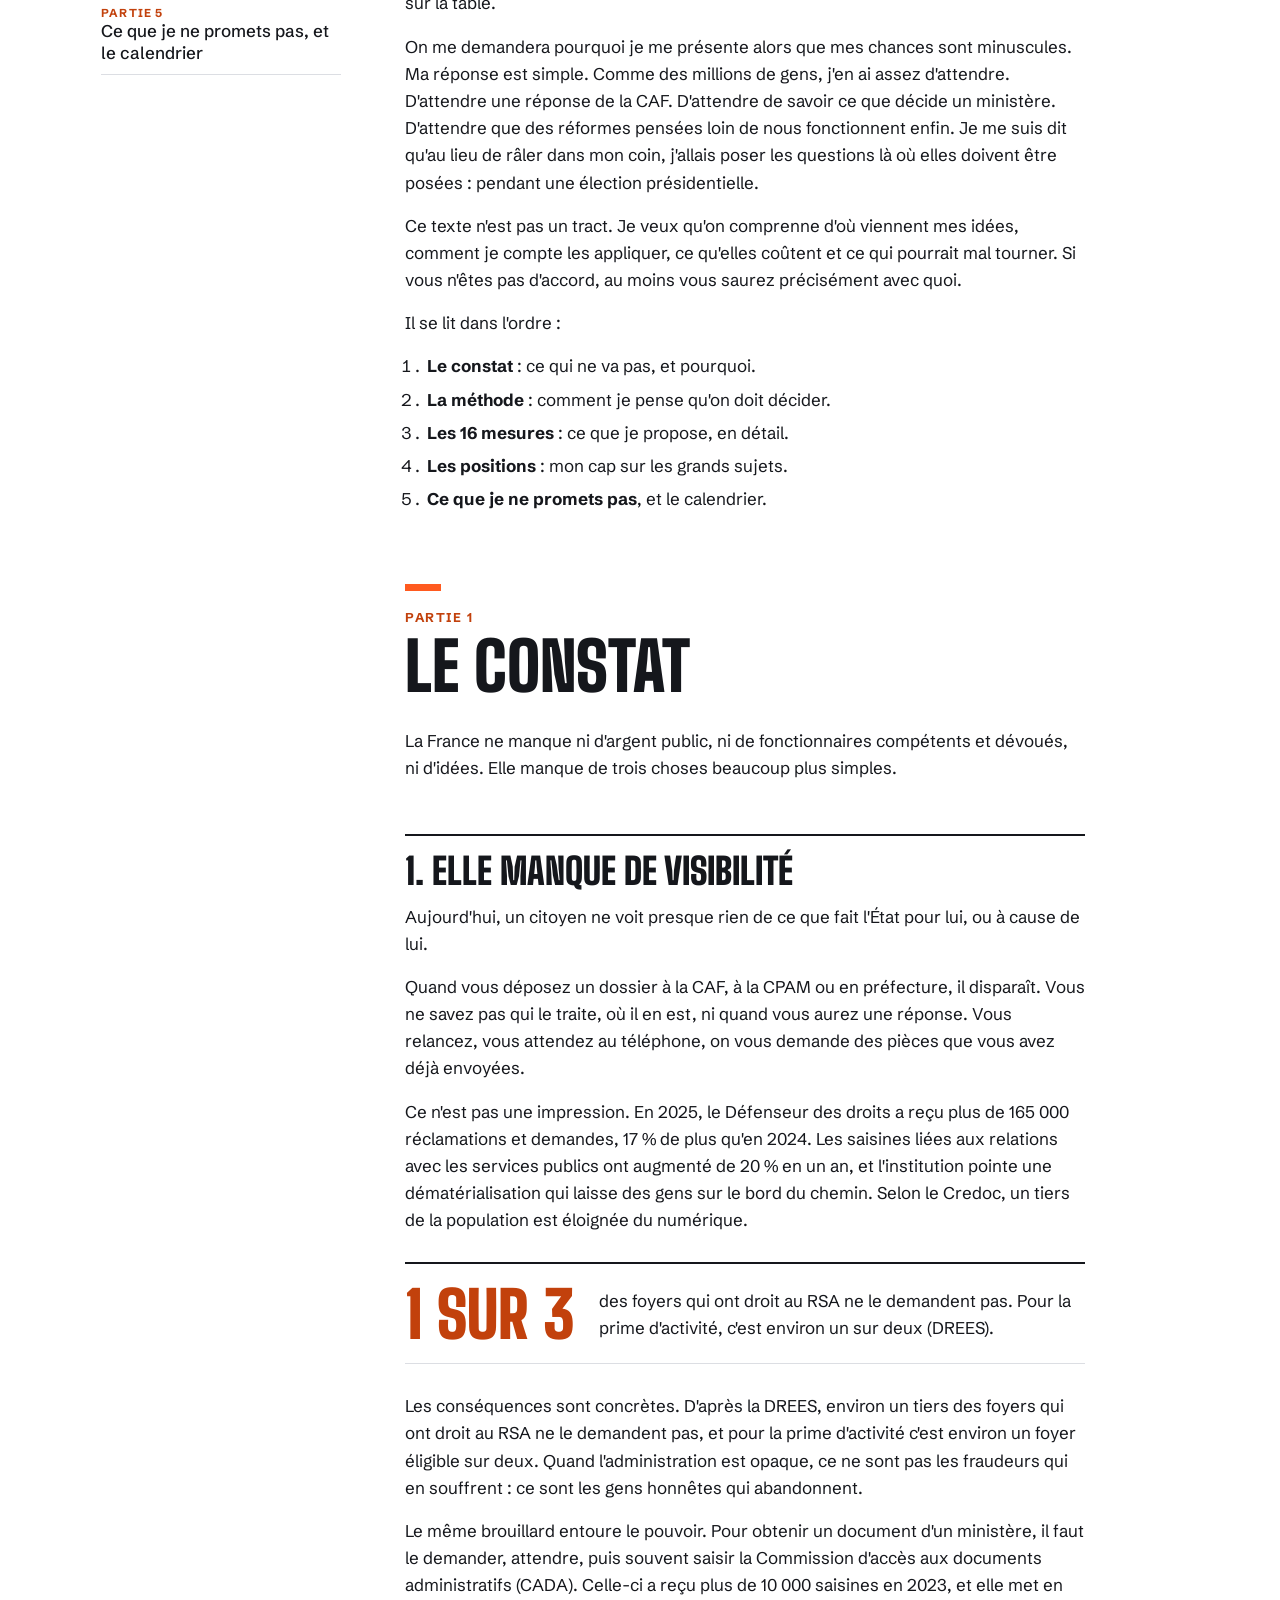
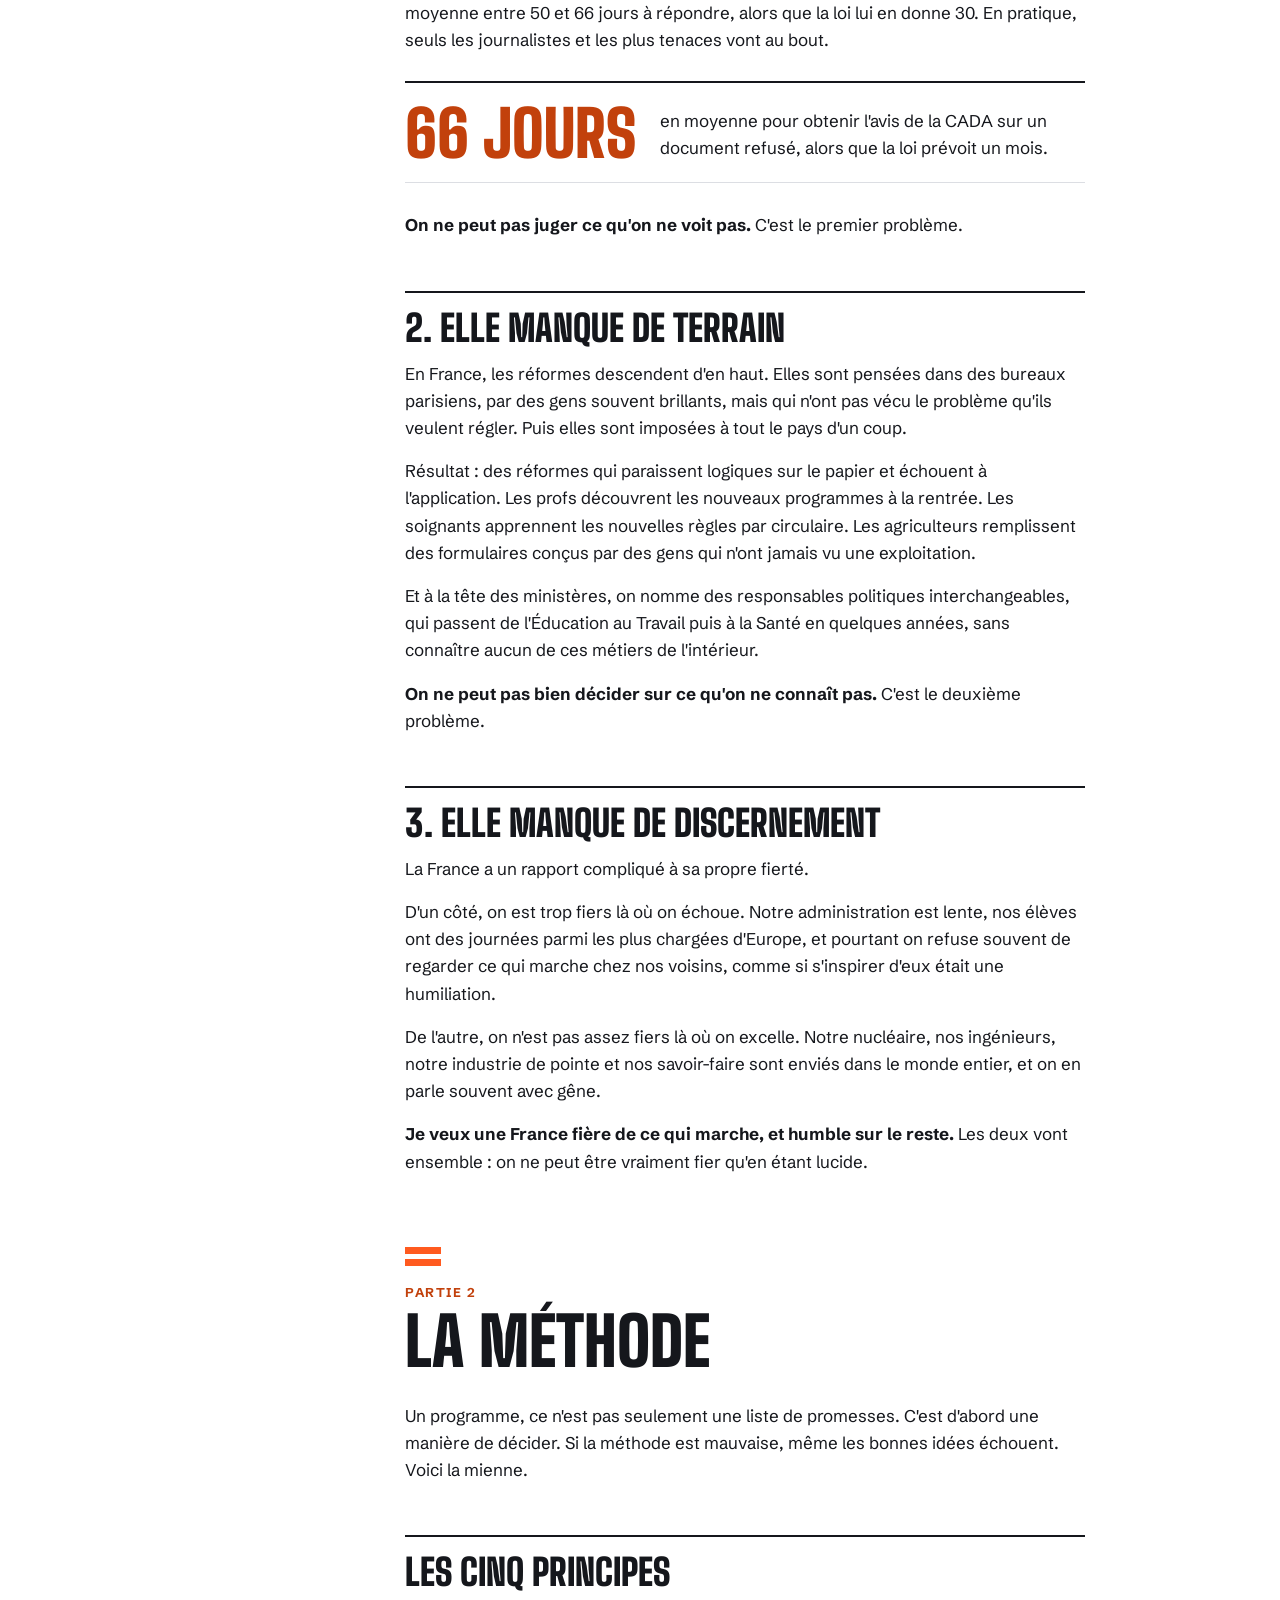
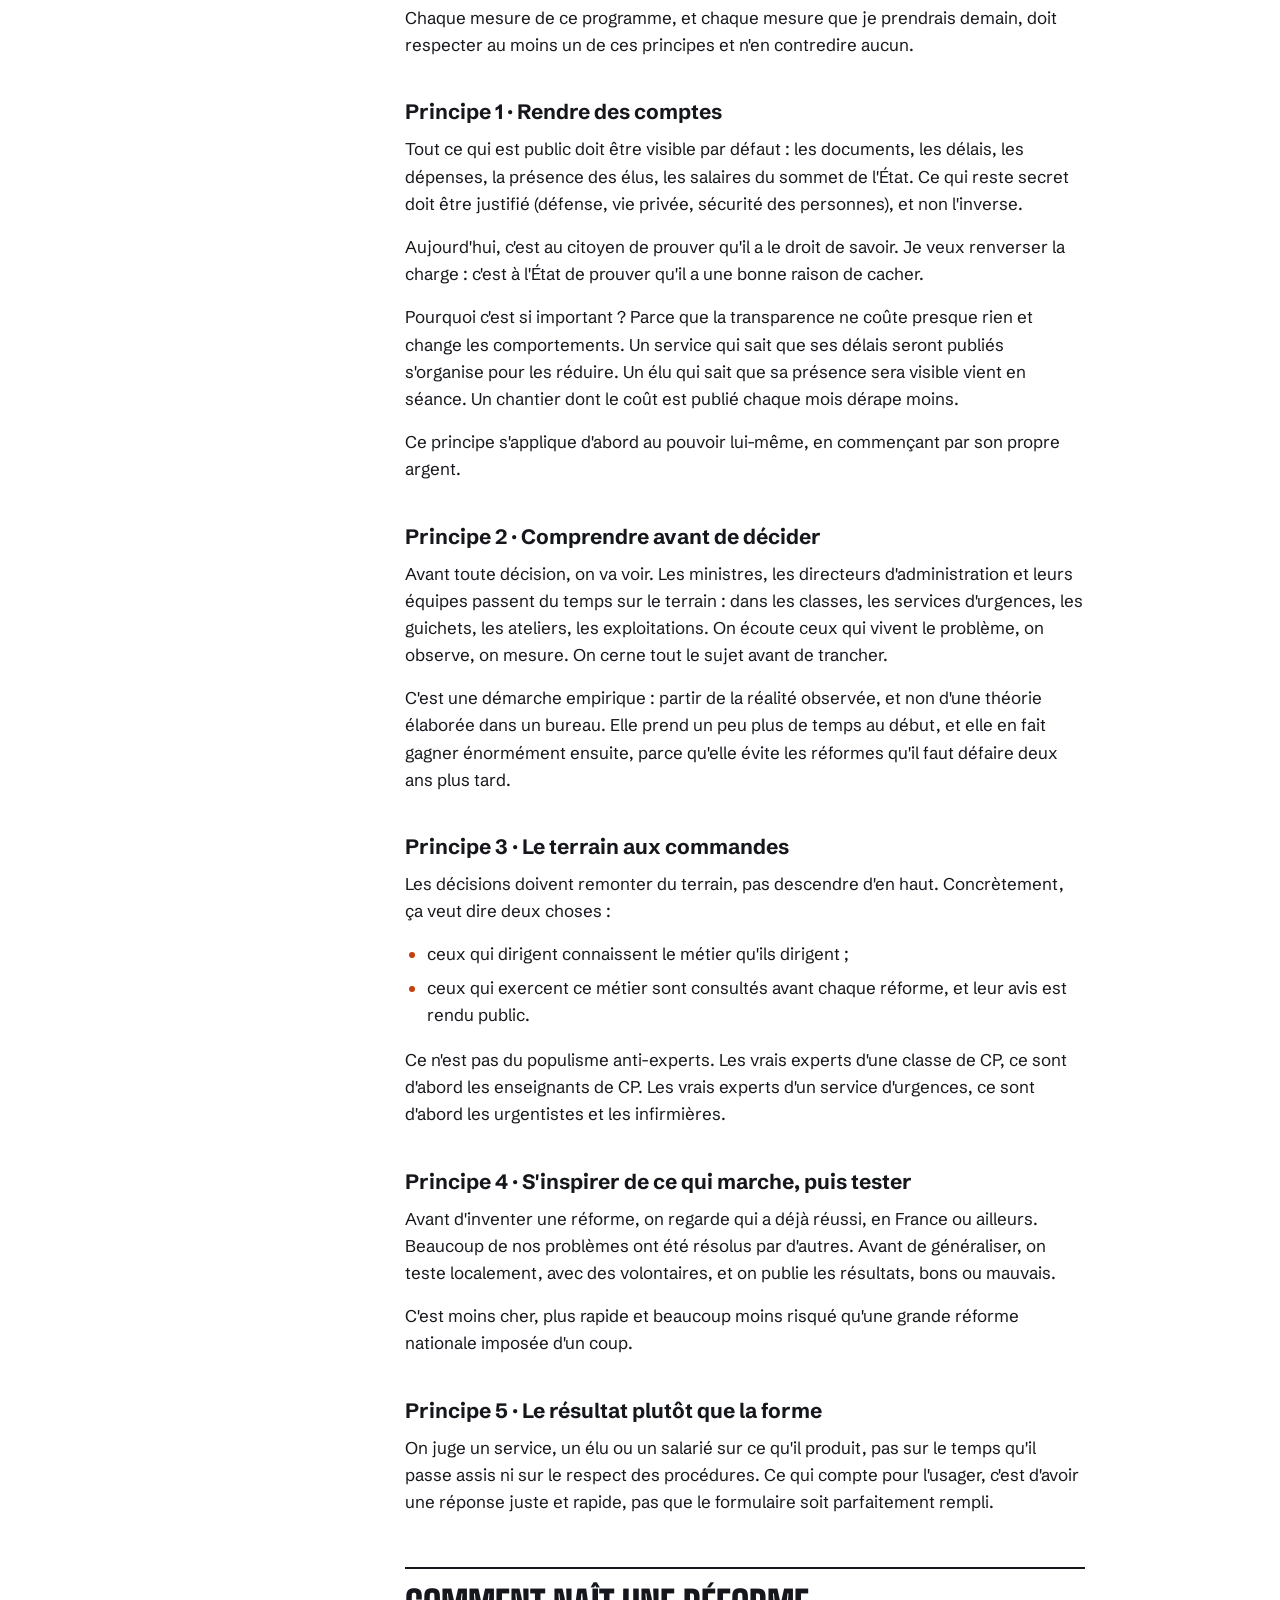
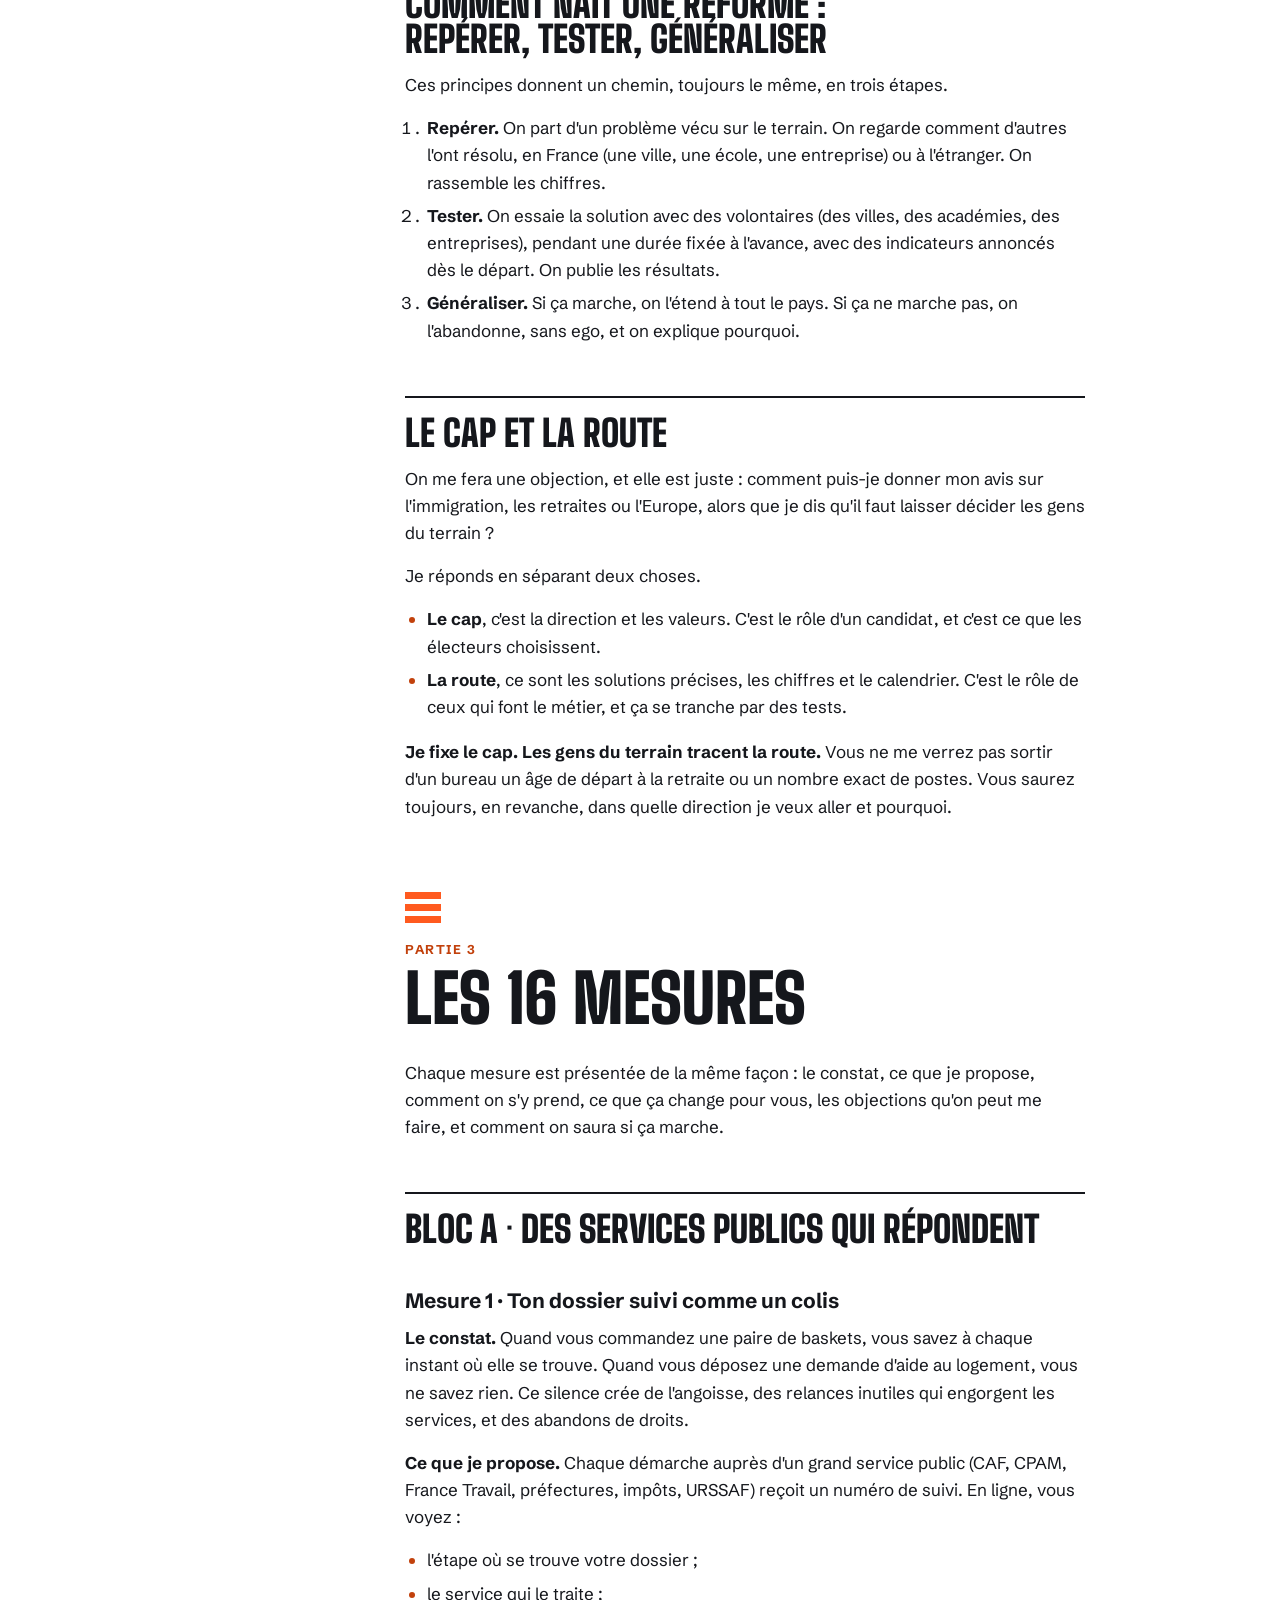
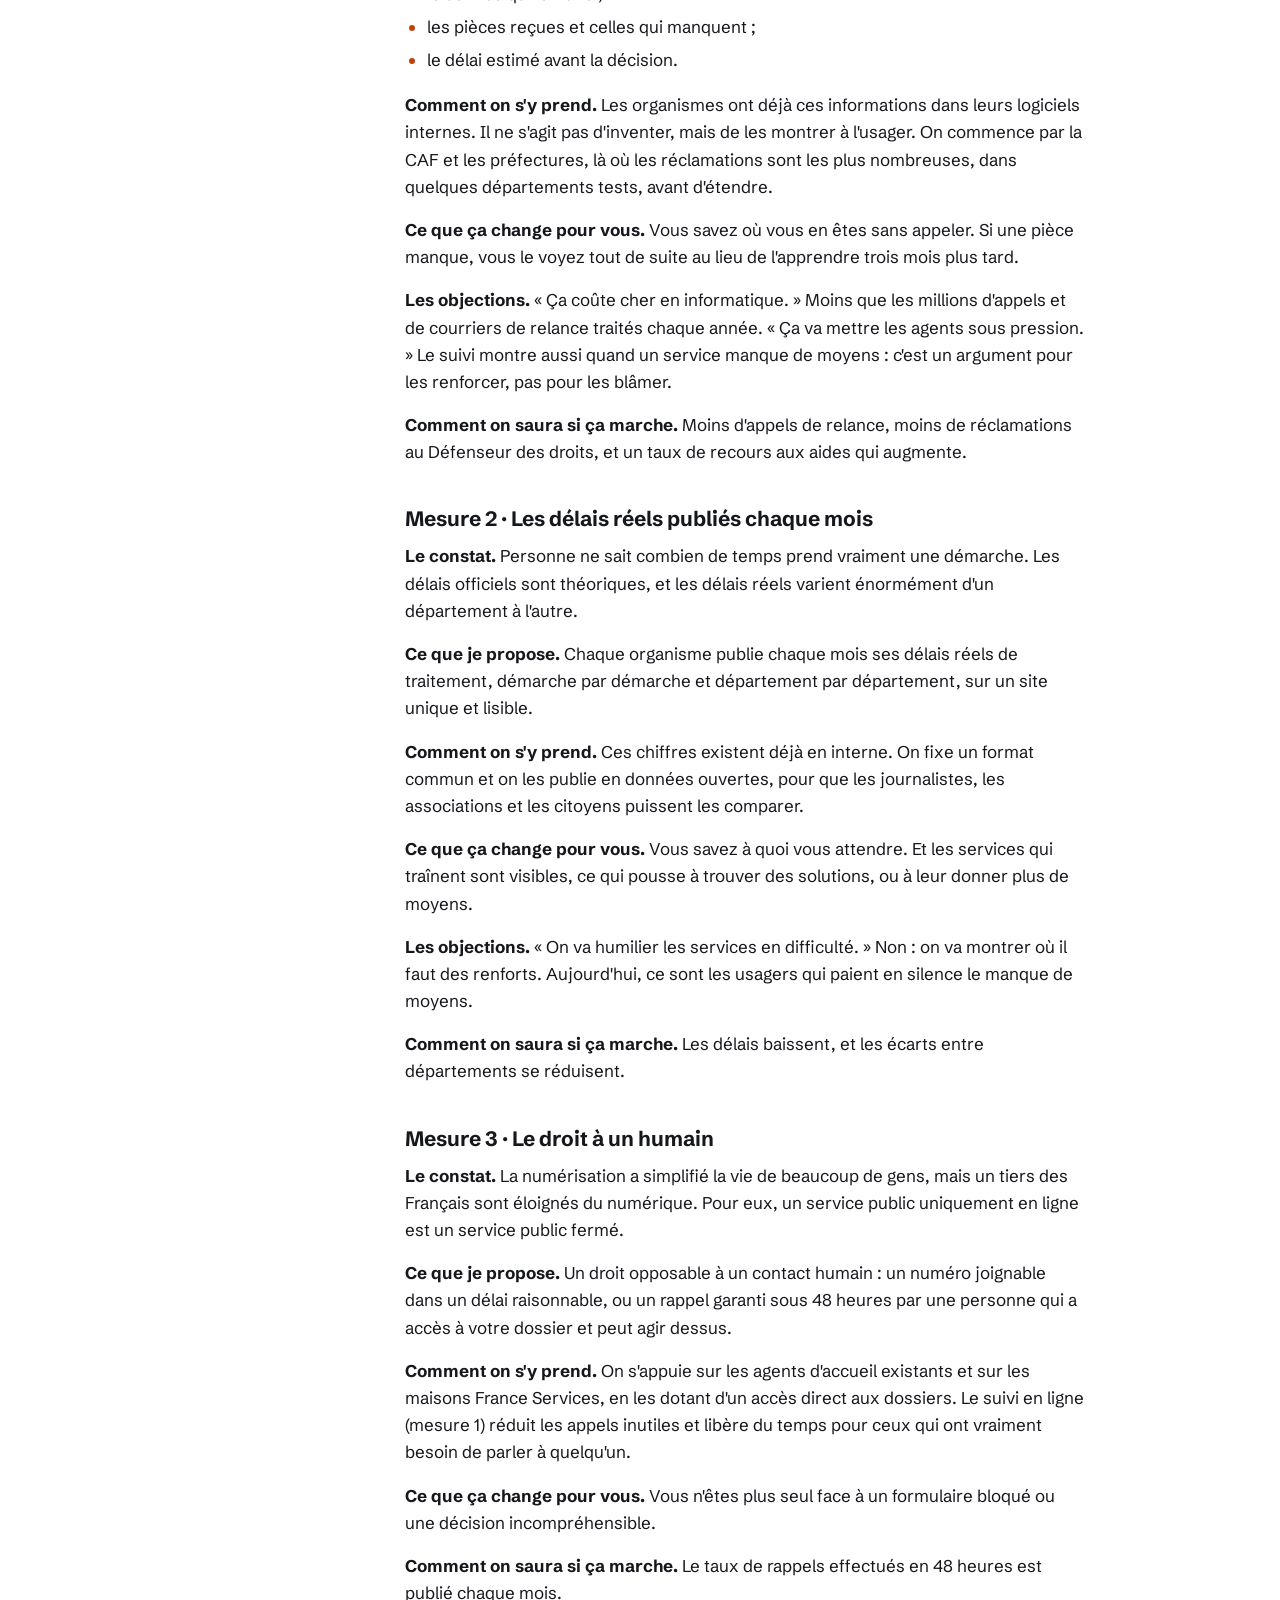
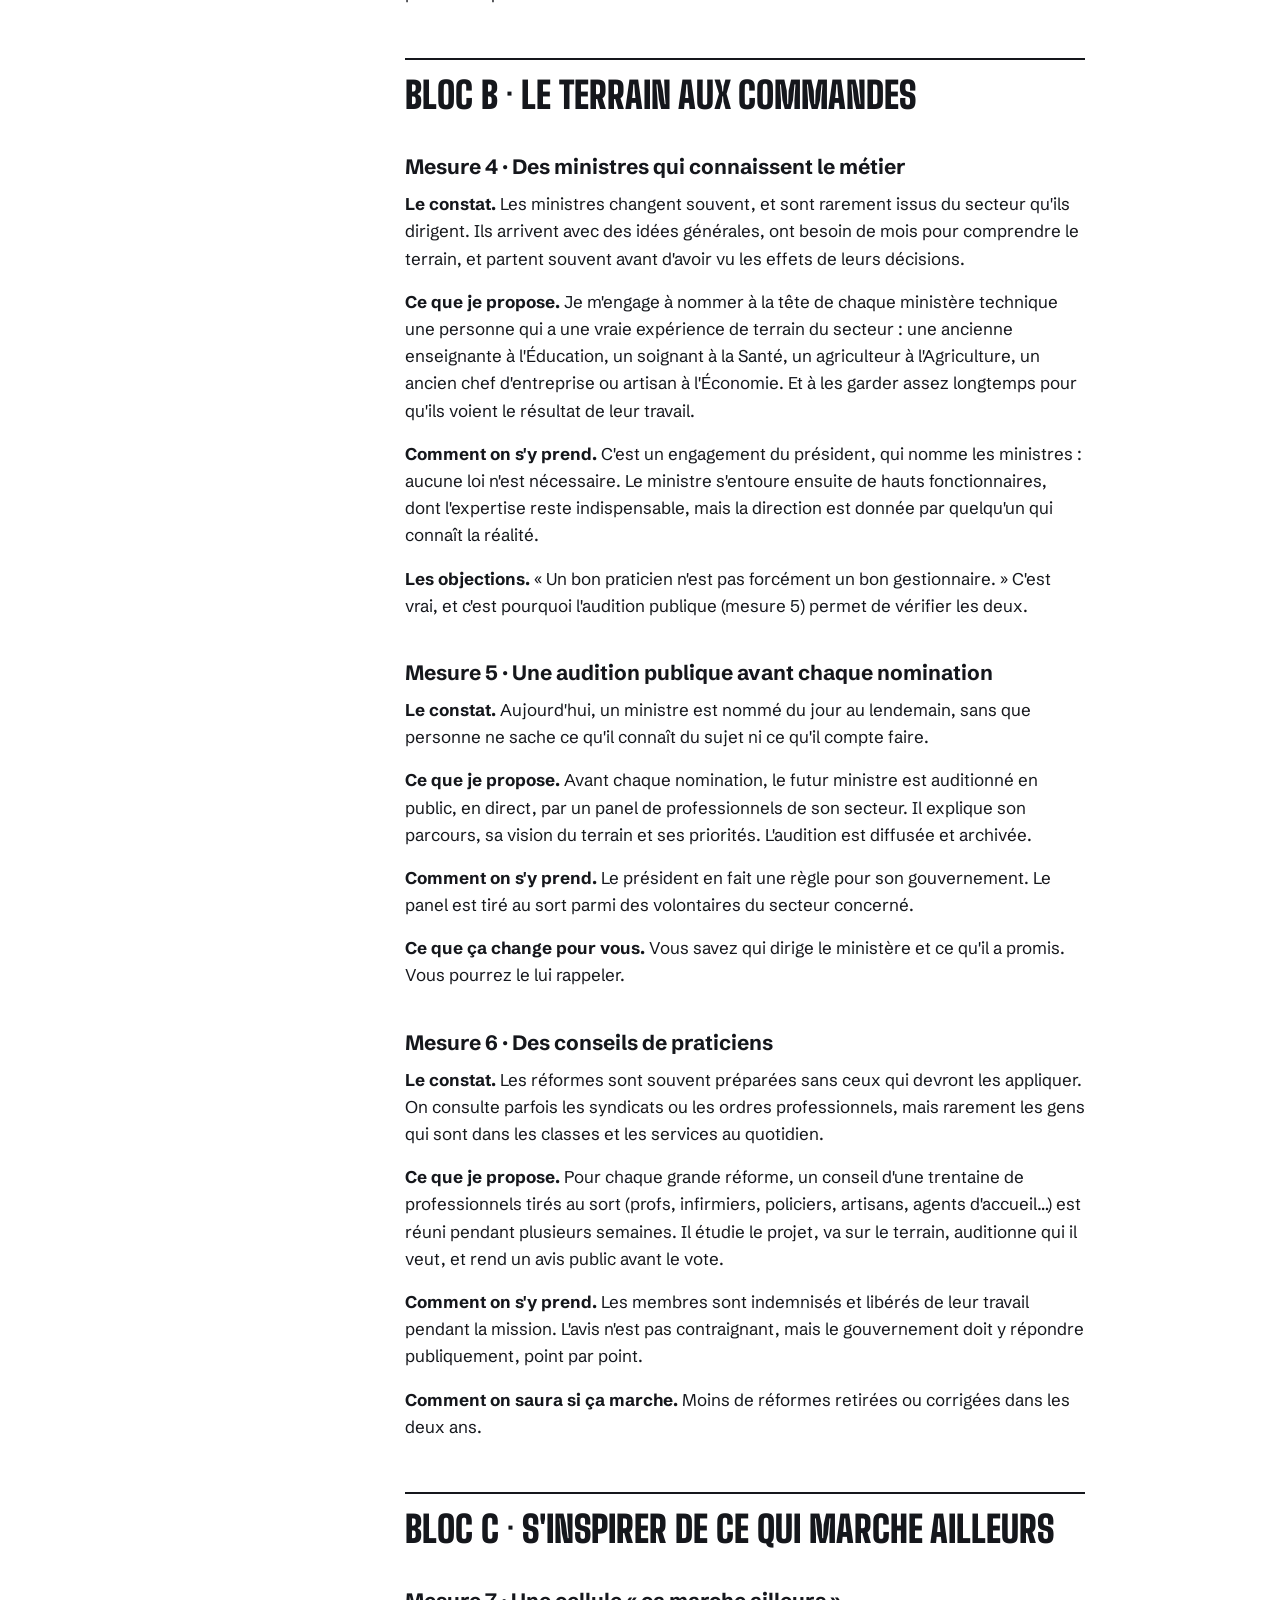
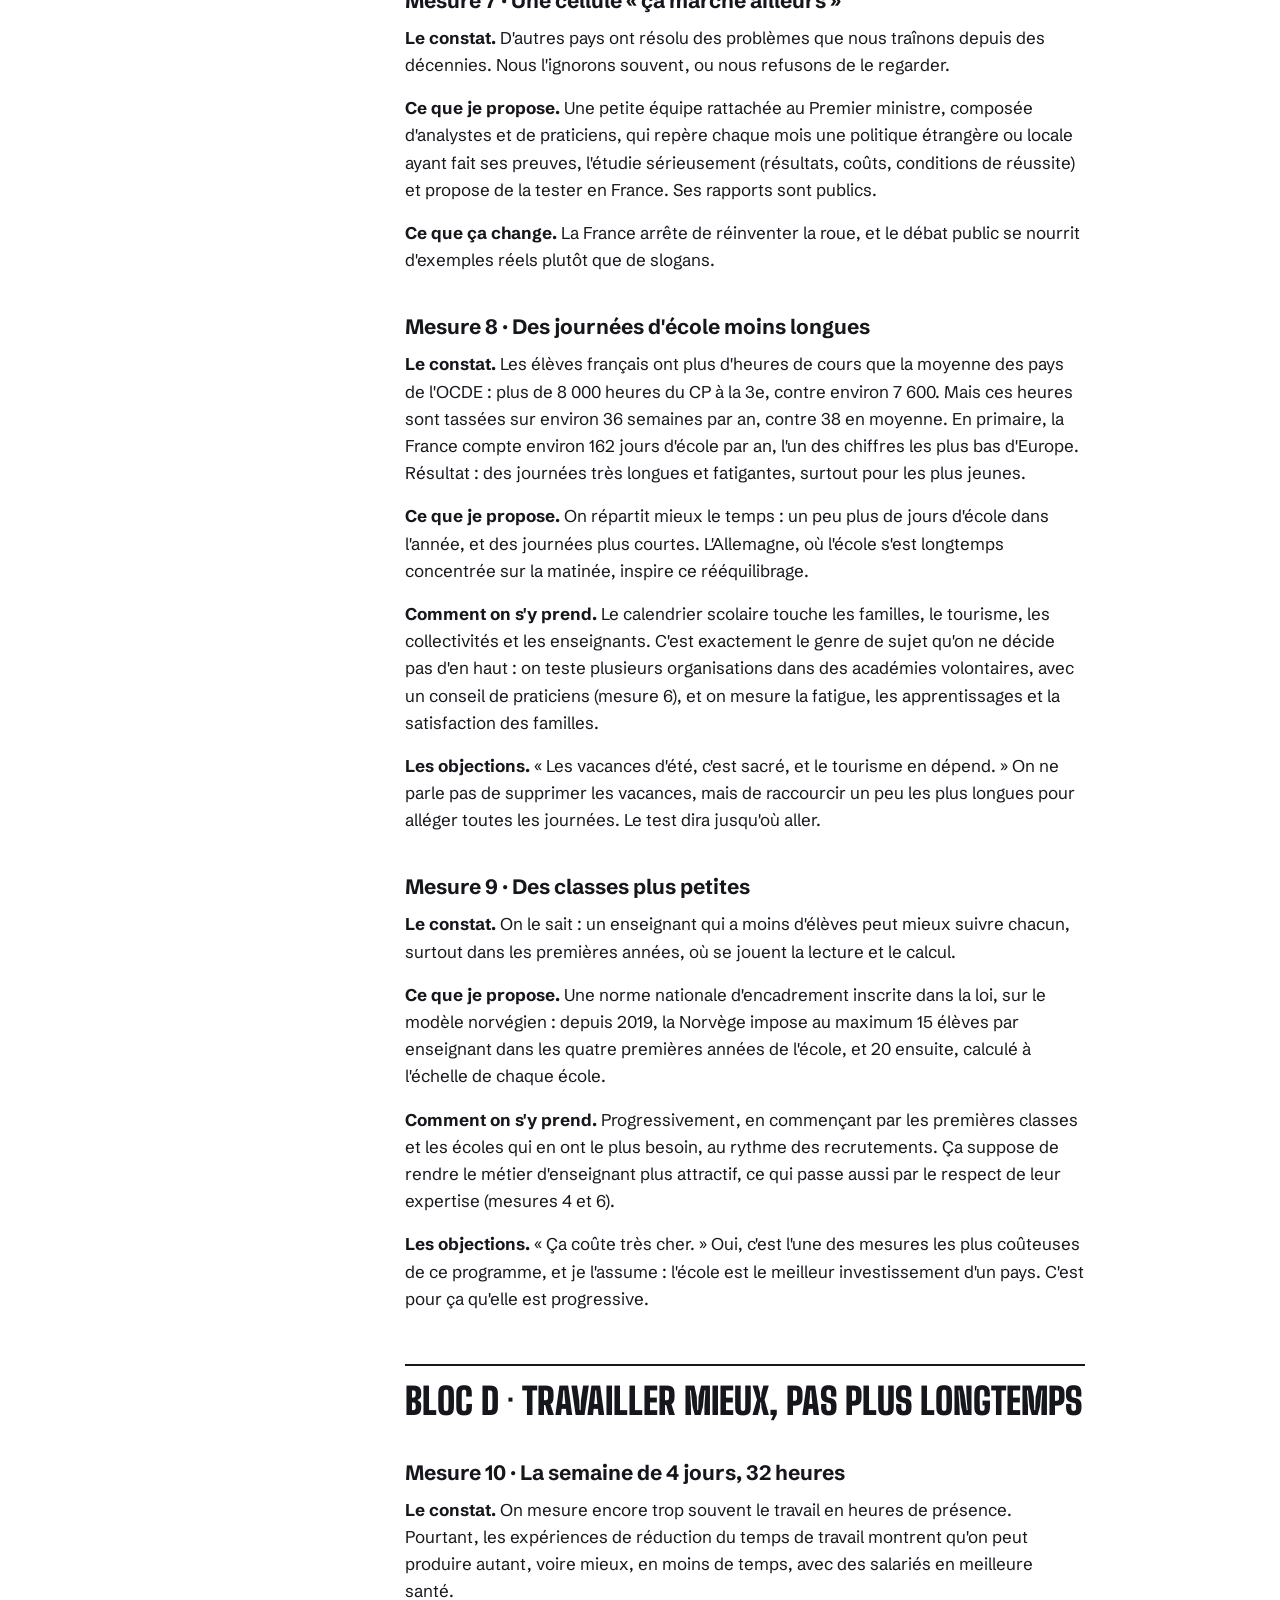
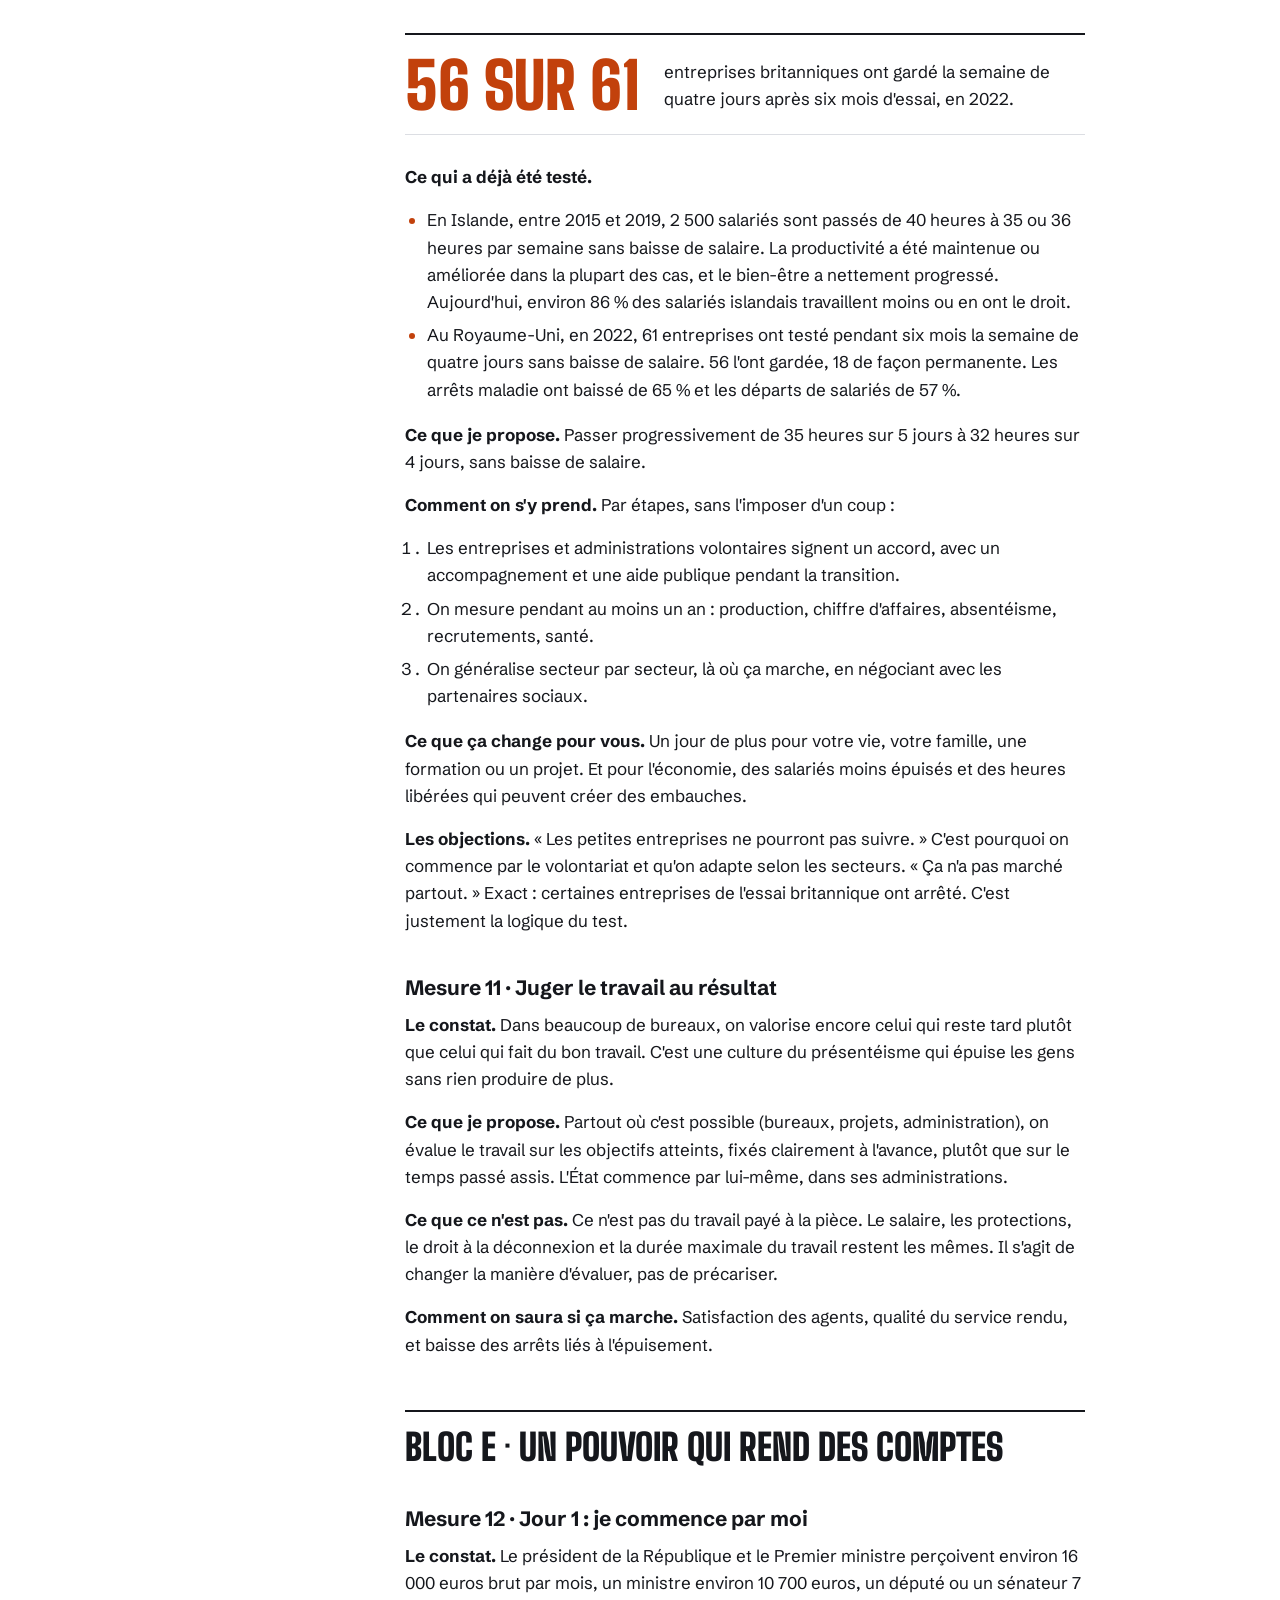
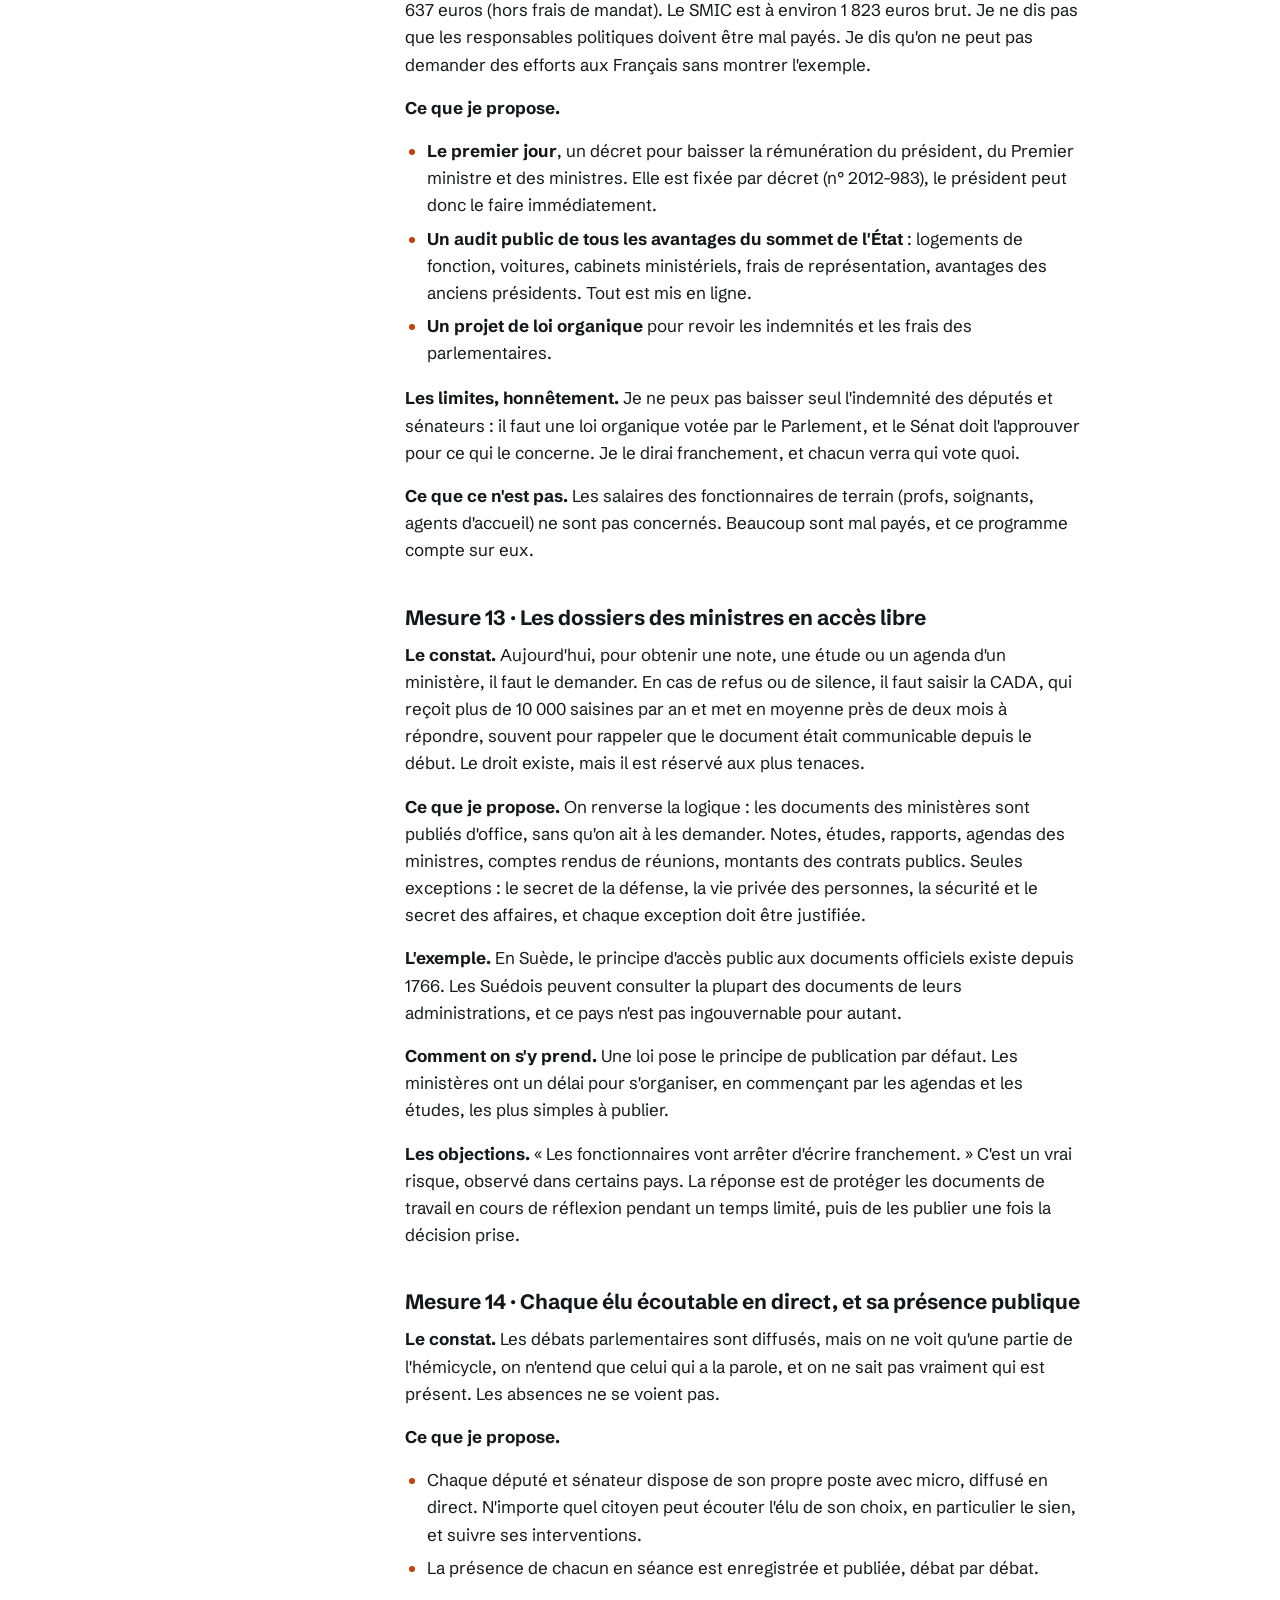
<file: programme.html>
<!doctype html>
<html lang="fr">
<head>
<meta charset="utf-8">
<meta name="viewport" content="width=device-width, initial-scale=1, viewport-fit=cover">
<title>Le programme complet · Venet 2027</title>
<meta name="description" content="Le programme de Viktor Venet expliqué : le constat, la méthode, les 16 mesures, les positions, les objections et les sources.">
<link rel="canonical" href="https://viktor59000.github.io/Presidentielle/programme.html">

<meta property="og:type" content="website">
<meta property="og:locale" content="fr_FR">
<meta property="og:site_name" content="Venet 2027">
<meta property="og:url" content="https://viktor59000.github.io/Presidentielle/programme.html">
<meta property="og:title" content="Le programme complet · Venet 2027">
<meta property="og:description" content="Le programme de Viktor Venet expliqué : le constat, la méthode, les 16 mesures, les positions, les objections et les sources.">
<meta property="og:image" content="https://viktor59000.github.io/Presidentielle/img/og-programme.png">
<meta property="og:image:width" content="1200">
<meta property="og:image:height" content="630">
<meta name="twitter:card" content="summary_large_image">
<link rel="icon" href="favicon.ico" sizes="48x48">
<link rel="icon" href="favicon.svg" type="image/svg+xml">
<link rel="apple-touch-icon" href="apple-touch-icon.png">
<link rel="manifest" href="site.webmanifest">
<meta name="theme-color" content="#FF5A1F">
<link rel="preload" href="fonts/BigShouldersDisplay-normal-latin.woff2" as="font" type="font/woff2" crossorigin>
<link rel="preload" href="fonts/SchibstedGrotesk-normal-latin.woff2" as="font" type="font/woff2" crossorigin>
<style>@font-face{font-family:'Big Shoulders Display';font-style:normal;font-weight:700;font-display:swap;src:url(fonts/BigShouldersDisplay-normal-latin-ext.woff2) format('woff2');unicode-range:U+0100-02BA, U+02BD-02C5, U+02C7-02CC, U+02CE-02D7, U+02DD-02FF, U+0304, U+0308, U+0329, U+1D00-1DBF, U+1E00-1E9F, U+1EF2-1EFF, U+2020, U+20A0-20AB, U+20AD-20C4, U+2113, U+2C60-2C7F, U+A720-A7FF;}
@font-face{font-family:'Big Shoulders Display';font-style:normal;font-weight:700;font-display:swap;src:url(fonts/BigShouldersDisplay-normal-latin.woff2) format('woff2');unicode-range:U+0000-00FF, U+0131, U+0152-0153, U+02BB-02BC, U+02C6, U+02DA, U+02DC, U+0304, U+0308, U+0329, U+2000-206F, U+20AC, U+2122, U+2191, U+2193, U+2212, U+2215, U+FEFF, U+FFFD;}
@font-face{font-family:'Big Shoulders Display';font-style:normal;font-weight:800;font-display:swap;src:url(fonts/BigShouldersDisplay-normal-latin-ext.woff2) format('woff2');unicode-range:U+0100-02BA, U+02BD-02C5, U+02C7-02CC, U+02CE-02D7, U+02DD-02FF, U+0304, U+0308, U+0329, U+1D00-1DBF, U+1E00-1E9F, U+1EF2-1EFF, U+2020, U+20A0-20AB, U+20AD-20C4, U+2113, U+2C60-2C7F, U+A720-A7FF;}
@font-face{font-family:'Big Shoulders Display';font-style:normal;font-weight:800;font-display:swap;src:url(fonts/BigShouldersDisplay-normal-latin.woff2) format('woff2');unicode-range:U+0000-00FF, U+0131, U+0152-0153, U+02BB-02BC, U+02C6, U+02DA, U+02DC, U+0304, U+0308, U+0329, U+2000-206F, U+20AC, U+2122, U+2191, U+2193, U+2212, U+2215, U+FEFF, U+FFFD;}
@font-face{font-family:'Big Shoulders Display';font-style:normal;font-weight:900;font-display:swap;src:url(fonts/BigShouldersDisplay-normal-latin-ext.woff2) format('woff2');unicode-range:U+0100-02BA, U+02BD-02C5, U+02C7-02CC, U+02CE-02D7, U+02DD-02FF, U+0304, U+0308, U+0329, U+1D00-1DBF, U+1E00-1E9F, U+1EF2-1EFF, U+2020, U+20A0-20AB, U+20AD-20C4, U+2113, U+2C60-2C7F, U+A720-A7FF;}
@font-face{font-family:'Big Shoulders Display';font-style:normal;font-weight:900;font-display:swap;src:url(fonts/BigShouldersDisplay-normal-latin.woff2) format('woff2');unicode-range:U+0000-00FF, U+0131, U+0152-0153, U+02BB-02BC, U+02C6, U+02DA, U+02DC, U+0304, U+0308, U+0329, U+2000-206F, U+20AC, U+2122, U+2191, U+2193, U+2212, U+2215, U+FEFF, U+FFFD;}
@font-face{font-family:'Schibsted Grotesk';font-style:italic;font-weight:400;font-display:swap;src:url(fonts/SchibstedGrotesk-italic-latin-ext.woff2) format('woff2');unicode-range:U+0100-02BA, U+02BD-02C5, U+02C7-02CC, U+02CE-02D7, U+02DD-02FF, U+0304, U+0308, U+0329, U+1D00-1DBF, U+1E00-1E9F, U+1EF2-1EFF, U+2020, U+20A0-20AB, U+20AD-20C4, U+2113, U+2C60-2C7F, U+A720-A7FF;}
@font-face{font-family:'Schibsted Grotesk';font-style:italic;font-weight:400;font-display:swap;src:url(fonts/SchibstedGrotesk-italic-latin.woff2) format('woff2');unicode-range:U+0000-00FF, U+0131, U+0152-0153, U+02BB-02BC, U+02C6, U+02DA, U+02DC, U+0304, U+0308, U+0329, U+2000-206F, U+20AC, U+2122, U+2191, U+2193, U+2212, U+2215, U+FEFF, U+FFFD;}
@font-face{font-family:'Schibsted Grotesk';font-style:normal;font-weight:400;font-display:swap;src:url(fonts/SchibstedGrotesk-normal-latin-ext.woff2) format('woff2');unicode-range:U+0100-02BA, U+02BD-02C5, U+02C7-02CC, U+02CE-02D7, U+02DD-02FF, U+0304, U+0308, U+0329, U+1D00-1DBF, U+1E00-1E9F, U+1EF2-1EFF, U+2020, U+20A0-20AB, U+20AD-20C4, U+2113, U+2C60-2C7F, U+A720-A7FF;}
@font-face{font-family:'Schibsted Grotesk';font-style:normal;font-weight:400;font-display:swap;src:url(fonts/SchibstedGrotesk-normal-latin.woff2) format('woff2');unicode-range:U+0000-00FF, U+0131, U+0152-0153, U+02BB-02BC, U+02C6, U+02DA, U+02DC, U+0304, U+0308, U+0329, U+2000-206F, U+20AC, U+2122, U+2191, U+2193, U+2212, U+2215, U+FEFF, U+FFFD;}
@font-face{font-family:'Schibsted Grotesk';font-style:normal;font-weight:500;font-display:swap;src:url(fonts/SchibstedGrotesk-normal-latin-ext.woff2) format('woff2');unicode-range:U+0100-02BA, U+02BD-02C5, U+02C7-02CC, U+02CE-02D7, U+02DD-02FF, U+0304, U+0308, U+0329, U+1D00-1DBF, U+1E00-1E9F, U+1EF2-1EFF, U+2020, U+20A0-20AB, U+20AD-20C4, U+2113, U+2C60-2C7F, U+A720-A7FF;}
@font-face{font-family:'Schibsted Grotesk';font-style:normal;font-weight:500;font-display:swap;src:url(fonts/SchibstedGrotesk-normal-latin.woff2) format('woff2');unicode-range:U+0000-00FF, U+0131, U+0152-0153, U+02BB-02BC, U+02C6, U+02DA, U+02DC, U+0304, U+0308, U+0329, U+2000-206F, U+20AC, U+2122, U+2191, U+2193, U+2212, U+2215, U+FEFF, U+FFFD;}
@font-face{font-family:'Schibsted Grotesk';font-style:normal;font-weight:700;font-display:swap;src:url(fonts/SchibstedGrotesk-normal-latin-ext.woff2) format('woff2');unicode-range:U+0100-02BA, U+02BD-02C5, U+02C7-02CC, U+02CE-02D7, U+02DD-02FF, U+0304, U+0308, U+0329, U+1D00-1DBF, U+1E00-1E9F, U+1EF2-1EFF, U+2020, U+20A0-20AB, U+20AD-20C4, U+2113, U+2C60-2C7F, U+A720-A7FF;}
@font-face{font-family:'Schibsted Grotesk';font-style:normal;font-weight:700;font-display:swap;src:url(fonts/SchibstedGrotesk-normal-latin.woff2) format('woff2');unicode-range:U+0000-00FF, U+0131, U+0152-0153, U+02BB-02BC, U+02C6, U+02DA, U+02DC, U+0304, U+0308, U+0329, U+2000-206F, U+20AC, U+2122, U+2191, U+2193, U+2212, U+2215, U+FEFF, U+FFFD;}

:root {
  --paper: #ffffff; --paper-2: #f1f2f4; --ink: #15171c; --muted: #5b6070; --rule: #dcdee3;
  --orange: #ff5a1f; --orange-text: #c2410c; --ok: #1f7a4d;
  --ff-display: "Big Shoulders Display", "Arial Narrow", Impact, sans-serif;
  --ff-body: "Schibsted Grotesk", system-ui, -apple-system, "Segoe UI", sans-serif;
}
@media (prefers-color-scheme: dark) {
  :root:not([data-theme="light"]) { --paper: #15171c; --paper-2: #1e2128; --ink: #f3f4f6; --muted: #a3a8b5; --rule: #2e323b; --orange-text: #ff7a45; --ok: #4ccf8f; color-scheme: dark; }
}
:root[data-theme="dark"] { --paper: #15171c; --paper-2: #1e2128; --ink: #f3f4f6; --muted: #a3a8b5; --rule: #2e323b; --orange-text: #ff7a45; --ok: #4ccf8f; color-scheme: dark; }
*, *::before, *::after { box-sizing: border-box; }
html { scroll-behavior: smooth; scroll-padding-top: 80px; }
@media (prefers-reduced-motion: reduce) { html { scroll-behavior: auto; } }
body { margin: 0; background: var(--paper); color: var(--ink); font: 400 1.0625rem/1.6 var(--ff-body); -webkit-font-smoothing: antialiased; padding: env(safe-area-inset-top, 0px) 0 env(safe-area-inset-bottom, 0px); }
a { color: var(--orange-text); text-underline-offset: 3px; }
:focus-visible { outline: 3px solid var(--orange); outline-offset: 3px; }
h1, h2, h3, h4, p { margin: 0; }
h1, h2, h3 { font-family: var(--ff-display); font-weight: 900; text-transform: uppercase; line-height: .92; text-wrap: balance; }
.wrap { max-width: 1180px; margin: 0 auto; padding-inline: max(16px, 4vw); }
.top { position: sticky; top: env(safe-area-inset-top, 0px); z-index: 10; background: var(--paper); border-bottom: 1px solid var(--rule); }
.top .wrap { display: flex; flex-wrap: wrap; align-items: center; justify-content: space-between; gap: 6px 24px; padding-block: 14px; }
.logo { display: inline-flex; }
.logo svg { height: 22px; width: auto; display: block; }
.logo .l { fill: var(--ink); } .logo .b { fill: var(--orange); }
.top nav { display: flex; flex-wrap: wrap; margin-inline: -10px; }
.top nav a { color: var(--muted); text-decoration: none; font-weight: 500; padding: 10px; min-height: 44px; display: inline-flex; align-items: center; }
.top nav a:hover, .top nav a[aria-current] { color: var(--ink); }
.cover { background: var(--orange); color: #15171c; }
.cover .wrap { padding-block: clamp(40px, 6vw, 72px); display: grid; gap: 18px; }
.cover .k { font: 700 .78rem var(--ff-body); letter-spacing: .12em; text-transform: uppercase; }
.cover h1 { font-size: clamp(3rem, 10vw, 7.5rem); line-height: .86; }
.cover p { font-size: 1.15rem; max-width: 56ch; border-top: 2px solid #15171c; padding-top: 16px; }
section.sec { padding-block: clamp(48px, 7vw, 88px) 0; }
.sec h2 { font-size: clamp(2.2rem, 5vw, 3.6rem); margin-bottom: 8px; }
.sec .intro { color: var(--muted); max-width: 60ch; margin-bottom: 28px; }
.rule { border-top: 2px solid var(--ink); }
.btn { display: inline-flex; align-items: center; gap: 10px; min-height: 48px; padding: 0 20px; font: 700 1rem var(--ff-body); text-decoration: none; border: 2px solid var(--ink); color: var(--ink); background: transparent; cursor: pointer; transition: background-color .2s, color .2s; }
.btn:hover { background: var(--ink); color: var(--paper); }
.btn.solid { background: var(--ink); color: var(--paper); }
.btn.solid:hover { background: transparent; color: var(--ink); }
footer { margin-top: clamp(72px, 10vw, 112px); background: #15171c; color: #a3a8b5; }
footer .wrap { padding-block: 40px; font-size: .92rem; display: grid; gap: 8px; }
footer strong { color: #fff; }
footer .logo .l { fill: #fff; }

.skip { position: absolute; left: -9999px; }
.skip:focus { left: 16px; top: 16px; background: var(--ink); color: var(--paper); padding: 10px 14px; z-index: 20; }
footer .wrap { grid-template-columns: minmax(0, 1.3fr) minmax(0, 1fr); gap: 28px 48px; }
footer .slogan { font: 900 2rem/1 var(--ff-display); text-transform: uppercase; color: #fff; margin-top: 18px; }
footer .liens { display: flex; flex-wrap: wrap; gap: 4px 18px; margin: 0; padding: 0; list-style: none; }
footer .liens a { color: #fff; text-decoration: none; display: inline-flex; min-height: 36px; align-items: center; }
footer .liens a:hover { color: var(--orange); }
footer .legal { grid-column: 1 / -1; border-top: 1px solid #2e323b; padding-top: 18px; display: grid; gap: 4px; }
@media (max-width: 860px) { footer .wrap { grid-template-columns: minmax(0, 1fr); } }
a { color: var(--orange-text); text-underline-offset: 3px; }
.cover { background: var(--orange); color: #15171c; }
.cover .wrap { padding-block: clamp(40px, 7vw, 80px); display: grid; gap: 20px; }
.cover .k { font: 700 .78rem var(--ff-body); letter-spacing: .12em; text-transform: uppercase; }
.cover h1 { font: 900 clamp(3.2rem, 11vw, 8.5rem)/.86 var(--ff-display); text-transform: uppercase; margin: 0; }
.cover p { font-size: 1.2rem; max-width: 52ch; margin: 0; border-top: 2px solid #15171c; padding-top: 18px; }
.layout { display: grid; grid-template-columns: 240px minmax(0, 1fr); gap: 64px; padding-block: 56px 0; }
.toc { position: sticky; top: 88px; align-self: start; }
.toc p { font: 700 .78rem var(--ff-body); letter-spacing: .12em; text-transform: uppercase; margin: 0 0 12px; }
.toc ol { list-style: none; margin: 0; padding: 0; border-top: 2px solid var(--ink); }
.toc a { display: block; padding: 10px 0; border-bottom: 1px solid var(--rule); color: var(--ink); text-decoration: none; font-weight: 500; line-height: 1.3; }
.toc a span { display: block; font: 700 .72rem var(--ff-body); letter-spacing: .1em; text-transform: uppercase; color: var(--orange-text); }
.toc a:hover { color: var(--orange-text); }
article.doc { max-width: 68ch; min-width: 0; }
.doc h2, .doc h3 { font-family: var(--ff-display); font-weight: 900; text-transform: uppercase; line-height: .95; text-wrap: balance; }
.doc h2.part .pk { display: block; font: 700 .8rem var(--ff-body); letter-spacing: .12em; color: var(--orange-text); margin-bottom: 10px; }
.doc h2.part { font-size: clamp(2.6rem, 6vw, 4.2rem); margin: 0 0 28px; }
.part-mark { display: grid; gap: 5px; width: 36px; margin: 72px 0 18px; }
.part-mark i { height: 7px; background: var(--orange); }
.doc > .part-mark:first-child { margin-top: 0; }
.doc h3 { font-size: clamp(1.7rem, 3.4vw, 2.3rem); margin: 52px 0 14px; padding-top: 18px; border-top: 2px solid var(--ink); }
.doc h4 { font: 700 1.3rem/1.3 var(--ff-body); margin: 40px 0 10px; }
.doc h5 { font: 700 1rem var(--ff-body); margin: 28px 0 6px; }
.doc p { margin: 0 0 16px; }
.doc p > strong:first-child { color: var(--ink); }
.doc ul, .doc ol { margin: 0 0 18px; padding-left: 1.3em; }
.doc li { margin-bottom: 6px; }
.doc ul li::marker { color: var(--orange-text); }
.doc em { color: var(--muted); }
.back { display: inline-flex; margin-top: 40px; font-weight: 700; color: var(--ink); }
@media (max-width: 900px) {
  .layout { grid-template-columns: minmax(0, 1fr); gap: 32px; padding-top: 32px; }
  .toc { position: static; }
}

.apercu { background: var(--paper-2); padding-block: 40px 44px; }
.apercu h2 { font: 900 clamp(1.8rem, 4vw, 2.6rem)/1 var(--ff-display); text-transform: uppercase; margin: 0 0 20px; }
.grille { list-style: none; margin: 0; padding: 0; display: grid; grid-template-columns: repeat(4, minmax(0, 1fr)); gap: 2px; background: var(--rule); border: 2px solid var(--rule); }
.grille a { display: grid; gap: 6px; height: 100%; padding: 16px 16px 18px; background: var(--paper); color: var(--ink); text-decoration: none; font-weight: 700; line-height: 1.3; }
.grille a:hover { background: var(--ink); color: var(--paper); }
.grille span { font: 900 1.7rem/1 var(--ff-display); color: var(--orange-text); }
.chiffre-cle { margin: 28px 0; padding: 22px 0 20px; border-top: 2px solid var(--ink); border-bottom: 1px solid var(--rule); display: grid; grid-template-columns: auto minmax(0, 1fr); gap: 8px 24px; align-items: center; }
.chiffre-cle .big { font: 900 clamp(2.8rem, 6vw, 4rem)/.9 var(--ff-display); color: var(--orange-text); text-transform: uppercase; margin: 0; white-space: nowrap; }
.chiffre-cle p { margin: 0; }
@media (max-width: 900px) { .grille { grid-template-columns: repeat(2, minmax(0, 1fr)); } }
@media (max-width: 520px) { .chiffre-cle { grid-template-columns: minmax(0, 1fr); } .chiffre-cle .big { white-space: normal; } }
</style>
</head>
<body>
<a class="skip" href="#contenu">Aller au contenu</a>
<header class="top"><div class="wrap">
  <a class="logo" href="index.html" aria-label="Venet 2027, accueil"><svg viewBox="24 68 532.3 120" aria-hidden="true"><path class="l" d="M24 68 L50 68 L70.15 143.2 L90.3 68 L116.3 68 L84.15 188 L56.15 188 Z M240.3 68 L264.96 68 L312.3 150 L312.3 68 L336.3 68 L336.3 188 L311.64 188 L264.3 106 L264.3 188 L240.3 188 Z M460.3 68 L556.3 68 L556.3 92 L520.3 92 L520.3 188 L496.3 188 L496.3 92 L460.3 92 Z"/><path class="b" d="M138.3 68 L218.3 68 L218.3 92 L138.3 92 Z M138.3 116 L218.3 116 L218.3 140 L138.3 140 Z M138.3 164 L218.3 164 L218.3 188 L138.3 188 Z M358.3 68 L438.3 68 L438.3 92 L358.3 92 Z M358.3 116 L438.3 116 L438.3 140 L358.3 140 Z M358.3 164 L438.3 164 L438.3 188 L358.3 188 Z"/></svg></a>
  <nav aria-label="Navigation principale"><a href="programme.html" aria-current=page>Programme</a><a href="viktor.html">Viktor</a><a href="quiz.html">Quiz</a><a href="comptes.html">Les comptes</a><a href="presse.html">Presse</a></nav>
</div></header>
<main id="contenu">
<section class="cover"><div class="wrap">
  <span class="k">Le programme complet · version 1, octobre 2026</span>
  <h1>Rendez-nous<br>des comptes.</h1>
  <p>Le constat, la méthode, les 16 mesures et mes positions, expliqués en détail. Avec les chiffres, les sources, les objections et ce qui pourrait mal tourner.</p>
</div></section>
<section class="apercu"><div class="wrap">
  <h2>Les 16 mesures en un coup d'œil</h2>
  <ol class="grille"><li><a href="#mesure-1-ton-dossier-suivi-comme-un-colis"><span>01</span>Ton dossier suivi comme un colis</a></li><li><a href="#mesure-2-les-delais-reels-publies-chaque-mois"><span>02</span>Les délais réels publiés chaque mois</a></li><li><a href="#mesure-3-le-droit-a-un-humain"><span>03</span>Le droit à un humain</a></li><li><a href="#mesure-4-des-ministres-qui-connaissent-le-metier"><span>04</span>Des ministres qui connaissent le métier</a></li><li><a href="#mesure-5-une-audition-publique-avant-chaque-nomination"><span>05</span>Une audition publique avant chaque nomination</a></li><li><a href="#mesure-6-des-conseils-de-praticiens"><span>06</span>Des conseils de praticiens</a></li><li><a href="#mesure-7-une-cellule-ca-marche-ailleurs"><span>07</span>Une cellule « ça marche ailleurs »</a></li><li><a href="#mesure-8-des-journees-d-ecole-moins-longues"><span>08</span>Des journées d'école moins longues</a></li><li><a href="#mesure-9-des-classes-plus-petites"><span>09</span>Des classes plus petites</a></li><li><a href="#mesure-10-la-semaine-de-4-jours-32-heures"><span>10</span>La semaine de 4 jours, 32 heures</a></li><li><a href="#mesure-11-juger-le-travail-au-resultat"><span>11</span>Juger le travail au résultat</a></li><li><a href="#mesure-12-jour-1-je-commence-par-moi"><span>12</span>Jour 1 : je commence par moi</a></li><li><a href="#mesure-13-les-dossiers-des-ministres-en-acces-libre"><span>13</span>Les dossiers des ministres en accès libre</a></li><li><a href="#mesure-14-chaque-elu-ecoutable-en-direct-et-sa-presence-publ"><span>14</span>Chaque élu écoutable en direct, et sa présence publique</a></li><li><a href="#mesure-15-des-villes-qui-vivent-aussi-la-nuit"><span>15</span>Des villes qui vivent aussi la nuit</a></li><li><a href="#mesure-16-le-nucleaire-une-fierte-francaise"><span>16</span>Le nucléaire, une fierté française</a></li></ol>
</div></section>
<div class="wrap layout">
  <nav class="toc" aria-label="Sommaire"><p>Sommaire</p><ol><li><a href="#partie-1-le-constat"><span>Partie 1</span>Le constat</a></li><li><a href="#partie-2-la-methode"><span>Partie 2</span>La méthode</a></li><li><a href="#partie-3-les-16-mesures"><span>Partie 3</span>Les 16 mesures</a></li><li><a href="#partie-4-mes-positions-sur-les-grands-sujets"><span>Partie 4</span>Mes positions sur les grands sujets</a></li><li><a href="#partie-5-ce-que-je-ne-promets-pas-et-le-calendrier"><span>Partie 5</span>Ce que je ne promets pas, et le calendrier</a></li></ol></nav>
  <article class="doc">
<h3 id="avant-propos">Avant-propos</h3>
<p>Je m'appelle Viktor Venet. J'ai 20 ans, je suis étudiant en alternance à Saint-Étienne, et je suis candidat à l'élection présidentielle de 2027.</p>
<p>Je n'ai pas de parti, pas d'argent, pas de réseau. Je fais campagne avec une intelligence artificielle qui m'aide à écrire, à vérifier les chiffres et à m'organiser. Je le dis clairement, parce que c'est la règle que je m'impose : tout ce qui me concerne est sur la table.</p>
<p>On me demandera pourquoi je me présente alors que mes chances sont minuscules. Ma réponse est simple. Comme des millions de gens, j'en ai assez d'attendre. D'attendre une réponse de la CAF. D'attendre de savoir ce que décide un ministère. D'attendre que des réformes pensées loin de nous fonctionnent enfin. Je me suis dit qu'au lieu de râler dans mon coin, j'allais poser les questions là où elles doivent être posées : pendant une élection présidentielle.</p>
<p>Ce texte n'est pas un tract. Je veux qu'on comprenne d'où viennent mes idées, comment je compte les appliquer, ce qu'elles coûtent et ce qui pourrait mal tourner. Si vous n'êtes pas d'accord, au moins vous saurez précisément avec quoi.</p>
<p>Il se lit dans l'ordre :</p>
<ol><li><strong>Le constat</strong> : ce qui ne va pas, et pourquoi.</li><li><strong>La méthode</strong> : comment je pense qu'on doit décider.</li><li><strong>Les 16 mesures</strong> : ce que je propose, en détail.</li><li><strong>Les positions</strong> : mon cap sur les grands sujets.</li><li><strong>Ce que je ne promets pas</strong>, et le calendrier.</li></ol>
<div class="part-mark" aria-hidden="true"><i></i></div>
<h2 id="partie-1-le-constat" class="part"><span class="pk">Partie 1</span>Le constat</h2>
<p>La France ne manque ni d'argent public, ni de fonctionnaires compétents et dévoués, ni d'idées. Elle manque de trois choses beaucoup plus simples.</p>
<h3 id="1-elle-manque-de-visibilite">1. Elle manque de visibilité</h3>
<p>Aujourd'hui, un citoyen ne voit presque rien de ce que fait l'État pour lui, ou à cause de lui.</p>
<p>Quand vous déposez un dossier à la CAF, à la CPAM ou en préfecture, il disparaît. Vous ne savez pas qui le traite, où il en est, ni quand vous aurez une réponse. Vous relancez, vous attendez au téléphone, on vous demande des pièces que vous avez déjà envoyées.</p>
<p>Ce n'est pas une impression. En 2025, le Défenseur des droits a reçu plus de 165 000 réclamations et demandes, 17 % de plus qu'en 2024. Les saisines liées aux relations avec les services publics ont augmenté de 20 % en un an, et l'institution pointe une dématérialisation qui laisse des gens sur le bord du chemin. Selon le Credoc, un tiers de la population est éloignée du numérique.</p>
<aside class="chiffre-cle"><p class="big">1 sur 3</p><p>des foyers qui ont droit au RSA ne le demandent pas. Pour la prime d'activité, c'est environ un sur deux (DREES).</p></aside>
<p>Les conséquences sont concrètes. D'après la DREES, environ un tiers des foyers qui ont droit au RSA ne le demandent pas, et pour la prime d'activité c'est environ un foyer éligible sur deux. Quand l'administration est opaque, ce ne sont pas les fraudeurs qui en souffrent : ce sont les gens honnêtes qui abandonnent.</p>
<p>Le même brouillard entoure le pouvoir. Pour obtenir un document d'un ministère, il faut le demander, attendre, puis souvent saisir la Commission d'accès aux documents administratifs (CADA). Celle-ci a reçu plus de 10 000 saisines en 2023, et elle met en moyenne entre 50 et 66 jours à répondre, alors que la loi lui en donne 30. En pratique, seuls les journalistes et les plus tenaces vont au bout.</p>
<aside class="chiffre-cle"><p class="big">66 jours</p><p>en moyenne pour obtenir l'avis de la CADA sur un document refusé, alors que la loi prévoit un mois.</p></aside>
<p><strong>On ne peut pas juger ce qu'on ne voit pas.</strong> C'est le premier problème.</p>
<h3 id="2-elle-manque-de-terrain">2. Elle manque de terrain</h3>
<p>En France, les réformes descendent d'en haut. Elles sont pensées dans des bureaux parisiens, par des gens souvent brillants, mais qui n'ont pas vécu le problème qu'ils veulent régler. Puis elles sont imposées à tout le pays d'un coup.</p>
<p>Résultat : des réformes qui paraissent logiques sur le papier et échouent à l'application. Les profs découvrent les nouveaux programmes à la rentrée. Les soignants apprennent les nouvelles règles par circulaire. Les agriculteurs remplissent des formulaires conçus par des gens qui n'ont jamais vu une exploitation.</p>
<p>Et à la tête des ministères, on nomme des responsables politiques interchangeables, qui passent de l'Éducation au Travail puis à la Santé en quelques années, sans connaître aucun de ces métiers de l'intérieur.</p>
<p><strong>On ne peut pas bien décider sur ce qu'on ne connaît pas.</strong> C'est le deuxième problème.</p>
<h3 id="3-elle-manque-de-discernement">3. Elle manque de discernement</h3>
<p>La France a un rapport compliqué à sa propre fierté.</p>
<p>D'un côté, on est trop fiers là où on échoue. Notre administration est lente, nos élèves ont des journées parmi les plus chargées d'Europe, et pourtant on refuse souvent de regarder ce qui marche chez nos voisins, comme si s'inspirer d'eux était une humiliation.</p>
<p>De l'autre, on n'est pas assez fiers là où on excelle. Notre nucléaire, nos ingénieurs, notre industrie de pointe et nos savoir-faire sont enviés dans le monde entier, et on en parle souvent avec gêne.</p>
<p><strong>Je veux une France fière de ce qui marche, et humble sur le reste.</strong> Les deux vont ensemble : on ne peut être vraiment fier qu'en étant lucide.</p>
<div class="part-mark" aria-hidden="true"><i></i><i></i></div>
<h2 id="partie-2-la-methode" class="part"><span class="pk">Partie 2</span>La méthode</h2>
<p>Un programme, ce n'est pas seulement une liste de promesses. C'est d'abord une manière de décider. Si la méthode est mauvaise, même les bonnes idées échouent. Voici la mienne.</p>
<h3 id="les-cinq-principes">Les cinq principes</h3>
<p>Chaque mesure de ce programme, et chaque mesure que je prendrais demain, doit respecter au moins un de ces principes et n'en contredire aucun.</p>
<h4 id="principe-1-rendre-des-comptes">Principe 1 · Rendre des comptes</h4>
<p>Tout ce qui est public doit être visible par défaut : les documents, les délais, les dépenses, la présence des élus, les salaires du sommet de l'État. Ce qui reste secret doit être justifié (défense, vie privée, sécurité des personnes), et non l'inverse.</p>
<p>Aujourd'hui, c'est au citoyen de prouver qu'il a le droit de savoir. Je veux renverser la charge : c'est à l'État de prouver qu'il a une bonne raison de cacher.</p>
<p>Pourquoi c'est si important ? Parce que la transparence ne coûte presque rien et change les comportements. Un service qui sait que ses délais seront publiés s'organise pour les réduire. Un élu qui sait que sa présence sera visible vient en séance. Un chantier dont le coût est publié chaque mois dérape moins.</p>
<p>Ce principe s'applique d'abord au pouvoir lui-même, en commençant par son propre argent.</p>
<h4 id="principe-2-comprendre-avant-de-decider">Principe 2 · Comprendre avant de décider</h4>
<p>Avant toute décision, on va voir. Les ministres, les directeurs d'administration et leurs équipes passent du temps sur le terrain : dans les classes, les services d'urgences, les guichets, les ateliers, les exploitations. On écoute ceux qui vivent le problème, on observe, on mesure. On cerne tout le sujet avant de trancher.</p>
<p>C'est une démarche empirique : partir de la réalité observée, et non d'une théorie élaborée dans un bureau. Elle prend un peu plus de temps au début, et elle en fait gagner énormément ensuite, parce qu'elle évite les réformes qu'il faut défaire deux ans plus tard.</p>
<h4 id="principe-3-le-terrain-aux-commandes">Principe 3 · Le terrain aux commandes</h4>
<p>Les décisions doivent remonter du terrain, pas descendre d'en haut. Concrètement, ça veut dire deux choses :</p>
<ul><li>ceux qui dirigent connaissent le métier qu'ils dirigent ;</li><li>ceux qui exercent ce métier sont consultés avant chaque réforme, et leur avis est rendu public.</li></ul>
<p>Ce n'est pas du populisme anti-experts. Les vrais experts d'une classe de CP, ce sont d'abord les enseignants de CP. Les vrais experts d'un service d'urgences, ce sont d'abord les urgentistes et les infirmières.</p>
<h4 id="principe-4-s-inspirer-de-ce-qui-marche-puis-tester">Principe 4 · S'inspirer de ce qui marche, puis tester</h4>
<p>Avant d'inventer une réforme, on regarde qui a déjà réussi, en France ou ailleurs. Beaucoup de nos problèmes ont été résolus par d'autres. Avant de généraliser, on teste localement, avec des volontaires, et on publie les résultats, bons ou mauvais.</p>
<p>C'est moins cher, plus rapide et beaucoup moins risqué qu'une grande réforme nationale imposée d'un coup.</p>
<h4 id="principe-5-le-resultat-plutot-que-la-forme">Principe 5 · Le résultat plutôt que la forme</h4>
<p>On juge un service, un élu ou un salarié sur ce qu'il produit, pas sur le temps qu'il passe assis ni sur le respect des procédures. Ce qui compte pour l'usager, c'est d'avoir une réponse juste et rapide, pas que le formulaire soit parfaitement rempli.</p>
<h3 id="comment-nait-une-reforme-reperer-tester-generaliser">Comment naît une réforme : repérer, tester, généraliser</h3>
<p>Ces principes donnent un chemin, toujours le même, en trois étapes.</p>
<ol><li><strong>Repérer.</strong> On part d'un problème vécu sur le terrain. On regarde comment d'autres l'ont résolu, en France (une ville, une école, une entreprise) ou à l'étranger. On rassemble les chiffres.</li><li><strong>Tester.</strong> On essaie la solution avec des volontaires (des villes, des académies, des entreprises), pendant une durée fixée à l'avance, avec des indicateurs annoncés dès le départ. On publie les résultats.</li><li><strong>Généraliser.</strong> Si ça marche, on l'étend à tout le pays. Si ça ne marche pas, on l'abandonne, sans ego, et on explique pourquoi.</li></ol>
<h3 id="le-cap-et-la-route">Le cap et la route</h3>
<p>On me fera une objection, et elle est juste : comment puis-je donner mon avis sur l'immigration, les retraites ou l'Europe, alors que je dis qu'il faut laisser décider les gens du terrain ?</p>
<p>Je réponds en séparant deux choses.</p>
<ul><li><strong>Le cap</strong>, c'est la direction et les valeurs. C'est le rôle d'un candidat, et c'est ce que les électeurs choisissent.</li><li><strong>La route</strong>, ce sont les solutions précises, les chiffres et le calendrier. C'est le rôle de ceux qui font le métier, et ça se tranche par des tests.</li></ul>
<p><strong>Je fixe le cap. Les gens du terrain tracent la route.</strong> Vous ne me verrez pas sortir d'un bureau un âge de départ à la retraite ou un nombre exact de postes. Vous saurez toujours, en revanche, dans quelle direction je veux aller et pourquoi.</p>
<div class="part-mark" aria-hidden="true"><i></i><i></i><i></i></div>
<h2 id="partie-3-les-16-mesures" class="part"><span class="pk">Partie 3</span>Les 16 mesures</h2>
<p>Chaque mesure est présentée de la même façon : le constat, ce que je propose, comment on s'y prend, ce que ça change pour vous, les objections qu'on peut me faire, et comment on saura si ça marche.</p>
<h3 id="bloc-a-des-services-publics-qui-repondent">Bloc A · Des services publics qui répondent</h3>
<h4 id="mesure-1-ton-dossier-suivi-comme-un-colis">Mesure 1 · Ton dossier suivi comme un colis</h4>
<p><strong>Le constat.</strong> Quand vous commandez une paire de baskets, vous savez à chaque instant où elle se trouve. Quand vous déposez une demande d'aide au logement, vous ne savez rien. Ce silence crée de l'angoisse, des relances inutiles qui engorgent les services, et des abandons de droits.</p>
<p><strong>Ce que je propose.</strong> Chaque démarche auprès d'un grand service public (CAF, CPAM, France Travail, préfectures, impôts, URSSAF) reçoit un numéro de suivi. En ligne, vous voyez :</p>
<ul><li>l'étape où se trouve votre dossier ;</li><li>le service qui le traite ;</li><li>les pièces reçues et celles qui manquent ;</li><li>le délai estimé avant la décision.</li></ul>
<p><strong>Comment on s'y prend.</strong> Les organismes ont déjà ces informations dans leurs logiciels internes. Il ne s'agit pas d'inventer, mais de les montrer à l'usager. On commence par la CAF et les préfectures, là où les réclamations sont les plus nombreuses, dans quelques départements tests, avant d'étendre.</p>
<p><strong>Ce que ça change pour vous.</strong> Vous savez où vous en êtes sans appeler. Si une pièce manque, vous le voyez tout de suite au lieu de l'apprendre trois mois plus tard.</p>
<p><strong>Les objections.</strong> « Ça coûte cher en informatique. » Moins que les millions d'appels et de courriers de relance traités chaque année. « Ça va mettre les agents sous pression. » Le suivi montre aussi quand un service manque de moyens : c'est un argument pour les renforcer, pas pour les blâmer.</p>
<p><strong>Comment on saura si ça marche.</strong> Moins d'appels de relance, moins de réclamations au Défenseur des droits, et un taux de recours aux aides qui augmente.</p>
<h4 id="mesure-2-les-delais-reels-publies-chaque-mois">Mesure 2 · Les délais réels publiés chaque mois</h4>
<p><strong>Le constat.</strong> Personne ne sait combien de temps prend vraiment une démarche. Les délais officiels sont théoriques, et les délais réels varient énormément d'un département à l'autre.</p>
<p><strong>Ce que je propose.</strong> Chaque organisme publie chaque mois ses délais réels de traitement, démarche par démarche et département par département, sur un site unique et lisible.</p>
<p><strong>Comment on s'y prend.</strong> Ces chiffres existent déjà en interne. On fixe un format commun et on les publie en données ouvertes, pour que les journalistes, les associations et les citoyens puissent les comparer.</p>
<p><strong>Ce que ça change pour vous.</strong> Vous savez à quoi vous attendre. Et les services qui traînent sont visibles, ce qui pousse à trouver des solutions, ou à leur donner plus de moyens.</p>
<p><strong>Les objections.</strong> « On va humilier les services en difficulté. » Non : on va montrer où il faut des renforts. Aujourd'hui, ce sont les usagers qui paient en silence le manque de moyens.</p>
<p><strong>Comment on saura si ça marche.</strong> Les délais baissent, et les écarts entre départements se réduisent.</p>
<h4 id="mesure-3-le-droit-a-un-humain">Mesure 3 · Le droit à un humain</h4>
<p><strong>Le constat.</strong> La numérisation a simplifié la vie de beaucoup de gens, mais un tiers des Français sont éloignés du numérique. Pour eux, un service public uniquement en ligne est un service public fermé.</p>
<p><strong>Ce que je propose.</strong> Un droit opposable à un contact humain : un numéro joignable dans un délai raisonnable, ou un rappel garanti sous 48 heures par une personne qui a accès à votre dossier et peut agir dessus.</p>
<p><strong>Comment on s'y prend.</strong> On s'appuie sur les agents d'accueil existants et sur les maisons France Services, en les dotant d'un accès direct aux dossiers. Le suivi en ligne (mesure 1) réduit les appels inutiles et libère du temps pour ceux qui ont vraiment besoin de parler à quelqu'un.</p>
<p><strong>Ce que ça change pour vous.</strong> Vous n'êtes plus seul face à un formulaire bloqué ou une décision incompréhensible.</p>
<p><strong>Comment on saura si ça marche.</strong> Le taux de rappels effectués en 48 heures est publié chaque mois.</p>
<h3 id="bloc-b-le-terrain-aux-commandes">Bloc B · Le terrain aux commandes</h3>
<h4 id="mesure-4-des-ministres-qui-connaissent-le-metier">Mesure 4 · Des ministres qui connaissent le métier</h4>
<p><strong>Le constat.</strong> Les ministres changent souvent, et sont rarement issus du secteur qu'ils dirigent. Ils arrivent avec des idées générales, ont besoin de mois pour comprendre le terrain, et partent souvent avant d'avoir vu les effets de leurs décisions.</p>
<p><strong>Ce que je propose.</strong> Je m'engage à nommer à la tête de chaque ministère technique une personne qui a une vraie expérience de terrain du secteur : une ancienne enseignante à l'Éducation, un soignant à la Santé, un agriculteur à l'Agriculture, un ancien chef d'entreprise ou artisan à l'Économie. Et à les garder assez longtemps pour qu'ils voient le résultat de leur travail.</p>
<p><strong>Comment on s'y prend.</strong> C'est un engagement du président, qui nomme les ministres : aucune loi n'est nécessaire. Le ministre s'entoure ensuite de hauts fonctionnaires, dont l'expertise reste indispensable, mais la direction est donnée par quelqu'un qui connaît la réalité.</p>
<p><strong>Les objections.</strong> « Un bon praticien n'est pas forcément un bon gestionnaire. » C'est vrai, et c'est pourquoi l'audition publique (mesure 5) permet de vérifier les deux.</p>
<h4 id="mesure-5-une-audition-publique-avant-chaque-nomination">Mesure 5 · Une audition publique avant chaque nomination</h4>
<p><strong>Le constat.</strong> Aujourd'hui, un ministre est nommé du jour au lendemain, sans que personne ne sache ce qu'il connaît du sujet ni ce qu'il compte faire.</p>
<p><strong>Ce que je propose.</strong> Avant chaque nomination, le futur ministre est auditionné en public, en direct, par un panel de professionnels de son secteur. Il explique son parcours, sa vision du terrain et ses priorités. L'audition est diffusée et archivée.</p>
<p><strong>Comment on s'y prend.</strong> Le président en fait une règle pour son gouvernement. Le panel est tiré au sort parmi des volontaires du secteur concerné.</p>
<p><strong>Ce que ça change pour vous.</strong> Vous savez qui dirige le ministère et ce qu'il a promis. Vous pourrez le lui rappeler.</p>
<h4 id="mesure-6-des-conseils-de-praticiens">Mesure 6 · Des conseils de praticiens</h4>
<p><strong>Le constat.</strong> Les réformes sont souvent préparées sans ceux qui devront les appliquer. On consulte parfois les syndicats ou les ordres professionnels, mais rarement les gens qui sont dans les classes et les services au quotidien.</p>
<p><strong>Ce que je propose.</strong> Pour chaque grande réforme, un conseil d'une trentaine de professionnels tirés au sort (profs, infirmiers, policiers, artisans, agents d'accueil…) est réuni pendant plusieurs semaines. Il étudie le projet, va sur le terrain, auditionne qui il veut, et rend un avis public avant le vote.</p>
<p><strong>Comment on s'y prend.</strong> Les membres sont indemnisés et libérés de leur travail pendant la mission. L'avis n'est pas contraignant, mais le gouvernement doit y répondre publiquement, point par point.</p>
<p><strong>Comment on saura si ça marche.</strong> Moins de réformes retirées ou corrigées dans les deux ans.</p>
<h3 id="bloc-c-s-inspirer-de-ce-qui-marche-ailleurs">Bloc C · S'inspirer de ce qui marche ailleurs</h3>
<h4 id="mesure-7-une-cellule-ca-marche-ailleurs">Mesure 7 · Une cellule « ça marche ailleurs »</h4>
<p><strong>Le constat.</strong> D'autres pays ont résolu des problèmes que nous traînons depuis des décennies. Nous l'ignorons souvent, ou nous refusons de le regarder.</p>
<p><strong>Ce que je propose.</strong> Une petite équipe rattachée au Premier ministre, composée d'analystes et de praticiens, qui repère chaque mois une politique étrangère ou locale ayant fait ses preuves, l'étudie sérieusement (résultats, coûts, conditions de réussite) et propose de la tester en France. Ses rapports sont publics.</p>
<p><strong>Ce que ça change.</strong> La France arrête de réinventer la roue, et le débat public se nourrit d'exemples réels plutôt que de slogans.</p>
<h4 id="mesure-8-des-journees-d-ecole-moins-longues">Mesure 8 · Des journées d'école moins longues</h4>
<p><strong>Le constat.</strong> Les élèves français ont plus d'heures de cours que la moyenne des pays de l'OCDE : plus de 8 000 heures du CP à la 3e, contre environ 7 600. Mais ces heures sont tassées sur environ 36 semaines par an, contre 38 en moyenne. En primaire, la France compte environ 162 jours d'école par an, l'un des chiffres les plus bas d'Europe. Résultat : des journées très longues et fatigantes, surtout pour les plus jeunes.</p>
<p><strong>Ce que je propose.</strong> On répartit mieux le temps : un peu plus de jours d'école dans l'année, et des journées plus courtes. L'Allemagne, où l'école s'est longtemps concentrée sur la matinée, inspire ce rééquilibrage.</p>
<p><strong>Comment on s'y prend.</strong> Le calendrier scolaire touche les familles, le tourisme, les collectivités et les enseignants. C'est exactement le genre de sujet qu'on ne décide pas d'en haut : on teste plusieurs organisations dans des académies volontaires, avec un conseil de praticiens (mesure 6), et on mesure la fatigue, les apprentissages et la satisfaction des familles.</p>
<p><strong>Les objections.</strong> « Les vacances d'été, c'est sacré, et le tourisme en dépend. » On ne parle pas de supprimer les vacances, mais de raccourcir un peu les plus longues pour alléger toutes les journées. Le test dira jusqu'où aller.</p>
<h4 id="mesure-9-des-classes-plus-petites">Mesure 9 · Des classes plus petites</h4>
<p><strong>Le constat.</strong> On le sait : un enseignant qui a moins d'élèves peut mieux suivre chacun, surtout dans les premières années, où se jouent la lecture et le calcul.</p>
<p><strong>Ce que je propose.</strong> Une norme nationale d'encadrement inscrite dans la loi, sur le modèle norvégien : depuis 2019, la Norvège impose au maximum 15 élèves par enseignant dans les quatre premières années de l'école, et 20 ensuite, calculé à l'échelle de chaque école.</p>
<p><strong>Comment on s'y prend.</strong> Progressivement, en commençant par les premières classes et les écoles qui en ont le plus besoin, au rythme des recrutements. Ça suppose de rendre le métier d'enseignant plus attractif, ce qui passe aussi par le respect de leur expertise (mesures 4 et 6).</p>
<p><strong>Les objections.</strong> « Ça coûte très cher. » Oui, c'est l'une des mesures les plus coûteuses de ce programme, et je l'assume : l'école est le meilleur investissement d'un pays. C'est pour ça qu'elle est progressive.</p>
<h3 id="bloc-d-travailler-mieux-pas-plus-longtemps">Bloc D · Travailler mieux, pas plus longtemps</h3>
<h4 id="mesure-10-la-semaine-de-4-jours-32-heures">Mesure 10 · La semaine de 4 jours, 32 heures</h4>
<p><strong>Le constat.</strong> On mesure encore trop souvent le travail en heures de présence. Pourtant, les expériences de réduction du temps de travail montrent qu'on peut produire autant, voire mieux, en moins de temps, avec des salariés en meilleure santé.</p>
<aside class="chiffre-cle"><p class="big">56 sur 61</p><p>entreprises britanniques ont gardé la semaine de quatre jours après six mois d'essai, en 2022.</p></aside>
<p><strong>Ce qui a déjà été testé.</strong></p>
<ul><li>En Islande, entre 2015 et 2019, 2 500 salariés sont passés de 40 heures à 35 ou 36 heures par semaine sans baisse de salaire. La productivité a été maintenue ou améliorée dans la plupart des cas, et le bien-être a nettement progressé. Aujourd'hui, environ 86 % des salariés islandais travaillent moins ou en ont le droit.</li><li>Au Royaume-Uni, en 2022, 61 entreprises ont testé pendant six mois la semaine de quatre jours sans baisse de salaire. 56 l'ont gardée, 18 de façon permanente. Les arrêts maladie ont baissé de 65 % et les départs de salariés de 57 %.</li></ul>
<p><strong>Ce que je propose.</strong> Passer progressivement de 35 heures sur 5 jours à 32 heures sur 4 jours, sans baisse de salaire.</p>
<p><strong>Comment on s'y prend.</strong> Par étapes, sans l'imposer d'un coup :</p>
<ol><li>Les entreprises et administrations volontaires signent un accord, avec un accompagnement et une aide publique pendant la transition.</li><li>On mesure pendant au moins un an : production, chiffre d'affaires, absentéisme, recrutements, santé.</li><li>On généralise secteur par secteur, là où ça marche, en négociant avec les partenaires sociaux.</li></ol>
<p><strong>Ce que ça change pour vous.</strong> Un jour de plus pour votre vie, votre famille, une formation ou un projet. Et pour l'économie, des salariés moins épuisés et des heures libérées qui peuvent créer des embauches.</p>
<p><strong>Les objections.</strong> « Les petites entreprises ne pourront pas suivre. » C'est pourquoi on commence par le volontariat et qu'on adapte selon les secteurs. « Ça n'a pas marché partout. » Exact : certaines entreprises de l'essai britannique ont arrêté. C'est justement la logique du test.</p>
<h4 id="mesure-11-juger-le-travail-au-resultat">Mesure 11 · Juger le travail au résultat</h4>
<p><strong>Le constat.</strong> Dans beaucoup de bureaux, on valorise encore celui qui reste tard plutôt que celui qui fait du bon travail. C'est une culture du présentéisme qui épuise les gens sans rien produire de plus.</p>
<p><strong>Ce que je propose.</strong> Partout où c'est possible (bureaux, projets, administration), on évalue le travail sur les objectifs atteints, fixés clairement à l'avance, plutôt que sur le temps passé assis. L'État commence par lui-même, dans ses administrations.</p>
<p><strong>Ce que ce n'est pas.</strong> Ce n'est pas du travail payé à la pièce. Le salaire, les protections, le droit à la déconnexion et la durée maximale du travail restent les mêmes. Il s'agit de changer la manière d'évaluer, pas de précariser.</p>
<p><strong>Comment on saura si ça marche.</strong> Satisfaction des agents, qualité du service rendu, et baisse des arrêts liés à l'épuisement.</p>
<h3 id="bloc-e-un-pouvoir-qui-rend-des-comptes">Bloc E · Un pouvoir qui rend des comptes</h3>
<h4 id="mesure-12-jour-1-je-commence-par-moi">Mesure 12 · Jour 1 : je commence par moi</h4>
<p><strong>Le constat.</strong> Le président de la République et le Premier ministre perçoivent environ 16 000 euros brut par mois, un ministre environ 10 700 euros, un député ou un sénateur 7 637 euros (hors frais de mandat). Le SMIC est à environ 1 823 euros brut. Je ne dis pas que les responsables politiques doivent être mal payés. Je dis qu'on ne peut pas demander des efforts aux Français sans montrer l'exemple.</p>
<p><strong>Ce que je propose.</strong></p>
<ul><li><strong>Le premier jour</strong>, un décret pour baisser la rémunération du président, du Premier ministre et des ministres. Elle est fixée par décret (n° 2012-983), le président peut donc le faire immédiatement.</li><li><strong>Un audit public de tous les avantages du sommet de l'État</strong> : logements de fonction, voitures, cabinets ministériels, frais de représentation, avantages des anciens présidents. Tout est mis en ligne.</li><li><strong>Un projet de loi organique</strong> pour revoir les indemnités et les frais des parlementaires.</li></ul>
<p><strong>Les limites, honnêtement.</strong> Je ne peux pas baisser seul l'indemnité des députés et sénateurs : il faut une loi organique votée par le Parlement, et le Sénat doit l'approuver pour ce qui le concerne. Je le dirai franchement, et chacun verra qui vote quoi.</p>
<p><strong>Ce que ce n'est pas.</strong> Les salaires des fonctionnaires de terrain (profs, soignants, agents d'accueil) ne sont pas concernés. Beaucoup sont mal payés, et ce programme compte sur eux.</p>
<h4 id="mesure-13-les-dossiers-des-ministres-en-acces-libre">Mesure 13 · Les dossiers des ministres en accès libre</h4>
<p><strong>Le constat.</strong> Aujourd'hui, pour obtenir une note, une étude ou un agenda d'un ministère, il faut le demander. En cas de refus ou de silence, il faut saisir la CADA, qui reçoit plus de 10 000 saisines par an et met en moyenne près de deux mois à répondre, souvent pour rappeler que le document était communicable depuis le début. Le droit existe, mais il est réservé aux plus tenaces.</p>
<p><strong>Ce que je propose.</strong> On renverse la logique : les documents des ministères sont publiés d'office, sans qu'on ait à les demander. Notes, études, rapports, agendas des ministres, comptes rendus de réunions, montants des contrats publics. Seules exceptions : le secret de la défense, la vie privée des personnes, la sécurité et le secret des affaires, et chaque exception doit être justifiée.</p>
<p><strong>L'exemple.</strong> En Suède, le principe d'accès public aux documents officiels existe depuis 1766. Les Suédois peuvent consulter la plupart des documents de leurs administrations, et ce pays n'est pas ingouvernable pour autant.</p>
<p><strong>Comment on s'y prend.</strong> Une loi pose le principe de publication par défaut. Les ministères ont un délai pour s'organiser, en commençant par les agendas et les études, les plus simples à publier.</p>
<p><strong>Les objections.</strong> « Les fonctionnaires vont arrêter d'écrire franchement. » C'est un vrai risque, observé dans certains pays. La réponse est de protéger les documents de travail en cours de réflexion pendant un temps limité, puis de les publier une fois la décision prise.</p>
<h4 id="mesure-14-chaque-elu-ecoutable-en-direct-et-sa-presence-publ">Mesure 14 · Chaque élu écoutable en direct, et sa présence publique</h4>
<p><strong>Le constat.</strong> Les débats parlementaires sont diffusés, mais on ne voit qu'une partie de l'hémicycle, on n'entend que celui qui a la parole, et on ne sait pas vraiment qui est présent. Les absences ne se voient pas.</p>
<p><strong>Ce que je propose.</strong></p>
<ul><li>Chaque député et sénateur dispose de son propre poste avec micro, diffusé en direct. N'importe quel citoyen peut écouter l'élu de son choix, en particulier le sien, et suivre ses interventions.</li><li>La présence de chacun en séance est enregistrée et publiée, débat par débat.</li></ul>
<p><strong>Ce que ça change.</strong> Il y aura peut-être moins de monde dans l'hémicycle pour certains débats, et c'est normal : un élu travaille aussi en commission et dans sa circonscription. Mais quand un débat est politique, une absence devient un choix visible, que l'élu devra assumer devant ses électeurs.</p>
<p><strong>Comment on s'y prend.</strong> Le fonctionnement des assemblées dépend de leur règlement, que le président ne peut pas modifier seul. Je le proposerai publiquement aux deux assemblées, avec le soutien de l'opinion. Les élus qui refuseront devront expliquer pourquoi.</p>
<h3 id="bloc-f-fiers-de-ce-qui-marche">Bloc F · Fiers de ce qui marche</h3>
<h4 id="mesure-15-des-villes-qui-vivent-aussi-la-nuit">Mesure 15 · Des villes qui vivent aussi la nuit</h4>
<p><strong>Le constat.</strong> Nos centres-villes se vident à 19 heures. Les magasins ferment au moment où les gens qui travaillent en journée pourraient enfin y aller. Beaucoup de jeunes et de salariés en horaires décalés n'ont nulle part où aller le soir.</p>
<p><strong>Ce que je propose.</strong> Permettre aux commerces d'ouvrir en soirée et la nuit dans les villes qui le souhaitent, pour redonner vie aux centres-villes, créer des emplois et s'adapter aux rythmes de vie actuels.</p>
<p><strong>Ce qui existe déjà.</strong> Depuis la loi de 2015 sur la croissance et l'activité, les commerces des zones touristiques internationales peuvent ouvrir jusqu'à minuit, à trois conditions : un salaire doublé pour les heures du soir, le volontariat des salariés, et un accord collectif. On ne part donc pas de zéro : on étend ce cadre aux villes volontaires.</p>
<p><strong>Comment on s'y prend.</strong></p>
<ul><li>Les villes volontaires définissent, avec leurs habitants, les quartiers concernés.</li><li>Chaque grande ville nomme un <strong>« maire de la nuit »</strong>, comme Amsterdam le fait depuis plus de dix ans, chargé de faire dialoguer commerçants, riverains, transports et police.</li><li><strong>On teste en même temps les transports en commun la nuit</strong>, sans quoi personne ne viendra.</li><li>Bilan public après un an.</li></ul>
<p><strong>Les conséquences auxquelles il faut penser.</strong></p>
<ul><li><em>La santé des salariés.</em> Le travail de nuit est pénible. Il reste volontaire, majoré, compensé par du repos, et personne ne peut être sanctionné pour l'avoir refusé.</li><li><em>La concurrence.</em> Le test doit vérifier que les petits commerces en profitent aussi, et pas seulement les grandes enseignes.</li><li><em>Les riverains et la sécurité.</em> Les quartiers sont choisis avec les habitants, et la sécurité est pensée avec les forces de l'ordre dès le départ.</li></ul>
<p><strong>Comment on saura si ça marche.</strong> Emplois créés, chiffre d'affaires des commerces, fréquentation, plaintes des riverains et incidents, mesurés avant et après.</p>
<h4 id="mesure-16-le-nucleaire-une-fierte-francaise">Mesure 16 · Le nucléaire, une fierté française</h4>
<p><strong>Le constat.</strong> Le nucléaire a produit environ 68 % de notre électricité en 2025, avec une production totale décarbonée à environ 95 %. La France a exporté cette année-là un record de 92 TWh d'électricité vers ses voisins, pour environ 5,4 milliards d'euros. Peu de pays au monde maîtrisent la construction et l'exploitation sûre de centrales : il faut des normes exigeantes, une autorité de contrôle indépendante et des compétences rares. C'est un atout stratégique que nous avons construit en cinquante ans.</p>
<p><strong>Ce que je propose.</strong></p>
<ul><li>Prolonger les réacteurs existants tant que l'autorité de sûreté le juge possible.</li><li>Construire de nouveaux réacteurs.</li><li>Former massivement soudeurs, techniciens et ingénieurs, en particulier par l'alternance.</li><li>Développer les renouvelables <strong>en complément</strong> du nucléaire, pas à sa place.</li></ul>
<p><strong>Pourquoi le nucléaire.</strong> Il produit beaucoup, à la demande, quelle que soit la météo, et presque sans émettre de CO₂. Il nous rend moins dépendants des importations de gaz et de pétrole. Et c'est un savoir-faire que nous pouvons exporter.</p>
<aside class="chiffre-cle"><p class="big">68 %</p><p>de notre électricité produite par le nucléaire en 2025, et un record de 92 TWh exportés.</p></aside>
<p><strong>Ce qu'il faut reconnaître.</strong> Les nouveaux chantiers ont connu de graves dérives. L'EPR de Flamanville devait coûter 3,3 milliards d'euros et démarrer en 2012. Il a coûté environ 23,7 milliards, avec douze ans de retard. Dire que le nouveau nucléaire est forcément moins cher que tout le reste serait malhonnête.</p>
<p><strong>Comment on évite de recommencer.</strong> On applique le principe 1 : le coût et le calendrier de chaque nouveau chantier sont publiés chaque mois, avec les écarts par rapport aux prévisions. On ne découvre plus les dérapages dix ans après. Et on reconstruit une filière de compétences pour ne plus dépendre de quelques experts proches de la retraite.</p>
<div class="part-mark" aria-hidden="true"><i></i><i></i><i></i><i></i></div>
<h2 id="partie-4-mes-positions-sur-les-grands-sujets" class="part"><span class="pk">Partie 4</span>Mes positions sur les grands sujets</h2>
<p>Sur ces sujets, je donne un cap, pas un mode d'emploi. Les détails seront fixés avec ceux qui connaissent le terrain, puis testés.</p>
<h3 id="immigration-appliquer-les-regles-integrer-par-le-travail">Immigration : appliquer les règles, intégrer par le travail</h3>
<p>Le débat sur l'immigration est saturé de slogans et pauvre en faits. Je veux d'abord qu'on connaisse les vrais chiffres : combien de demandes d'asile, en combien de temps elles sont traitées, combien de décisions sont réellement exécutées. Tout sera publié.</p>
<p>Ensuite, deux choses simples. Les procédures doivent être rapides : attendre des mois ou des années dans l'incertitude n'est bon pour personne, ni pour les personnes concernées, ni pour le pays. Et l'intégration commence dès l'arrivée, par la langue et par le travail. Je crois que chacun devient en grande partie ce que son environnement lui permet de devenir : une personne qui apprend le français et travaille s'intègre, une personne bloquée sans droits et sans activité ne le peut pas. Nous étudierons sérieusement les systèmes qui fonctionnent ailleurs, comme la sélection par points du Canada.</p>
<h3 id="securite-et-justice-des-sanctions-rapides-et-certaines">Sécurité et justice : des sanctions rapides et certaines</h3>
<p>Les études en criminologie convergent : ce qui dissuade le plus, ce n'est pas la lourdeur de la peine, c'est la certitude d'être sanctionné, et rapidement. Une petite sanction appliquée tout de suite est plus efficace qu'une lourde peine prononcée trois ans plus tard, ou jamais.</p>
<p>Ma priorité est donc une justice plus rapide, avec des délais de jugement publiés pour chaque tribunal. La réinsertion n'est pas de la naïveté : c'est la meilleure protection contre la récidive. Quant à la police, elle a besoin de moyens et de contrôle en même temps. Les deux vont ensemble : des caméras-piétons, des statistiques publiées, et la confiance qui va avec.</p>
<h3 id="europe-plus-d-europe-la-ou-elle-marche">Europe : plus d'Europe là où elle marche</h3>
<p>Je ne suis ni pour « plus d'Europe partout », ni pour en sortir. L'Europe est utile là où nous sommes plus forts ensemble : l'énergie, la défense, la recherche, le poids face aux grandes puissances. Elle est pénible quand elle produit des normes tatillonnes qui étouffent les petites entreprises et les agriculteurs.</p>
<p>Et elle doit, elle aussi, rendre des comptes : les votes de la France au Conseil de l'Union européenne seront rendus publics, pour qu'aucun gouvernement ne puisse plus dire « c'est la faute de Bruxelles » après avoir voté pour.</p>
<h3 id="impots-depenser-mieux-avant-de-toucher-aux-taux">Impôts : dépenser mieux avant de toucher aux taux</h3>
<p>Avant de parler de baisser ou d'augmenter les impôts, je veux qu'on sache où va chaque euro. Les grandes dépenses publiques seront consultables en ligne : qui a reçu combien, et pour quoi faire. La lutte contre la fraude, fiscale comme sociale, sera une priorité.</p>
<p>C'est seulement une fois qu'on aura vu clair qu'on pourra décider, en connaissance de cause, de ce qui peut baisser.</p>
<h3 id="retraites-pas-de-chamboulement-plus-de-liberte">Retraites : pas de chamboulement, plus de liberté</h3>
<p>Les Français ont subi trop de réformes des retraites. Je ne promets pas d'en faire une de plus d'en haut. Je veux d'abord qu'on publie les vrais comptes du système, de façon compréhensible par tous. Ensuite, deux directions : mieux prendre en compte la pénibilité réelle des métiers, et laisser plus de liberté sur l'âge de départ, avec une pension qui varie selon le moment où l'on part.</p>
<h3 id="democratie-un-referendum-d-initiative-citoyenne-encadre">Démocratie : un référendum d'initiative citoyenne encadré</h3>
<p>Je suis favorable à ce que les citoyens puissent déclencher un référendum, avec un seuil de signatures élevé pour éviter les abus, sur le modèle suisse. Conformément à ma méthode, on commencerait par le tester au niveau local, puis on l'étendrait au niveau national si l'expérience est concluante. Changer les choses par le vote, c'est le contraire de les changer par la violence.</p>
<h3 id="defense-aux-cotes-de-l-ukraine">Défense : aux côtés de l'Ukraine</h3>
<p>Je soutiens l'Ukraine face à l'agression qu'elle subit. Je crois à une défense européenne commune, sans renoncer à notre indépendance. Et je veux une industrie de défense française forte, qui forme et embauche, notamment en alternance.</p>
<h3 id="energie-pro-nucleaire-renouvelables-en-complement">Énergie : pro-nucléaire, renouvelables en complément</h3>
<p>Voir la mesure 16.</p>
<div class="part-mark" aria-hidden="true"><i></i><i></i><i></i><i></i><i></i></div>
<h2 id="partie-5-ce-que-je-ne-promets-pas-et-le-calendrier" class="part"><span class="pk">Partie 5</span>Ce que je ne promets pas, et le calendrier</h2>
<h3 id="ce-que-je-ne-promets-pas">Ce que je ne promets pas</h3>
<ul><li><strong>Je ne promets pas des chiffres sortis d'un bureau.</strong> Quand je ne sais pas, je le dis, et je dis comment je déciderai.</li><li><strong>Je ne promets pas que tout marchera.</strong> Certaines mesures échoueront au test. C'est le principe : on les abandonnera et on expliquera pourquoi.</li><li><strong>Je ne promets pas de tout faire seul.</strong> Plusieurs mesures dépendent du Parlement. Je les proposerai publiquement, et chacun verra qui vote quoi.</li><li><strong>Je ne promets pas que c'est gratuit.</strong> Les classes plus petites et la formation au nucléaire coûtent cher. La transparence et le suivi des dossiers coûtent peu et rapportent beaucoup.</li></ul>
<h3 id="le-calendrier">Le calendrier</h3>
<p><strong>Les 100 premiers jours.</strong></p>
<ul><li>Jour 1 : décret de baisse des salaires du président et des ministres, lancement de l'audit des avantages.</li><li>Nomination de ministres issus du terrain, après audition publique.</li><li>Projet de loi sur la publication par défaut des documents publics.</li><li>Lancement des premiers tests : suivi des dossiers CAF et préfectures, semaine de 4 jours chez les volontaires, villes de nuit.</li><li>Création de la cellule « ça marche ailleurs ».</li></ul>
<p><strong>La première année.</strong></p>
<ul><li>Publication mensuelle des délais des services publics.</li><li>Premiers conseils de praticiens sur l'école et la santé.</li><li>Proposition aux assemblées sur la diffusion individuelle et la présence des élus.</li><li>Tests des nouveaux rythmes scolaires dans les académies volontaires.</li></ul>
<p><strong>Les années suivantes.</strong></p>
<ul><li>Généralisation de ce qui a marché, abandon de ce qui a échoué, avec un bilan public chaque année.</li><li>Montée en charge progressive de la norme d'encadrement à l'école et du programme nucléaire.</li></ul>
<h3 id="pour-finir">Pour finir</h3>
<p>Je n'ai pas toutes les réponses. Personne ne les a, et ceux qui prétendent le contraire vous mentent. Ce que je propose, c'est une autre manière de faire : voir clair, partir du terrain, s'inspirer de ce qui marche, tester avant d'imposer, et rendre des comptes à chaque étape.</p>
<p>Si ces idées vous parlent, partagez-les. Si vous n'êtes pas d'accord, dites-le-moi : c'est comme ça qu'un programme s'améliore.</p>
<p><strong>Rendez-nous des comptes.</strong></p>
<p>Viktor Venet</p>
<h4 id="sources-principales">Sources principales</h4>
<ul><li>Défenseur des droits, rapport annuel 2025 (165 011 sollicitations, +20 % sur les relations avec les services publics) : <a href="https://acteurspublics.fr/articles/services-publics-le-defenseur-des-droits-pointe-une-erosion-du-lien-avec-les-usagers/" rel="noopener">Acteurs publics</a>, <a href="https://www.banquedesterritoires.fr/les-ravages-de-la-dematerialisation-nouveau-denonces-par-la-defenseure-des-droits" rel="noopener">Banque des territoires</a></li><li>Non-recours au RSA et à la prime d'activité : <a href="https://www.drees.solidarites-sante.gouv.fr/sites/default/files/2026-07/ER1379_Non-recours_PA.pdf" rel="noopener">DREES, note 1379 (2026)</a>, <a href="https://www.banquedesterritoires.fr/un-tiers-des-foyers-eligibles-ne-demandent-pas-le-rsa-et-perdent-en-moyenne-330-euros-par-mois" rel="noopener">Banque des territoires</a></li><li>CADA, saisines et délais : <a href="https://acteurspublics.fr/articles/a-la-cada-des-delais-encore-raccourcis-face-a-des-demandes-toujours-plus-nombreuses/" rel="noopener">Acteurs publics</a>, <a href="https://www.senat.fr/questions/base/2025/qSEQ250203135.html" rel="noopener">Sénat, question écrite 2025</a></li><li>Temps scolaire : <a href="https://www.oecd.org/fr/publications/regards-sur-l-education-2025_b26d545c-fr/full-report/how-much-time-do-students-spend-in-the-classroom_5ae440db.html" rel="noopener">OCDE, Regards sur l'éducation 2025</a>, <a href="https://eurydice.eacea.ec.europa.eu/publications/organisation-school-time-europe-primary-and-general-secondary-education-202122" rel="noopener">Eurydice</a></li><li>Norme d'encadrement norvégienne : <a href="https://www.regjeringen.no/no/aktuelt/nye-regler-innforing-av-larernorm-i-grunnskolen/id2606134/" rel="noopener">Gouvernement norvégien</a></li><li>Semaine courte : Islande, <a href="https://www.journaldeleconomie.fr/la-semaine-de-4-jours-a-t-elle-tenu-ses-promesses-lislande-livre-enfin-son-verdict/" rel="noopener">Journal de l'économie</a> ; Royaume-Uni, <a href="https://www.sociology.cam.ac.uk/news/new-results-worlds-largest-trial-four-day-working-week" rel="noopener">Université de Cambridge</a></li><li>Rémunérations : <a href="https://www.lafinancepourtous.com/decryptages/finance-et-societe/finance-et-politique/etre-elu-en-france-combien-ca-rapporte/" rel="noopener">La finance pour tous</a>, <a href="https://www.publicsenat.fr/actualites/politique/montants-modalites-comment-est-fixe-la-remuneration-des-ministres" rel="noopener">Public Sénat</a>, SMIC : <a href="https://www.info.gouv.fr/actualite/le-smic-revalorise-au-1er-janvier-2026" rel="noopener">info.gouv.fr</a></li><li>Travail en soirée (loi de 2015) : <a href="https://cms.law/fr/fra/a-la-une/le-nouveau-regime-du-travail-dominical-et-en-soiree-issu-de-la-loi-macron" rel="noopener">CMS</a></li><li>Électricité 2025 : <a href="https://www.les-energies-renouvelables.eu/article/actualites/energies/exportations-delectricite-la-france-bat-un-record-en-2025-92-twh-nets-226/" rel="noopener">Les Énergies renouvelables</a> ; Flamanville : <a href="https://www.journaldeleconomie.fr/?p=35733" rel="noopener">Journal de l'économie</a></li></ul>
<p><em>Chiffres vérifiés en octobre 2026 à partir de sources de presse et institutionnelles. À reconfirmer sur les publications officielles (RTE, DREES, CADA, Défenseur des droits) avant les débats.</em></p>
  <p class="back"><a href="quiz.html">Êtes-vous d'accord ? Faites le quiz</a> · <a href="index.html">Retour à l'accueil</a></p>
  </article>
</div>
</main>
<footer><div class="wrap">
  <div>
    <a class="logo" href="index.html" aria-label="Venet 2027, accueil"><svg viewBox="24 68 532.3 120" aria-hidden="true"><path class="l" d="M24 68 L50 68 L70.15 143.2 L90.3 68 L116.3 68 L84.15 188 L56.15 188 Z M240.3 68 L264.96 68 L312.3 150 L312.3 68 L336.3 68 L336.3 188 L311.64 188 L264.3 106 L264.3 188 L240.3 188 Z M460.3 68 L556.3 68 L556.3 92 L520.3 92 L520.3 188 L496.3 188 L496.3 92 L460.3 92 Z"/><path class="b" d="M138.3 68 L218.3 68 L218.3 92 L138.3 92 Z M138.3 116 L218.3 116 L218.3 140 L138.3 140 Z M138.3 164 L218.3 164 L218.3 188 L138.3 188 Z M358.3 68 L438.3 68 L438.3 92 L358.3 92 Z M358.3 116 L438.3 116 L438.3 140 L358.3 140 Z M358.3 164 L438.3 164 L438.3 188 L358.3 188 Z"/></svg></a>
    <p class="slogan">Rendez-nous des comptes.</p>
  </div>
  <ul class="liens">
    <li><a href="programme.html">Le programme complet</a></li>
    <li><a href="viktor.html">Qui est Viktor ?</a></li>
    <li><a href="quiz.html">Le quiz</a></li>
    <li><a href="comptes.html">Les comptes de la campagne</a></li>
    <li><a href="presse.html">Espace presse</a></li>
    <li><a href="mentions-legales.html">Mentions légales</a></li>
  </ul>
  <div class="legal">
    <p>Site de campagne de Viktor Venet, candidat à l'élection présidentielle 2027. Contenus préparés avec l'aide d'une IA, validés et publiés par le candidat.</p>
    <p>Aucun cookie, aucun traceur, aucune donnée collectée. Aucun don accepté pour le moment.</p>
  </div>
</div></footer>

</body>
</html>
</file>
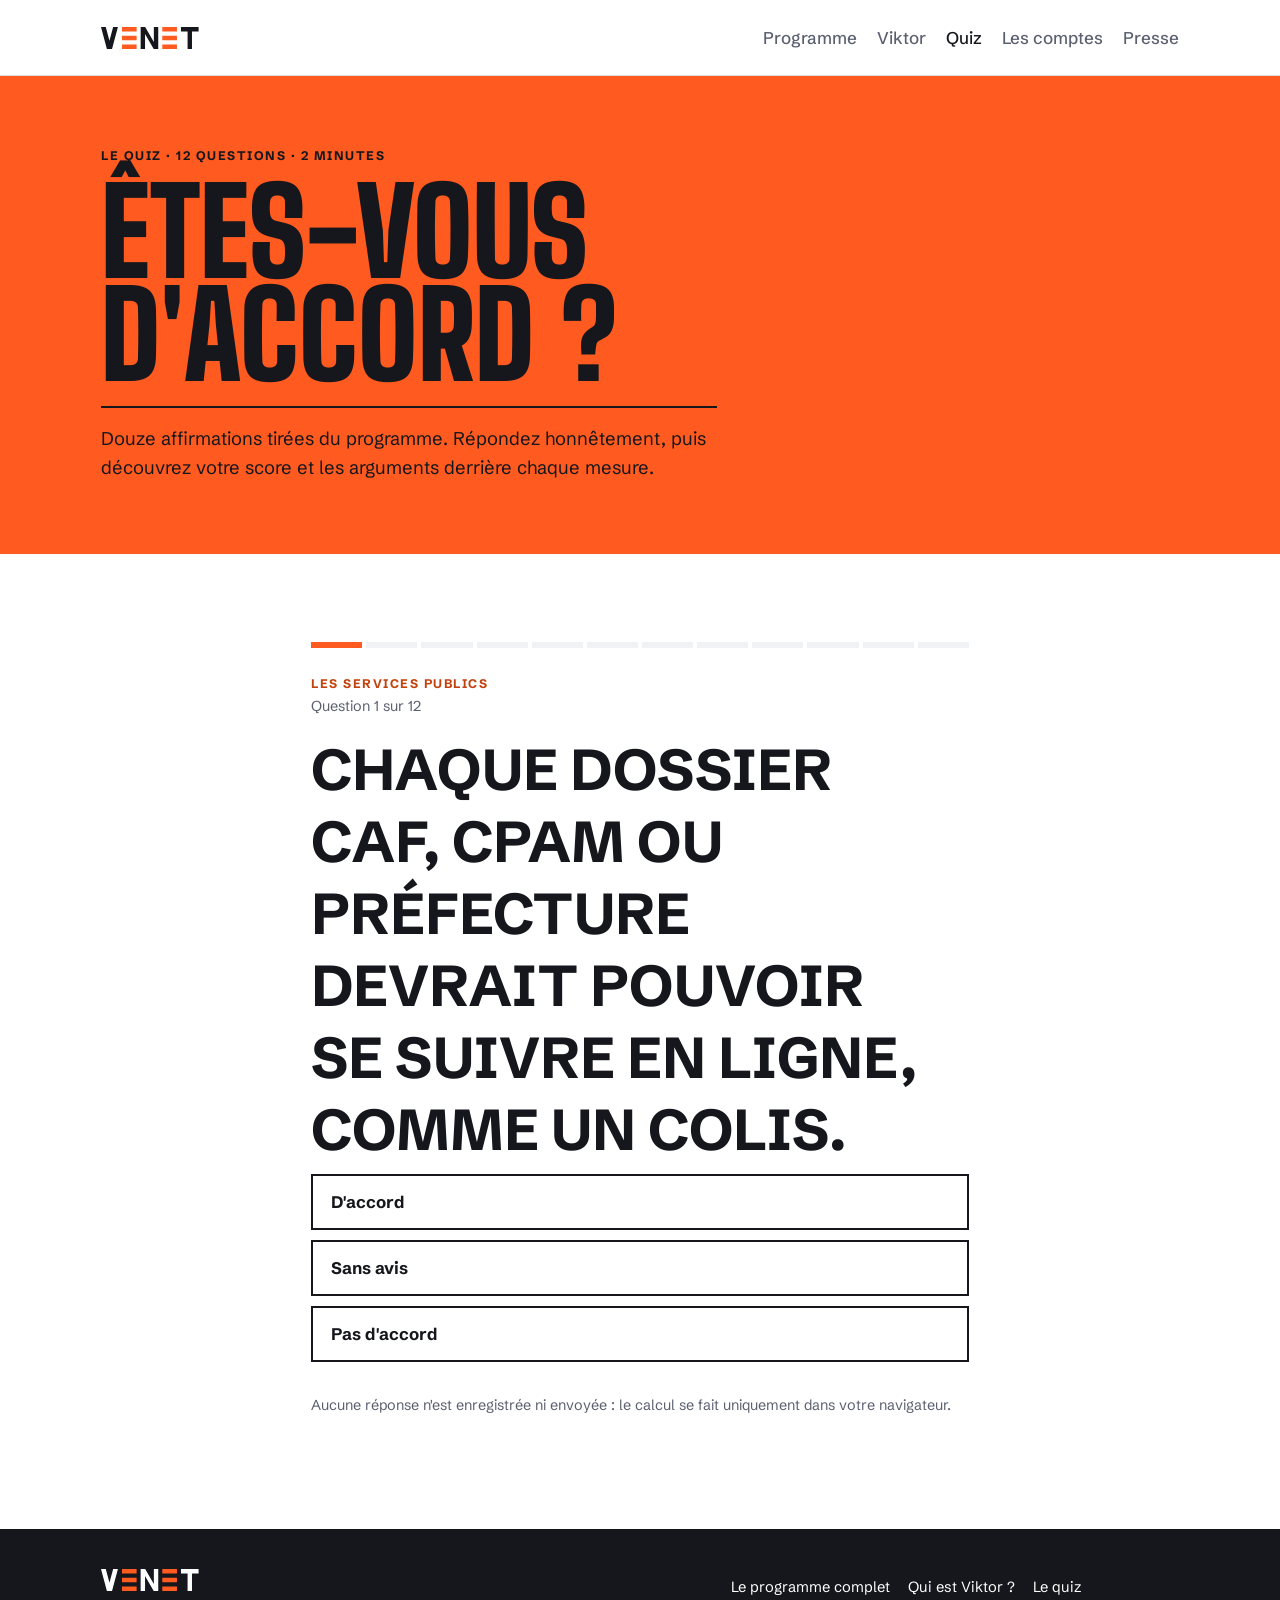
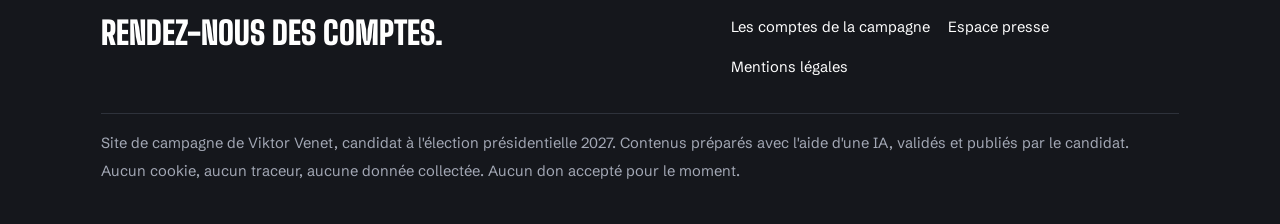
<file: quiz.html>
<!doctype html>
<html lang="fr">
<head>
<meta charset="utf-8">
<meta name="viewport" content="width=device-width, initial-scale=1, viewport-fit=cover">
<title>Quiz : êtes-vous d&#x27;accord avec Venet ? · Venet 2027</title>
<meta name="description" content="12 questions pour savoir si vous êtes d&#x27;accord avec le programme de Viktor Venet. Aucune donnée collectée.">
<link rel="canonical" href="https://viktor59000.github.io/Presidentielle/quiz.html">

<meta property="og:type" content="website">
<meta property="og:locale" content="fr_FR">
<meta property="og:site_name" content="Venet 2027">
<meta property="og:url" content="https://viktor59000.github.io/Presidentielle/quiz.html">
<meta property="og:title" content="Quiz : êtes-vous d&#x27;accord avec Venet ? · Venet 2027">
<meta property="og:description" content="12 questions pour savoir si vous êtes d&#x27;accord avec le programme de Viktor Venet. Aucune donnée collectée.">
<meta property="og:image" content="https://viktor59000.github.io/Presidentielle/img/og-quiz.png">
<meta property="og:image:width" content="1200">
<meta property="og:image:height" content="630">
<meta name="twitter:card" content="summary_large_image">
<link rel="icon" href="favicon.ico" sizes="48x48">
<link rel="icon" href="favicon.svg" type="image/svg+xml">
<link rel="apple-touch-icon" href="apple-touch-icon.png">
<link rel="manifest" href="site.webmanifest">
<meta name="theme-color" content="#FF5A1F">
<link rel="preload" href="fonts/BigShouldersDisplay-normal-latin.woff2" as="font" type="font/woff2" crossorigin>
<link rel="preload" href="fonts/SchibstedGrotesk-normal-latin.woff2" as="font" type="font/woff2" crossorigin>
<style>@font-face{font-family:'Big Shoulders Display';font-style:normal;font-weight:700;font-display:swap;src:url(fonts/BigShouldersDisplay-normal-latin-ext.woff2) format('woff2');unicode-range:U+0100-02BA, U+02BD-02C5, U+02C7-02CC, U+02CE-02D7, U+02DD-02FF, U+0304, U+0308, U+0329, U+1D00-1DBF, U+1E00-1E9F, U+1EF2-1EFF, U+2020, U+20A0-20AB, U+20AD-20C4, U+2113, U+2C60-2C7F, U+A720-A7FF;}
@font-face{font-family:'Big Shoulders Display';font-style:normal;font-weight:700;font-display:swap;src:url(fonts/BigShouldersDisplay-normal-latin.woff2) format('woff2');unicode-range:U+0000-00FF, U+0131, U+0152-0153, U+02BB-02BC, U+02C6, U+02DA, U+02DC, U+0304, U+0308, U+0329, U+2000-206F, U+20AC, U+2122, U+2191, U+2193, U+2212, U+2215, U+FEFF, U+FFFD;}
@font-face{font-family:'Big Shoulders Display';font-style:normal;font-weight:800;font-display:swap;src:url(fonts/BigShouldersDisplay-normal-latin-ext.woff2) format('woff2');unicode-range:U+0100-02BA, U+02BD-02C5, U+02C7-02CC, U+02CE-02D7, U+02DD-02FF, U+0304, U+0308, U+0329, U+1D00-1DBF, U+1E00-1E9F, U+1EF2-1EFF, U+2020, U+20A0-20AB, U+20AD-20C4, U+2113, U+2C60-2C7F, U+A720-A7FF;}
@font-face{font-family:'Big Shoulders Display';font-style:normal;font-weight:800;font-display:swap;src:url(fonts/BigShouldersDisplay-normal-latin.woff2) format('woff2');unicode-range:U+0000-00FF, U+0131, U+0152-0153, U+02BB-02BC, U+02C6, U+02DA, U+02DC, U+0304, U+0308, U+0329, U+2000-206F, U+20AC, U+2122, U+2191, U+2193, U+2212, U+2215, U+FEFF, U+FFFD;}
@font-face{font-family:'Big Shoulders Display';font-style:normal;font-weight:900;font-display:swap;src:url(fonts/BigShouldersDisplay-normal-latin-ext.woff2) format('woff2');unicode-range:U+0100-02BA, U+02BD-02C5, U+02C7-02CC, U+02CE-02D7, U+02DD-02FF, U+0304, U+0308, U+0329, U+1D00-1DBF, U+1E00-1E9F, U+1EF2-1EFF, U+2020, U+20A0-20AB, U+20AD-20C4, U+2113, U+2C60-2C7F, U+A720-A7FF;}
@font-face{font-family:'Big Shoulders Display';font-style:normal;font-weight:900;font-display:swap;src:url(fonts/BigShouldersDisplay-normal-latin.woff2) format('woff2');unicode-range:U+0000-00FF, U+0131, U+0152-0153, U+02BB-02BC, U+02C6, U+02DA, U+02DC, U+0304, U+0308, U+0329, U+2000-206F, U+20AC, U+2122, U+2191, U+2193, U+2212, U+2215, U+FEFF, U+FFFD;}
@font-face{font-family:'Schibsted Grotesk';font-style:italic;font-weight:400;font-display:swap;src:url(fonts/SchibstedGrotesk-italic-latin-ext.woff2) format('woff2');unicode-range:U+0100-02BA, U+02BD-02C5, U+02C7-02CC, U+02CE-02D7, U+02DD-02FF, U+0304, U+0308, U+0329, U+1D00-1DBF, U+1E00-1E9F, U+1EF2-1EFF, U+2020, U+20A0-20AB, U+20AD-20C4, U+2113, U+2C60-2C7F, U+A720-A7FF;}
@font-face{font-family:'Schibsted Grotesk';font-style:italic;font-weight:400;font-display:swap;src:url(fonts/SchibstedGrotesk-italic-latin.woff2) format('woff2');unicode-range:U+0000-00FF, U+0131, U+0152-0153, U+02BB-02BC, U+02C6, U+02DA, U+02DC, U+0304, U+0308, U+0329, U+2000-206F, U+20AC, U+2122, U+2191, U+2193, U+2212, U+2215, U+FEFF, U+FFFD;}
@font-face{font-family:'Schibsted Grotesk';font-style:normal;font-weight:400;font-display:swap;src:url(fonts/SchibstedGrotesk-normal-latin-ext.woff2) format('woff2');unicode-range:U+0100-02BA, U+02BD-02C5, U+02C7-02CC, U+02CE-02D7, U+02DD-02FF, U+0304, U+0308, U+0329, U+1D00-1DBF, U+1E00-1E9F, U+1EF2-1EFF, U+2020, U+20A0-20AB, U+20AD-20C4, U+2113, U+2C60-2C7F, U+A720-A7FF;}
@font-face{font-family:'Schibsted Grotesk';font-style:normal;font-weight:400;font-display:swap;src:url(fonts/SchibstedGrotesk-normal-latin.woff2) format('woff2');unicode-range:U+0000-00FF, U+0131, U+0152-0153, U+02BB-02BC, U+02C6, U+02DA, U+02DC, U+0304, U+0308, U+0329, U+2000-206F, U+20AC, U+2122, U+2191, U+2193, U+2212, U+2215, U+FEFF, U+FFFD;}
@font-face{font-family:'Schibsted Grotesk';font-style:normal;font-weight:500;font-display:swap;src:url(fonts/SchibstedGrotesk-normal-latin-ext.woff2) format('woff2');unicode-range:U+0100-02BA, U+02BD-02C5, U+02C7-02CC, U+02CE-02D7, U+02DD-02FF, U+0304, U+0308, U+0329, U+1D00-1DBF, U+1E00-1E9F, U+1EF2-1EFF, U+2020, U+20A0-20AB, U+20AD-20C4, U+2113, U+2C60-2C7F, U+A720-A7FF;}
@font-face{font-family:'Schibsted Grotesk';font-style:normal;font-weight:500;font-display:swap;src:url(fonts/SchibstedGrotesk-normal-latin.woff2) format('woff2');unicode-range:U+0000-00FF, U+0131, U+0152-0153, U+02BB-02BC, U+02C6, U+02DA, U+02DC, U+0304, U+0308, U+0329, U+2000-206F, U+20AC, U+2122, U+2191, U+2193, U+2212, U+2215, U+FEFF, U+FFFD;}
@font-face{font-family:'Schibsted Grotesk';font-style:normal;font-weight:700;font-display:swap;src:url(fonts/SchibstedGrotesk-normal-latin-ext.woff2) format('woff2');unicode-range:U+0100-02BA, U+02BD-02C5, U+02C7-02CC, U+02CE-02D7, U+02DD-02FF, U+0304, U+0308, U+0329, U+1D00-1DBF, U+1E00-1E9F, U+1EF2-1EFF, U+2020, U+20A0-20AB, U+20AD-20C4, U+2113, U+2C60-2C7F, U+A720-A7FF;}
@font-face{font-family:'Schibsted Grotesk';font-style:normal;font-weight:700;font-display:swap;src:url(fonts/SchibstedGrotesk-normal-latin.woff2) format('woff2');unicode-range:U+0000-00FF, U+0131, U+0152-0153, U+02BB-02BC, U+02C6, U+02DA, U+02DC, U+0304, U+0308, U+0329, U+2000-206F, U+20AC, U+2122, U+2191, U+2193, U+2212, U+2215, U+FEFF, U+FFFD;}

:root {
  --paper: #ffffff; --paper-2: #f1f2f4; --ink: #15171c; --muted: #5b6070; --rule: #dcdee3;
  --orange: #ff5a1f; --orange-text: #c2410c; --ok: #1f7a4d;
  --ff-display: "Big Shoulders Display", "Arial Narrow", Impact, sans-serif;
  --ff-body: "Schibsted Grotesk", system-ui, -apple-system, "Segoe UI", sans-serif;
}
@media (prefers-color-scheme: dark) {
  :root:not([data-theme="light"]) { --paper: #15171c; --paper-2: #1e2128; --ink: #f3f4f6; --muted: #a3a8b5; --rule: #2e323b; --orange-text: #ff7a45; --ok: #4ccf8f; color-scheme: dark; }
}
:root[data-theme="dark"] { --paper: #15171c; --paper-2: #1e2128; --ink: #f3f4f6; --muted: #a3a8b5; --rule: #2e323b; --orange-text: #ff7a45; --ok: #4ccf8f; color-scheme: dark; }
*, *::before, *::after { box-sizing: border-box; }
html { scroll-behavior: smooth; scroll-padding-top: 80px; }
@media (prefers-reduced-motion: reduce) { html { scroll-behavior: auto; } }
body { margin: 0; background: var(--paper); color: var(--ink); font: 400 1.0625rem/1.6 var(--ff-body); -webkit-font-smoothing: antialiased; padding: env(safe-area-inset-top, 0px) 0 env(safe-area-inset-bottom, 0px); }
a { color: var(--orange-text); text-underline-offset: 3px; }
:focus-visible { outline: 3px solid var(--orange); outline-offset: 3px; }
h1, h2, h3, h4, p { margin: 0; }
h1, h2, h3 { font-family: var(--ff-display); font-weight: 900; text-transform: uppercase; line-height: .92; text-wrap: balance; }
.wrap { max-width: 1180px; margin: 0 auto; padding-inline: max(16px, 4vw); }
.top { position: sticky; top: env(safe-area-inset-top, 0px); z-index: 10; background: var(--paper); border-bottom: 1px solid var(--rule); }
.top .wrap { display: flex; flex-wrap: wrap; align-items: center; justify-content: space-between; gap: 6px 24px; padding-block: 14px; }
.logo { display: inline-flex; }
.logo svg { height: 22px; width: auto; display: block; }
.logo .l { fill: var(--ink); } .logo .b { fill: var(--orange); }
.top nav { display: flex; flex-wrap: wrap; margin-inline: -10px; }
.top nav a { color: var(--muted); text-decoration: none; font-weight: 500; padding: 10px; min-height: 44px; display: inline-flex; align-items: center; }
.top nav a:hover, .top nav a[aria-current] { color: var(--ink); }
.cover { background: var(--orange); color: #15171c; }
.cover .wrap { padding-block: clamp(40px, 6vw, 72px); display: grid; gap: 18px; }
.cover .k { font: 700 .78rem var(--ff-body); letter-spacing: .12em; text-transform: uppercase; }
.cover h1 { font-size: clamp(3rem, 10vw, 7.5rem); line-height: .86; }
.cover p { font-size: 1.15rem; max-width: 56ch; border-top: 2px solid #15171c; padding-top: 16px; }
section.sec { padding-block: clamp(48px, 7vw, 88px) 0; }
.sec h2 { font-size: clamp(2.2rem, 5vw, 3.6rem); margin-bottom: 8px; }
.sec .intro { color: var(--muted); max-width: 60ch; margin-bottom: 28px; }
.rule { border-top: 2px solid var(--ink); }
.btn { display: inline-flex; align-items: center; gap: 10px; min-height: 48px; padding: 0 20px; font: 700 1rem var(--ff-body); text-decoration: none; border: 2px solid var(--ink); color: var(--ink); background: transparent; cursor: pointer; transition: background-color .2s, color .2s; }
.btn:hover { background: var(--ink); color: var(--paper); }
.btn.solid { background: var(--ink); color: var(--paper); }
.btn.solid:hover { background: transparent; color: var(--ink); }
footer { margin-top: clamp(72px, 10vw, 112px); background: #15171c; color: #a3a8b5; }
footer .wrap { padding-block: 40px; font-size: .92rem; display: grid; gap: 8px; }
footer strong { color: #fff; }
footer .logo .l { fill: #fff; }

.skip { position: absolute; left: -9999px; }
.skip:focus { left: 16px; top: 16px; background: var(--ink); color: var(--paper); padding: 10px 14px; z-index: 20; }
footer .wrap { grid-template-columns: minmax(0, 1.3fr) minmax(0, 1fr); gap: 28px 48px; }
footer .slogan { font: 900 2rem/1 var(--ff-display); text-transform: uppercase; color: #fff; margin-top: 18px; }
footer .liens { display: flex; flex-wrap: wrap; gap: 4px 18px; margin: 0; padding: 0; list-style: none; }
footer .liens a { color: #fff; text-decoration: none; display: inline-flex; min-height: 36px; align-items: center; }
footer .liens a:hover { color: var(--orange); }
footer .legal { grid-column: 1 / -1; border-top: 1px solid #2e323b; padding-top: 18px; display: grid; gap: 4px; }
@media (max-width: 860px) { footer .wrap { grid-template-columns: minmax(0, 1fr); } }

.quiz { max-width: 760px; }
.prog { display: flex; gap: 4px; margin-bottom: 28px; }
.prog i { flex: 1; height: 6px; background: var(--paper-2); }
.prog i.on { background: var(--orange); }
.qcat { font: 700 .78rem var(--ff-body); letter-spacing: .12em; text-transform: uppercase; color: var(--orange-text); }
.qnum { color: var(--muted); font-size: .9rem; margin-top: 4px; }
.qtext { font: 700 clamp(1.5rem, 3.4vw, 2.1rem)/1.25 var(--ff-body); margin: 16px 0 28px; text-wrap: balance; }
.answers { display: grid; gap: 10px; }
.answers button { text-align: left; min-height: 56px; padding: 12px 18px; font: 700 1.05rem var(--ff-body); color: var(--ink); background: var(--paper); border: 2px solid var(--ink); cursor: pointer; transition: background-color .15s, color .15s; }
.answers button:hover { background: var(--ink); color: var(--paper); }
.back { margin-top: 18px; background: none; border: 0; color: var(--muted); font: 500 .95rem var(--ff-body); cursor: pointer; padding: 8px 0; text-decoration: underline; }
.score { font: 900 clamp(5rem, 18vw, 10rem)/.85 var(--ff-display); color: var(--orange-text); }
.verdict { font: 700 1.5rem/1.3 var(--ff-body); margin: 14px 0 8px; }
.res { list-style: none; padding: 0; margin: 28px 0; border-top: 2px solid var(--ink); }
.res li { display: grid; grid-template-columns: 7.5rem minmax(0, 1fr); gap: 12px; padding-block: 12px; border-bottom: 1px solid var(--rule); }
.res .tag { font: 700 .72rem/1.2 var(--ff-body); letter-spacing: .06em; text-transform: uppercase; padding-top: 4px; }
.tag.d { color: var(--ok); } .tag.n { color: var(--muted); } .tag.p { color: var(--orange-text); }
.share { display: flex; flex-wrap: wrap; gap: 10px; margin-top: 8px; }
#sharetext { width: 100%; margin-top: 12px; font: 400 1rem var(--ff-body); padding: 12px; border: 1px solid var(--rule); background: var(--paper-2); color: var(--ink); }
.note { color: var(--muted); font-size: .9rem; margin-top: 32px; }
@media (max-width: 600px) { .res li { grid-template-columns: minmax(0, 1fr); gap: 2px; } }
</style>
</head>
<body>
<a class="skip" href="#contenu">Aller au contenu</a>
<header class="top"><div class="wrap">
  <a class="logo" href="index.html" aria-label="Venet 2027, accueil"><svg viewBox="24 68 532.3 120" aria-hidden="true"><path class="l" d="M24 68 L50 68 L70.15 143.2 L90.3 68 L116.3 68 L84.15 188 L56.15 188 Z M240.3 68 L264.96 68 L312.3 150 L312.3 68 L336.3 68 L336.3 188 L311.64 188 L264.3 106 L264.3 188 L240.3 188 Z M460.3 68 L556.3 68 L556.3 92 L520.3 92 L520.3 188 L496.3 188 L496.3 92 L460.3 92 Z"/><path class="b" d="M138.3 68 L218.3 68 L218.3 92 L138.3 92 Z M138.3 116 L218.3 116 L218.3 140 L138.3 140 Z M138.3 164 L218.3 164 L218.3 188 L138.3 188 Z M358.3 68 L438.3 68 L438.3 92 L358.3 92 Z M358.3 116 L438.3 116 L438.3 140 L358.3 140 Z M358.3 164 L438.3 164 L438.3 188 L358.3 188 Z"/></svg></a>
  <nav aria-label="Navigation principale"><a href="programme.html">Programme</a><a href="viktor.html">Viktor</a><a href="quiz.html" aria-current=page>Quiz</a><a href="comptes.html">Les comptes</a><a href="presse.html">Presse</a></nav>
</div></header>
<main id="contenu">
<section class="cover"><div class="wrap">
  <span class="k">Le quiz · 12 questions · 2 minutes</span>
  <h1>Êtes-vous<br>d'accord ?</h1>
  <p>Douze affirmations tirées du programme. Répondez honnêtement, puis découvrez votre score et les arguments derrière chaque mesure.</p>
</div></section>

<section class="sec"><div class="wrap quiz">
  <noscript><p>Le quiz a besoin de JavaScript. Vous pouvez lire directement <a href="programme.html">le programme complet</a>.</p></noscript>
  <div id="app" aria-live="polite"></div>
  <p class="note">Aucune réponse n'est enregistrée ni envoyée : le calcul se fait uniquement dans votre navigateur.</p>
</div></section>

</main>
<footer><div class="wrap">
  <div>
    <a class="logo" href="index.html" aria-label="Venet 2027, accueil"><svg viewBox="24 68 532.3 120" aria-hidden="true"><path class="l" d="M24 68 L50 68 L70.15 143.2 L90.3 68 L116.3 68 L84.15 188 L56.15 188 Z M240.3 68 L264.96 68 L312.3 150 L312.3 68 L336.3 68 L336.3 188 L311.64 188 L264.3 106 L264.3 188 L240.3 188 Z M460.3 68 L556.3 68 L556.3 92 L520.3 92 L520.3 188 L496.3 188 L496.3 92 L460.3 92 Z"/><path class="b" d="M138.3 68 L218.3 68 L218.3 92 L138.3 92 Z M138.3 116 L218.3 116 L218.3 140 L138.3 140 Z M138.3 164 L218.3 164 L218.3 188 L138.3 188 Z M358.3 68 L438.3 68 L438.3 92 L358.3 92 Z M358.3 116 L438.3 116 L438.3 140 L358.3 140 Z M358.3 164 L438.3 164 L438.3 188 L358.3 188 Z"/></svg></a>
    <p class="slogan">Rendez-nous des comptes.</p>
  </div>
  <ul class="liens">
    <li><a href="programme.html">Le programme complet</a></li>
    <li><a href="viktor.html">Qui est Viktor ?</a></li>
    <li><a href="quiz.html">Le quiz</a></li>
    <li><a href="comptes.html">Les comptes de la campagne</a></li>
    <li><a href="presse.html">Espace presse</a></li>
    <li><a href="mentions-legales.html">Mentions légales</a></li>
  </ul>
  <div class="legal">
    <p>Site de campagne de Viktor Venet, candidat à l'élection présidentielle 2027. Contenus préparés avec l'aide d'une IA, validés et publiés par le candidat.</p>
    <p>Aucun cookie, aucun traceur, aucune donnée collectée. Aucun don accepté pour le moment.</p>
  </div>
</div></footer>
<script>
var Q = [{"cat": "Les services publics", "q": "Chaque dossier CAF, CPAM ou préfecture devrait pouvoir se suivre en ligne, comme un colis.", "a": "programme.html#mesure-1-ton-dossier-suivi-comme-un-colis"}, {"cat": "Les services publics", "q": "On devrait toujours pouvoir parler à un humain, avec un rappel garanti sous 48 heures.", "a": "programme.html#mesure-3-le-droit-a-un-humain"}, {"cat": "Le pouvoir", "q": "Un ministre devrait avoir travaillé dans le domaine qu'il dirige (l'Éducation, la Santé…).", "a": "programme.html#mesure-4-des-ministres-qui-connaissent-le-metier"}, {"cat": "Le pouvoir", "q": "Les notes, études et agendas des ministères devraient être publiés d'office, sans avoir à les demander.", "a": "programme.html#mesure-13-les-dossiers-des-ministres-en-acces-libre"}, {"cat": "Le pouvoir", "q": "On devrait pouvoir écouter son député en direct et savoir s'il était présent en séance.", "a": "programme.html#mesure-14-chaque-elu-ecoutable-en-direct-et-sa-presence-publ"}, {"cat": "Le pouvoir", "q": "Le président devrait baisser son propre salaire et celui des ministres dès le premier jour.", "a": "programme.html#mesure-12-jour-1-je-commence-par-moi"}, {"cat": "Le travail", "q": "La semaine de 4 jours en 32 heures, sans baisse de salaire, mérite d'être testée puis étendue si elle marche.", "a": "programme.html#mesure-10-la-semaine-de-4-jours-32-heures"}, {"cat": "Le travail", "q": "Les commerces devraient pouvoir ouvrir le soir et la nuit, avec des salariés volontaires et mieux payés.", "a": "programme.html#mesure-15-des-villes-qui-vivent-aussi-la-nuit"}, {"cat": "L'école", "q": "Il faudrait moins d'élèves par classe en début de primaire, quitte à recruter plus d'enseignants.", "a": "programme.html#mesure-9-des-classes-plus-petites"}, {"cat": "L'énergie", "q": "La France devrait continuer à miser sur le nucléaire et construire de nouveaux réacteurs.", "a": "programme.html#mesure-16-le-nucleaire-une-fierte-francaise"}, {"cat": "La justice", "q": "Une sanction rapide et certaine dissuade davantage qu'une peine plus lourde mais tardive.", "a": "programme.html#securite-et-justice-des-sanctions-rapides-et-certaines"}, {"cat": "La démocratie", "q": "Les citoyens devraient pouvoir déclencher un référendum, avec un nombre élevé de signatures.", "a": "programme.html#democratie-un-referendum-d-initiative-citoyenne-encadre"}];
var URL_SITE = "https://viktor59000.github.io/Presidentielle/quiz.html";
var answers = [], i = 0, app = document.getElementById('app');
var LABELS = {d: "D'accord", n: "Sans avis", p: "Pas d'accord"};
function esc(s) { return s.replace(/[&<>"]/g, function (c) { return {'&':'&amp;','<':'&lt;','>':'&gt;','"':'&quot;'}[c]; }); }
function render() {
  if (i >= Q.length) return result();
  var q = Q[i], bars = '';
  for (var k = 0; k < Q.length; k++) bars += '<i class="' + (k <= i ? 'on' : '') + '"></i>';
  app.innerHTML = '<div class="prog" aria-hidden="true">' + bars + '</div>' +
    '<p class="qcat">' + esc(q.cat) + '</p><p class="qnum">Question ' + (i + 1) + ' sur ' + Q.length + '</p>' +
    '<h2 class="qtext" tabindex="-1">' + esc(q.q) + '</h2>' +
    '<div class="answers"><button data-v="d">D\'accord</button><button data-v="n">Sans avis</button><button data-v="p">Pas d\'accord</button></div>' +
    (i > 0 ? '<button class="back" id="prev">Revenir à la question précédente</button>' : '');
  app.querySelectorAll('.answers button').forEach(function (b) {
    b.addEventListener('click', function () { answers[i] = b.dataset.v; i++; render(); });
  });
  var prev = document.getElementById('prev');
  if (prev) prev.addEventListener('click', function () { i--; render(); });
  var h = app.querySelector('.qtext'); if (h && answers.length) h.focus();
}
function result() {
  var pts = 0, list = '';
  answers.forEach(function (a, k) {
    pts += a === 'd' ? 1 : a === 'n' ? 0.5 : 0;
    list += '<li><span class="tag ' + a + '">' + LABELS[a] + '</span><span>' + esc(Q[k].q) + ' <a href="' + Q[k].a + '">Ce que propose Viktor</a></span></li>';
  });
  var pct = Math.round(pts / Q.length * 100);
  var v = pct >= 80 ? "Vous pensez comme Viktor sur presque tout." :
          pct >= 60 ? "Vous êtes d'accord avec Viktor sur l'essentiel." :
          pct >= 40 ? "Vous êtes d'accord sur une partie, et pas sur le reste. Lisez les arguments." :
                      "Vous n'êtes pas d'accord avec Viktor, et c'est votre droit. Ses arguments sont dans le programme complet.";
  var txt = "Je suis d'accord à " + pct + " % avec le programme de Viktor Venet, candidat à 20 ans à la présidentielle 2027. Et vous ? " + URL_SITE;
  app.innerHTML = '<p class="qcat">Votre résultat</p><p class="score">' + pct + ' %</p>' +
    '<p class="verdict" tabindex="-1">' + v + '</p><p>Viktor répond « d\'accord » aux ' + Q.length + ' affirmations : c\'est son programme.</p>' +
    '<ul class="res">' + list + '</ul>' +
    '<div class="share"><button class="btn solid" id="copy">Copier mon résultat</button><button class="btn" id="again">Refaire le quiz</button><a class="btn" href="programme.html">Lire le programme</a></div>' +
    '<textarea id="sharetext" rows="3" readonly aria-label="Texte à partager">' + esc(txt) + '</textarea>';
  app.querySelector('.verdict').focus();
  document.getElementById('again').addEventListener('click', function () { answers = []; i = 0; render(); });
  document.getElementById('copy').addEventListener('click', function () {
    var b = this, ta = document.getElementById('sharetext');
    var done = function () { b.textContent = 'Copié'; setTimeout(function () { b.textContent = 'Copier mon résultat'; }, 2000); };
    if (navigator.clipboard) navigator.clipboard.writeText(txt).then(done, function () { ta.select(); });
    else { ta.select(); }
  });
}
render();
</script>
</body>
</html>
</file>
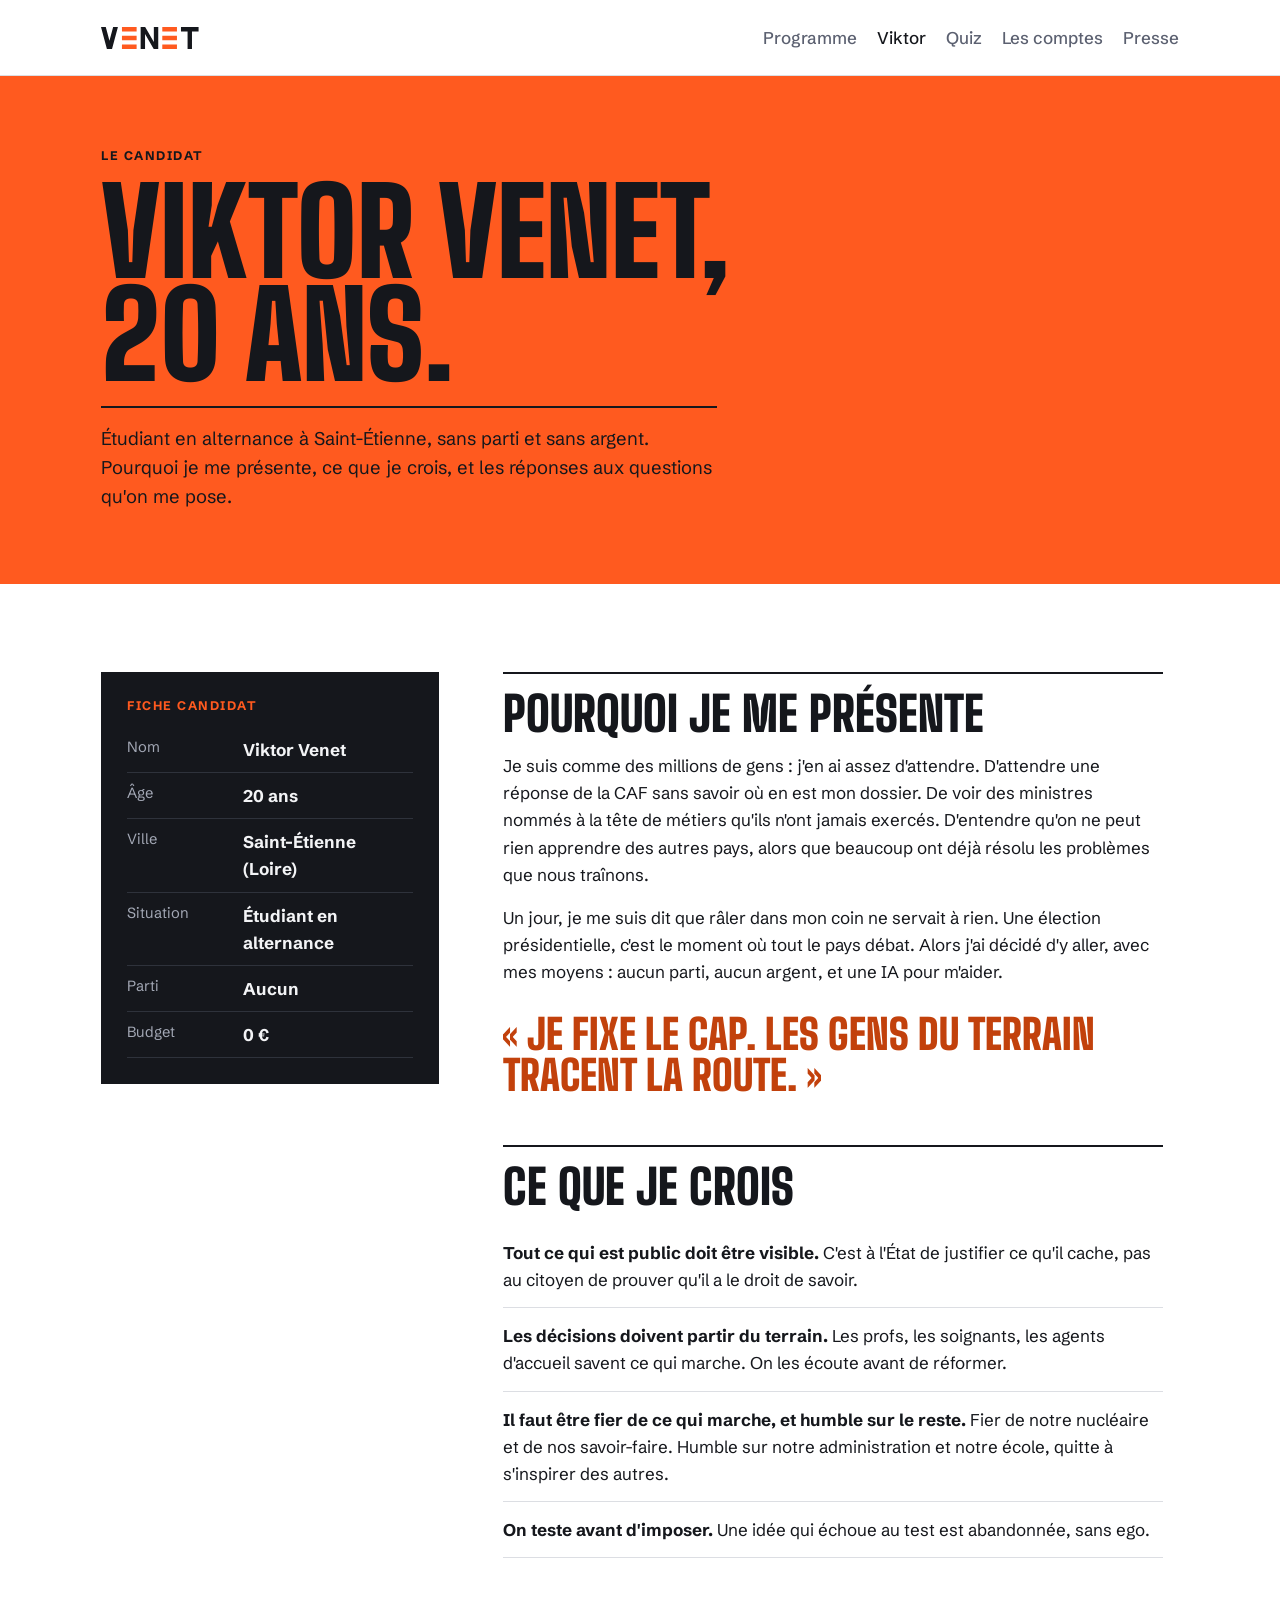
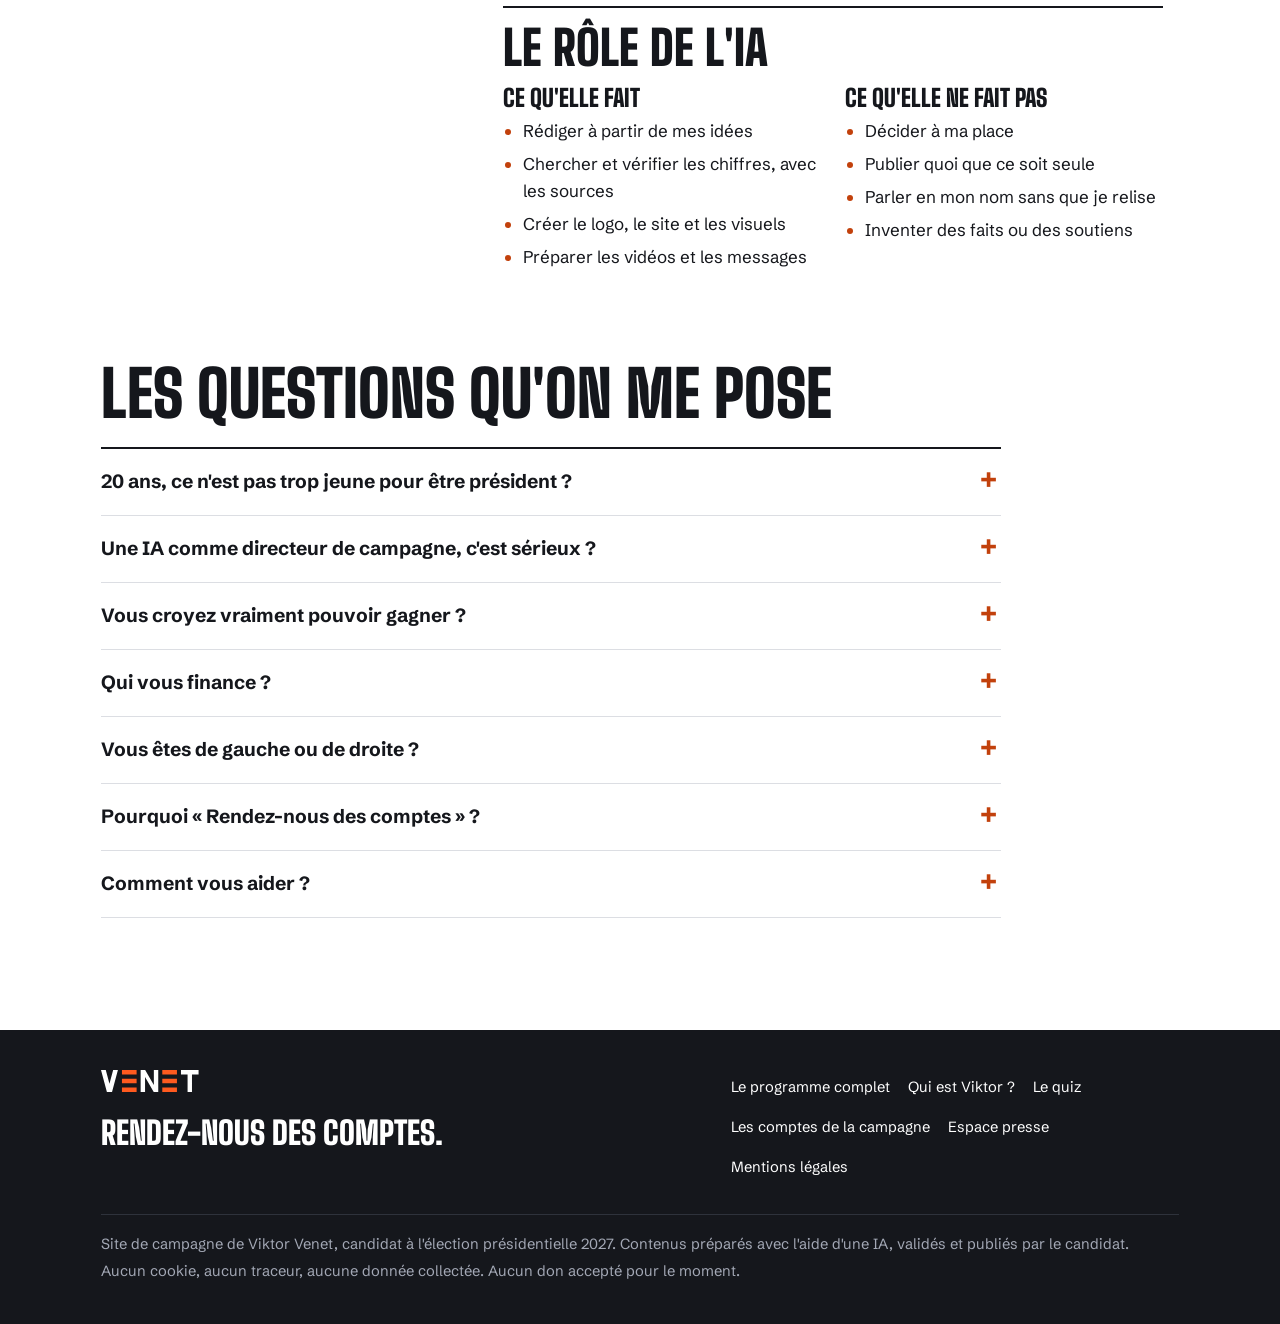
<file: viktor.html>
<!doctype html>
<html lang="fr">
<head>
<meta charset="utf-8">
<meta name="viewport" content="width=device-width, initial-scale=1, viewport-fit=cover">
<title>Viktor Venet, le candidat · Venet 2027</title>
<meta name="description" content="Qui est Viktor Venet, 20 ans, candidat sans parti à la présidentielle 2027 ? Son histoire, ses convictions, le rôle de l&#x27;IA et les questions qu&#x27;on lui pose.">
<link rel="canonical" href="https://viktor59000.github.io/Presidentielle/viktor.html">

<meta property="og:type" content="website">
<meta property="og:locale" content="fr_FR">
<meta property="og:site_name" content="Venet 2027">
<meta property="og:url" content="https://viktor59000.github.io/Presidentielle/viktor.html">
<meta property="og:title" content="Viktor Venet, le candidat · Venet 2027">
<meta property="og:description" content="Qui est Viktor Venet, 20 ans, candidat sans parti à la présidentielle 2027 ? Son histoire, ses convictions, le rôle de l&#x27;IA et les questions qu&#x27;on lui pose.">
<meta property="og:image" content="https://viktor59000.github.io/Presidentielle/img/og-viktor.png">
<meta property="og:image:width" content="1200">
<meta property="og:image:height" content="630">
<meta name="twitter:card" content="summary_large_image">
<link rel="icon" href="favicon.ico" sizes="48x48">
<link rel="icon" href="favicon.svg" type="image/svg+xml">
<link rel="apple-touch-icon" href="apple-touch-icon.png">
<link rel="manifest" href="site.webmanifest">
<meta name="theme-color" content="#FF5A1F">
<link rel="preload" href="fonts/BigShouldersDisplay-normal-latin.woff2" as="font" type="font/woff2" crossorigin>
<link rel="preload" href="fonts/SchibstedGrotesk-normal-latin.woff2" as="font" type="font/woff2" crossorigin>
<style>@font-face{font-family:'Big Shoulders Display';font-style:normal;font-weight:700;font-display:swap;src:url(fonts/BigShouldersDisplay-normal-latin-ext.woff2) format('woff2');unicode-range:U+0100-02BA, U+02BD-02C5, U+02C7-02CC, U+02CE-02D7, U+02DD-02FF, U+0304, U+0308, U+0329, U+1D00-1DBF, U+1E00-1E9F, U+1EF2-1EFF, U+2020, U+20A0-20AB, U+20AD-20C4, U+2113, U+2C60-2C7F, U+A720-A7FF;}
@font-face{font-family:'Big Shoulders Display';font-style:normal;font-weight:700;font-display:swap;src:url(fonts/BigShouldersDisplay-normal-latin.woff2) format('woff2');unicode-range:U+0000-00FF, U+0131, U+0152-0153, U+02BB-02BC, U+02C6, U+02DA, U+02DC, U+0304, U+0308, U+0329, U+2000-206F, U+20AC, U+2122, U+2191, U+2193, U+2212, U+2215, U+FEFF, U+FFFD;}
@font-face{font-family:'Big Shoulders Display';font-style:normal;font-weight:800;font-display:swap;src:url(fonts/BigShouldersDisplay-normal-latin-ext.woff2) format('woff2');unicode-range:U+0100-02BA, U+02BD-02C5, U+02C7-02CC, U+02CE-02D7, U+02DD-02FF, U+0304, U+0308, U+0329, U+1D00-1DBF, U+1E00-1E9F, U+1EF2-1EFF, U+2020, U+20A0-20AB, U+20AD-20C4, U+2113, U+2C60-2C7F, U+A720-A7FF;}
@font-face{font-family:'Big Shoulders Display';font-style:normal;font-weight:800;font-display:swap;src:url(fonts/BigShouldersDisplay-normal-latin.woff2) format('woff2');unicode-range:U+0000-00FF, U+0131, U+0152-0153, U+02BB-02BC, U+02C6, U+02DA, U+02DC, U+0304, U+0308, U+0329, U+2000-206F, U+20AC, U+2122, U+2191, U+2193, U+2212, U+2215, U+FEFF, U+FFFD;}
@font-face{font-family:'Big Shoulders Display';font-style:normal;font-weight:900;font-display:swap;src:url(fonts/BigShouldersDisplay-normal-latin-ext.woff2) format('woff2');unicode-range:U+0100-02BA, U+02BD-02C5, U+02C7-02CC, U+02CE-02D7, U+02DD-02FF, U+0304, U+0308, U+0329, U+1D00-1DBF, U+1E00-1E9F, U+1EF2-1EFF, U+2020, U+20A0-20AB, U+20AD-20C4, U+2113, U+2C60-2C7F, U+A720-A7FF;}
@font-face{font-family:'Big Shoulders Display';font-style:normal;font-weight:900;font-display:swap;src:url(fonts/BigShouldersDisplay-normal-latin.woff2) format('woff2');unicode-range:U+0000-00FF, U+0131, U+0152-0153, U+02BB-02BC, U+02C6, U+02DA, U+02DC, U+0304, U+0308, U+0329, U+2000-206F, U+20AC, U+2122, U+2191, U+2193, U+2212, U+2215, U+FEFF, U+FFFD;}
@font-face{font-family:'Schibsted Grotesk';font-style:italic;font-weight:400;font-display:swap;src:url(fonts/SchibstedGrotesk-italic-latin-ext.woff2) format('woff2');unicode-range:U+0100-02BA, U+02BD-02C5, U+02C7-02CC, U+02CE-02D7, U+02DD-02FF, U+0304, U+0308, U+0329, U+1D00-1DBF, U+1E00-1E9F, U+1EF2-1EFF, U+2020, U+20A0-20AB, U+20AD-20C4, U+2113, U+2C60-2C7F, U+A720-A7FF;}
@font-face{font-family:'Schibsted Grotesk';font-style:italic;font-weight:400;font-display:swap;src:url(fonts/SchibstedGrotesk-italic-latin.woff2) format('woff2');unicode-range:U+0000-00FF, U+0131, U+0152-0153, U+02BB-02BC, U+02C6, U+02DA, U+02DC, U+0304, U+0308, U+0329, U+2000-206F, U+20AC, U+2122, U+2191, U+2193, U+2212, U+2215, U+FEFF, U+FFFD;}
@font-face{font-family:'Schibsted Grotesk';font-style:normal;font-weight:400;font-display:swap;src:url(fonts/SchibstedGrotesk-normal-latin-ext.woff2) format('woff2');unicode-range:U+0100-02BA, U+02BD-02C5, U+02C7-02CC, U+02CE-02D7, U+02DD-02FF, U+0304, U+0308, U+0329, U+1D00-1DBF, U+1E00-1E9F, U+1EF2-1EFF, U+2020, U+20A0-20AB, U+20AD-20C4, U+2113, U+2C60-2C7F, U+A720-A7FF;}
@font-face{font-family:'Schibsted Grotesk';font-style:normal;font-weight:400;font-display:swap;src:url(fonts/SchibstedGrotesk-normal-latin.woff2) format('woff2');unicode-range:U+0000-00FF, U+0131, U+0152-0153, U+02BB-02BC, U+02C6, U+02DA, U+02DC, U+0304, U+0308, U+0329, U+2000-206F, U+20AC, U+2122, U+2191, U+2193, U+2212, U+2215, U+FEFF, U+FFFD;}
@font-face{font-family:'Schibsted Grotesk';font-style:normal;font-weight:500;font-display:swap;src:url(fonts/SchibstedGrotesk-normal-latin-ext.woff2) format('woff2');unicode-range:U+0100-02BA, U+02BD-02C5, U+02C7-02CC, U+02CE-02D7, U+02DD-02FF, U+0304, U+0308, U+0329, U+1D00-1DBF, U+1E00-1E9F, U+1EF2-1EFF, U+2020, U+20A0-20AB, U+20AD-20C4, U+2113, U+2C60-2C7F, U+A720-A7FF;}
@font-face{font-family:'Schibsted Grotesk';font-style:normal;font-weight:500;font-display:swap;src:url(fonts/SchibstedGrotesk-normal-latin.woff2) format('woff2');unicode-range:U+0000-00FF, U+0131, U+0152-0153, U+02BB-02BC, U+02C6, U+02DA, U+02DC, U+0304, U+0308, U+0329, U+2000-206F, U+20AC, U+2122, U+2191, U+2193, U+2212, U+2215, U+FEFF, U+FFFD;}
@font-face{font-family:'Schibsted Grotesk';font-style:normal;font-weight:700;font-display:swap;src:url(fonts/SchibstedGrotesk-normal-latin-ext.woff2) format('woff2');unicode-range:U+0100-02BA, U+02BD-02C5, U+02C7-02CC, U+02CE-02D7, U+02DD-02FF, U+0304, U+0308, U+0329, U+1D00-1DBF, U+1E00-1E9F, U+1EF2-1EFF, U+2020, U+20A0-20AB, U+20AD-20C4, U+2113, U+2C60-2C7F, U+A720-A7FF;}
@font-face{font-family:'Schibsted Grotesk';font-style:normal;font-weight:700;font-display:swap;src:url(fonts/SchibstedGrotesk-normal-latin.woff2) format('woff2');unicode-range:U+0000-00FF, U+0131, U+0152-0153, U+02BB-02BC, U+02C6, U+02DA, U+02DC, U+0304, U+0308, U+0329, U+2000-206F, U+20AC, U+2122, U+2191, U+2193, U+2212, U+2215, U+FEFF, U+FFFD;}

:root {
  --paper: #ffffff; --paper-2: #f1f2f4; --ink: #15171c; --muted: #5b6070; --rule: #dcdee3;
  --orange: #ff5a1f; --orange-text: #c2410c; --ok: #1f7a4d;
  --ff-display: "Big Shoulders Display", "Arial Narrow", Impact, sans-serif;
  --ff-body: "Schibsted Grotesk", system-ui, -apple-system, "Segoe UI", sans-serif;
}
@media (prefers-color-scheme: dark) {
  :root:not([data-theme="light"]) { --paper: #15171c; --paper-2: #1e2128; --ink: #f3f4f6; --muted: #a3a8b5; --rule: #2e323b; --orange-text: #ff7a45; --ok: #4ccf8f; color-scheme: dark; }
}
:root[data-theme="dark"] { --paper: #15171c; --paper-2: #1e2128; --ink: #f3f4f6; --muted: #a3a8b5; --rule: #2e323b; --orange-text: #ff7a45; --ok: #4ccf8f; color-scheme: dark; }
*, *::before, *::after { box-sizing: border-box; }
html { scroll-behavior: smooth; scroll-padding-top: 80px; }
@media (prefers-reduced-motion: reduce) { html { scroll-behavior: auto; } }
body { margin: 0; background: var(--paper); color: var(--ink); font: 400 1.0625rem/1.6 var(--ff-body); -webkit-font-smoothing: antialiased; padding: env(safe-area-inset-top, 0px) 0 env(safe-area-inset-bottom, 0px); }
a { color: var(--orange-text); text-underline-offset: 3px; }
:focus-visible { outline: 3px solid var(--orange); outline-offset: 3px; }
h1, h2, h3, h4, p { margin: 0; }
h1, h2, h3 { font-family: var(--ff-display); font-weight: 900; text-transform: uppercase; line-height: .92; text-wrap: balance; }
.wrap { max-width: 1180px; margin: 0 auto; padding-inline: max(16px, 4vw); }
.top { position: sticky; top: env(safe-area-inset-top, 0px); z-index: 10; background: var(--paper); border-bottom: 1px solid var(--rule); }
.top .wrap { display: flex; flex-wrap: wrap; align-items: center; justify-content: space-between; gap: 6px 24px; padding-block: 14px; }
.logo { display: inline-flex; }
.logo svg { height: 22px; width: auto; display: block; }
.logo .l { fill: var(--ink); } .logo .b { fill: var(--orange); }
.top nav { display: flex; flex-wrap: wrap; margin-inline: -10px; }
.top nav a { color: var(--muted); text-decoration: none; font-weight: 500; padding: 10px; min-height: 44px; display: inline-flex; align-items: center; }
.top nav a:hover, .top nav a[aria-current] { color: var(--ink); }
.cover { background: var(--orange); color: #15171c; }
.cover .wrap { padding-block: clamp(40px, 6vw, 72px); display: grid; gap: 18px; }
.cover .k { font: 700 .78rem var(--ff-body); letter-spacing: .12em; text-transform: uppercase; }
.cover h1 { font-size: clamp(3rem, 10vw, 7.5rem); line-height: .86; }
.cover p { font-size: 1.15rem; max-width: 56ch; border-top: 2px solid #15171c; padding-top: 16px; }
section.sec { padding-block: clamp(48px, 7vw, 88px) 0; }
.sec h2 { font-size: clamp(2.2rem, 5vw, 3.6rem); margin-bottom: 8px; }
.sec .intro { color: var(--muted); max-width: 60ch; margin-bottom: 28px; }
.rule { border-top: 2px solid var(--ink); }
.btn { display: inline-flex; align-items: center; gap: 10px; min-height: 48px; padding: 0 20px; font: 700 1rem var(--ff-body); text-decoration: none; border: 2px solid var(--ink); color: var(--ink); background: transparent; cursor: pointer; transition: background-color .2s, color .2s; }
.btn:hover { background: var(--ink); color: var(--paper); }
.btn.solid { background: var(--ink); color: var(--paper); }
.btn.solid:hover { background: transparent; color: var(--ink); }
footer { margin-top: clamp(72px, 10vw, 112px); background: #15171c; color: #a3a8b5; }
footer .wrap { padding-block: 40px; font-size: .92rem; display: grid; gap: 8px; }
footer strong { color: #fff; }
footer .logo .l { fill: #fff; }

.skip { position: absolute; left: -9999px; }
.skip:focus { left: 16px; top: 16px; background: var(--ink); color: var(--paper); padding: 10px 14px; z-index: 20; }
footer .wrap { grid-template-columns: minmax(0, 1.3fr) minmax(0, 1fr); gap: 28px 48px; }
footer .slogan { font: 900 2rem/1 var(--ff-display); text-transform: uppercase; color: #fff; margin-top: 18px; }
footer .liens { display: flex; flex-wrap: wrap; gap: 4px 18px; margin: 0; padding: 0; list-style: none; }
footer .liens a { color: #fff; text-decoration: none; display: inline-flex; min-height: 36px; align-items: center; }
footer .liens a:hover { color: var(--orange); }
footer .legal { grid-column: 1 / -1; border-top: 1px solid #2e323b; padding-top: 18px; display: grid; gap: 4px; }
@media (max-width: 860px) { footer .wrap { grid-template-columns: minmax(0, 1fr); } }

.story { display: grid; grid-template-columns: minmax(0, 1fr) minmax(0, 2fr); gap: 40px 64px; align-items: start; }
.story-side { position: sticky; top: 96px; }
.fiche { background: #15171c; color: #f3f4f6; padding: 26px; display: grid; gap: 14px; }
.fiche-titre { font: 700 .78rem var(--ff-body); letter-spacing: .12em; text-transform: uppercase; color: var(--orange); }
.fiche dl { margin: 0; }
.fiche dl div { display: grid; grid-template-columns: 6.5rem minmax(0, 1fr); gap: 12px; padding-block: 9px; border-bottom: 1px solid #2e323b; }
.fiche dt { color: #a3a8b5; font-size: .92rem; }
.fiche dd { margin: 0; font-weight: 700; }
.story-text { max-width: 66ch; }
.story-text h2 { font-size: clamp(2rem, 4.5vw, 3rem); margin: 48px 0 16px; padding-top: 18px; border-top: 2px solid var(--ink); }
.story-text h2:first-child { margin-top: 0; }
.story-text p { margin-bottom: 16px; }
.quote { font: 900 clamp(1.8rem, 4vw, 2.6rem)/1 var(--ff-display); text-transform: uppercase; color: var(--orange-text); margin: 28px 0 !important; }
.crois { list-style: none; padding: 0; margin: 0; }
.crois li { padding: 14px 0; border-bottom: 1px solid var(--rule); }
.ia { display: grid; grid-template-columns: repeat(2, minmax(0, 1fr)); gap: 24px; }
.ia h3 { font-size: 1.5rem; margin-bottom: 8px; }
.ia ul { margin: 0; padding-left: 1.2em; }
.ia li { margin-bottom: 6px; }
.ia li::marker { color: var(--orange-text); }
.faq-sec h2 { font-size: clamp(2.4rem, 6vw, 4rem); margin-bottom: 24px; }
.faq { border-top: 2px solid var(--ink); max-width: 900px; }
.faq details { border-bottom: 1px solid var(--rule); }
.faq summary { cursor: pointer; list-style: none; padding: 20px 44px 20px 0; font: 700 1.2rem/1.35 var(--ff-body); position: relative; min-height: 44px; }
.faq summary::-webkit-details-marker { display: none; }
.faq summary::after { content: "+"; position: absolute; right: 4px; top: 14px; font: 900 2rem/1 var(--ff-display); color: var(--orange-text); }
.faq details[open] summary::after { content: "−"; }
.faq details p { padding: 0 0 22px; color: var(--muted); max-width: 70ch; }
@media (max-width: 900px) { .story { grid-template-columns: minmax(0, 1fr); } .story-side { position: static; } .ia { grid-template-columns: minmax(0, 1fr); } }
</style>
</head>
<body>
<a class="skip" href="#contenu">Aller au contenu</a>
<header class="top"><div class="wrap">
  <a class="logo" href="index.html" aria-label="Venet 2027, accueil"><svg viewBox="24 68 532.3 120" aria-hidden="true"><path class="l" d="M24 68 L50 68 L70.15 143.2 L90.3 68 L116.3 68 L84.15 188 L56.15 188 Z M240.3 68 L264.96 68 L312.3 150 L312.3 68 L336.3 68 L336.3 188 L311.64 188 L264.3 106 L264.3 188 L240.3 188 Z M460.3 68 L556.3 68 L556.3 92 L520.3 92 L520.3 188 L496.3 188 L496.3 92 L460.3 92 Z"/><path class="b" d="M138.3 68 L218.3 68 L218.3 92 L138.3 92 Z M138.3 116 L218.3 116 L218.3 140 L138.3 140 Z M138.3 164 L218.3 164 L218.3 188 L138.3 188 Z M358.3 68 L438.3 68 L438.3 92 L358.3 92 Z M358.3 116 L438.3 116 L438.3 140 L358.3 140 Z M358.3 164 L438.3 164 L438.3 188 L358.3 188 Z"/></svg></a>
  <nav aria-label="Navigation principale"><a href="programme.html">Programme</a><a href="viktor.html" aria-current=page>Viktor</a><a href="quiz.html">Quiz</a><a href="comptes.html">Les comptes</a><a href="presse.html">Presse</a></nav>
</div></header>
<main id="contenu">
<section class="cover"><div class="wrap">
  <span class="k">Le candidat</span>
  <h1>Viktor Venet,<br>20 ans.</h1>
  <p>Étudiant en alternance à Saint-Étienne, sans parti et sans argent. Pourquoi je me présente, ce que je crois, et les réponses aux questions qu'on me pose.</p>
</div></section>
<section class="sec"><div class="wrap story">
  <div class="story-side">
    <aside class="fiche" aria-label="Fiche du candidat">
      <p class="fiche-titre">Fiche candidat</p>
      <dl>
        <div><dt>Nom</dt><dd>Viktor Venet</dd></div>
        <div><dt>Âge</dt><dd>20 ans</dd></div>
        <div><dt>Ville</dt><dd>Saint-Étienne (Loire)</dd></div>
        <div><dt>Situation</dt><dd>Étudiant en alternance</dd></div>
        <div><dt>Parti</dt><dd>Aucun</dd></div>
        <div><dt>Budget</dt><dd>0 €</dd></div>
      </dl>
    </aside>
  </div>
  <div class="story-text">
    <h2>Pourquoi je me présente</h2>
    <p>Je suis comme des millions de gens : j'en ai assez d'attendre. D'attendre une réponse de la CAF sans savoir où en est mon dossier. De voir des ministres nommés à la tête de métiers qu'ils n'ont jamais exercés. D'entendre qu'on ne peut rien apprendre des autres pays, alors que beaucoup ont déjà résolu les problèmes que nous traînons.</p>
    <p>Un jour, je me suis dit que râler dans mon coin ne servait à rien. Une élection présidentielle, c'est le moment où tout le pays débat. Alors j'ai décidé d'y aller, avec mes moyens : aucun parti, aucun argent, et une IA pour m'aider.</p>
    <p class="quote">« Je fixe le cap. Les gens du terrain tracent la route. »</p>
    <h2>Ce que je crois</h2>
    <ul class="crois">
      <li><strong>Tout ce qui est public doit être visible.</strong> C'est à l'État de justifier ce qu'il cache, pas au citoyen de prouver qu'il a le droit de savoir.</li>
      <li><strong>Les décisions doivent partir du terrain.</strong> Les profs, les soignants, les agents d'accueil savent ce qui marche. On les écoute avant de réformer.</li>
      <li><strong>Il faut être fier de ce qui marche, et humble sur le reste.</strong> Fier de notre nucléaire et de nos savoir-faire. Humble sur notre administration et notre école, quitte à s'inspirer des autres.</li>
      <li><strong>On teste avant d'imposer.</strong> Une idée qui échoue au test est abandonnée, sans ego.</li>
    </ul>
    <h2>Le rôle de l'IA</h2>
    <div class="ia">
      <div><h3>Ce qu'elle fait</h3><ul><li>Rédiger à partir de mes idées</li><li>Chercher et vérifier les chiffres, avec les sources</li><li>Créer le logo, le site et les visuels</li><li>Préparer les vidéos et les messages</li></ul></div>
      <div><h3>Ce qu'elle ne fait pas</h3><ul><li>Décider à ma place</li><li>Publier quoi que ce soit seule</li><li>Parler en mon nom sans que je relise</li><li>Inventer des faits ou des soutiens</li></ul></div>
    </div>
  </div>
</div></section>

<section class="sec faq-sec"><div class="wrap">
  <h2>Les questions qu'on me pose</h2>
  <div class="faq"><details><summary>20 ans, ce n&#x27;est pas trop jeune pour être président ?</summary><p>La loi permet de se présenter dès 18 ans depuis 2011. Je ne prétends pas avoir l&#x27;expérience d&#x27;un ministre, et c&#x27;est justement mon point : je ne déciderai rien depuis un bureau. Je fixe le cap, et ce sont les gens qui connaissent le terrain qui tracent la route. On reproche aux jeunes de ne pas s&#x27;intéresser à la politique. Je prends la question au sérieux.</p></details><details><summary>Une IA comme directeur de campagne, c&#x27;est sérieux ?</summary><p>C&#x27;est surtout honnête. Je n&#x27;ai ni équipe ni argent. L&#x27;IA m&#x27;aide à rédiger, à chercher et vérifier les chiffres, à créer le site et à m&#x27;organiser. Elle ne décide de rien et ne publie rien seule : chaque idée est la mienne, chaque texte est relu et validé par moi. Les autres candidats ont des conseillers ; moi, je dis clairement qui m&#x27;aide.</p></details><details><summary>Vous croyez vraiment pouvoir gagner ?</summary><p>Mes chances sont minuscules, je le sais. Il me faut déjà 500 parrainages d&#x27;élus pour être sur le bulletin, et je pars de zéro. Mais une campagne présidentielle, c&#x27;est le moment où le pays débat. Si je peux y imposer une question, « est-ce que l&#x27;État nous rend des comptes ? », ce sera déjà utile.</p></details><details><summary>Qui vous finance ?</summary><p>Personne. La campagne n&#x27;a reçu aucun euro et n&#x27;en a dépensé aucun. Tout est publié sur la page des comptes. Je n&#x27;accepterai aucun don avant d&#x27;avoir désigné un mandataire financier, comme la loi l&#x27;exige.</p></details><details><summary>Vous êtes de gauche ou de droite ?</summary><p>Je ne me range pas dans un camp. Je suis pour la transparence, pour le terrain, et pour reprendre ce qui marche, d&#x27;où que ça vienne. Certaines de mes mesures plairont plutôt à gauche (la semaine de 4 jours), d&#x27;autres plutôt à droite (le nucléaire, des sanctions rapides). Je juge mesure par mesure, avec des tests et des chiffres.</p></details><details><summary>Pourquoi « Rendez-nous des comptes » ?</summary><p>Parce que tout part de là. On attend des réponses de la CAF, des ministères, des élus, et on ne les a pas. Les « comptes », c&#x27;est l&#x27;argent public, et c&#x27;est aussi le fait de se justifier. Et je m&#x27;applique la règle à moi-même : mes comptes de campagne sont publics, même quand c&#x27;est zéro.</p></details><details><summary>Comment vous aider ?</summary><p>Faites le quiz et partagez votre résultat, suivez la campagne sur les réseaux, et si vous êtes maire ou élu, parlez-moi d&#x27;un parrainage. Et si vous n&#x27;êtes pas d&#x27;accord, dites-le : c&#x27;est comme ça qu&#x27;un programme s&#x27;améliore.</p></details></div>
</div></section>
</main>
<footer><div class="wrap">
  <div>
    <a class="logo" href="index.html" aria-label="Venet 2027, accueil"><svg viewBox="24 68 532.3 120" aria-hidden="true"><path class="l" d="M24 68 L50 68 L70.15 143.2 L90.3 68 L116.3 68 L84.15 188 L56.15 188 Z M240.3 68 L264.96 68 L312.3 150 L312.3 68 L336.3 68 L336.3 188 L311.64 188 L264.3 106 L264.3 188 L240.3 188 Z M460.3 68 L556.3 68 L556.3 92 L520.3 92 L520.3 188 L496.3 188 L496.3 92 L460.3 92 Z"/><path class="b" d="M138.3 68 L218.3 68 L218.3 92 L138.3 92 Z M138.3 116 L218.3 116 L218.3 140 L138.3 140 Z M138.3 164 L218.3 164 L218.3 188 L138.3 188 Z M358.3 68 L438.3 68 L438.3 92 L358.3 92 Z M358.3 116 L438.3 116 L438.3 140 L358.3 140 Z M358.3 164 L438.3 164 L438.3 188 L358.3 188 Z"/></svg></a>
    <p class="slogan">Rendez-nous des comptes.</p>
  </div>
  <ul class="liens">
    <li><a href="programme.html">Le programme complet</a></li>
    <li><a href="viktor.html">Qui est Viktor ?</a></li>
    <li><a href="quiz.html">Le quiz</a></li>
    <li><a href="comptes.html">Les comptes de la campagne</a></li>
    <li><a href="presse.html">Espace presse</a></li>
    <li><a href="mentions-legales.html">Mentions légales</a></li>
  </ul>
  <div class="legal">
    <p>Site de campagne de Viktor Venet, candidat à l'élection présidentielle 2027. Contenus préparés avec l'aide d'une IA, validés et publiés par le candidat.</p>
    <p>Aucun cookie, aucun traceur, aucune donnée collectée. Aucun don accepté pour le moment.</p>
  </div>
</div></footer>

</body>
</html>
</file>
